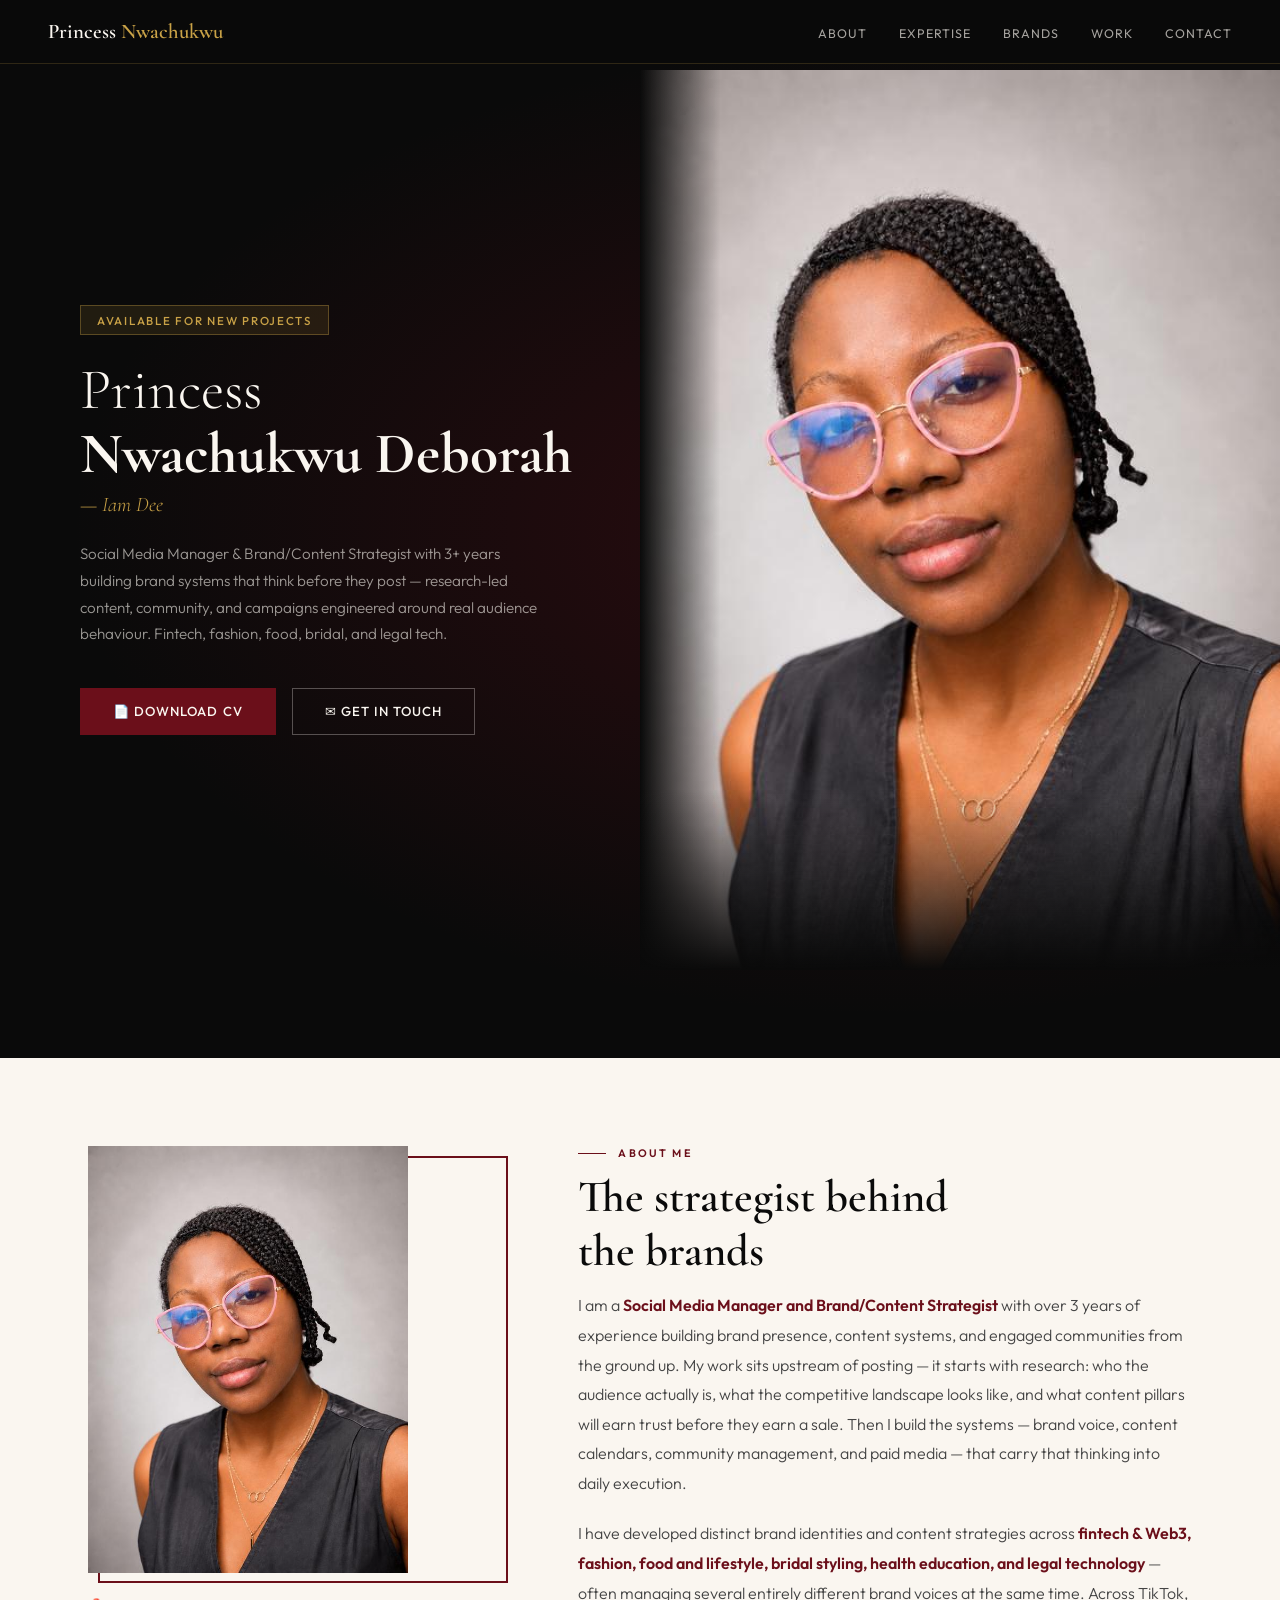
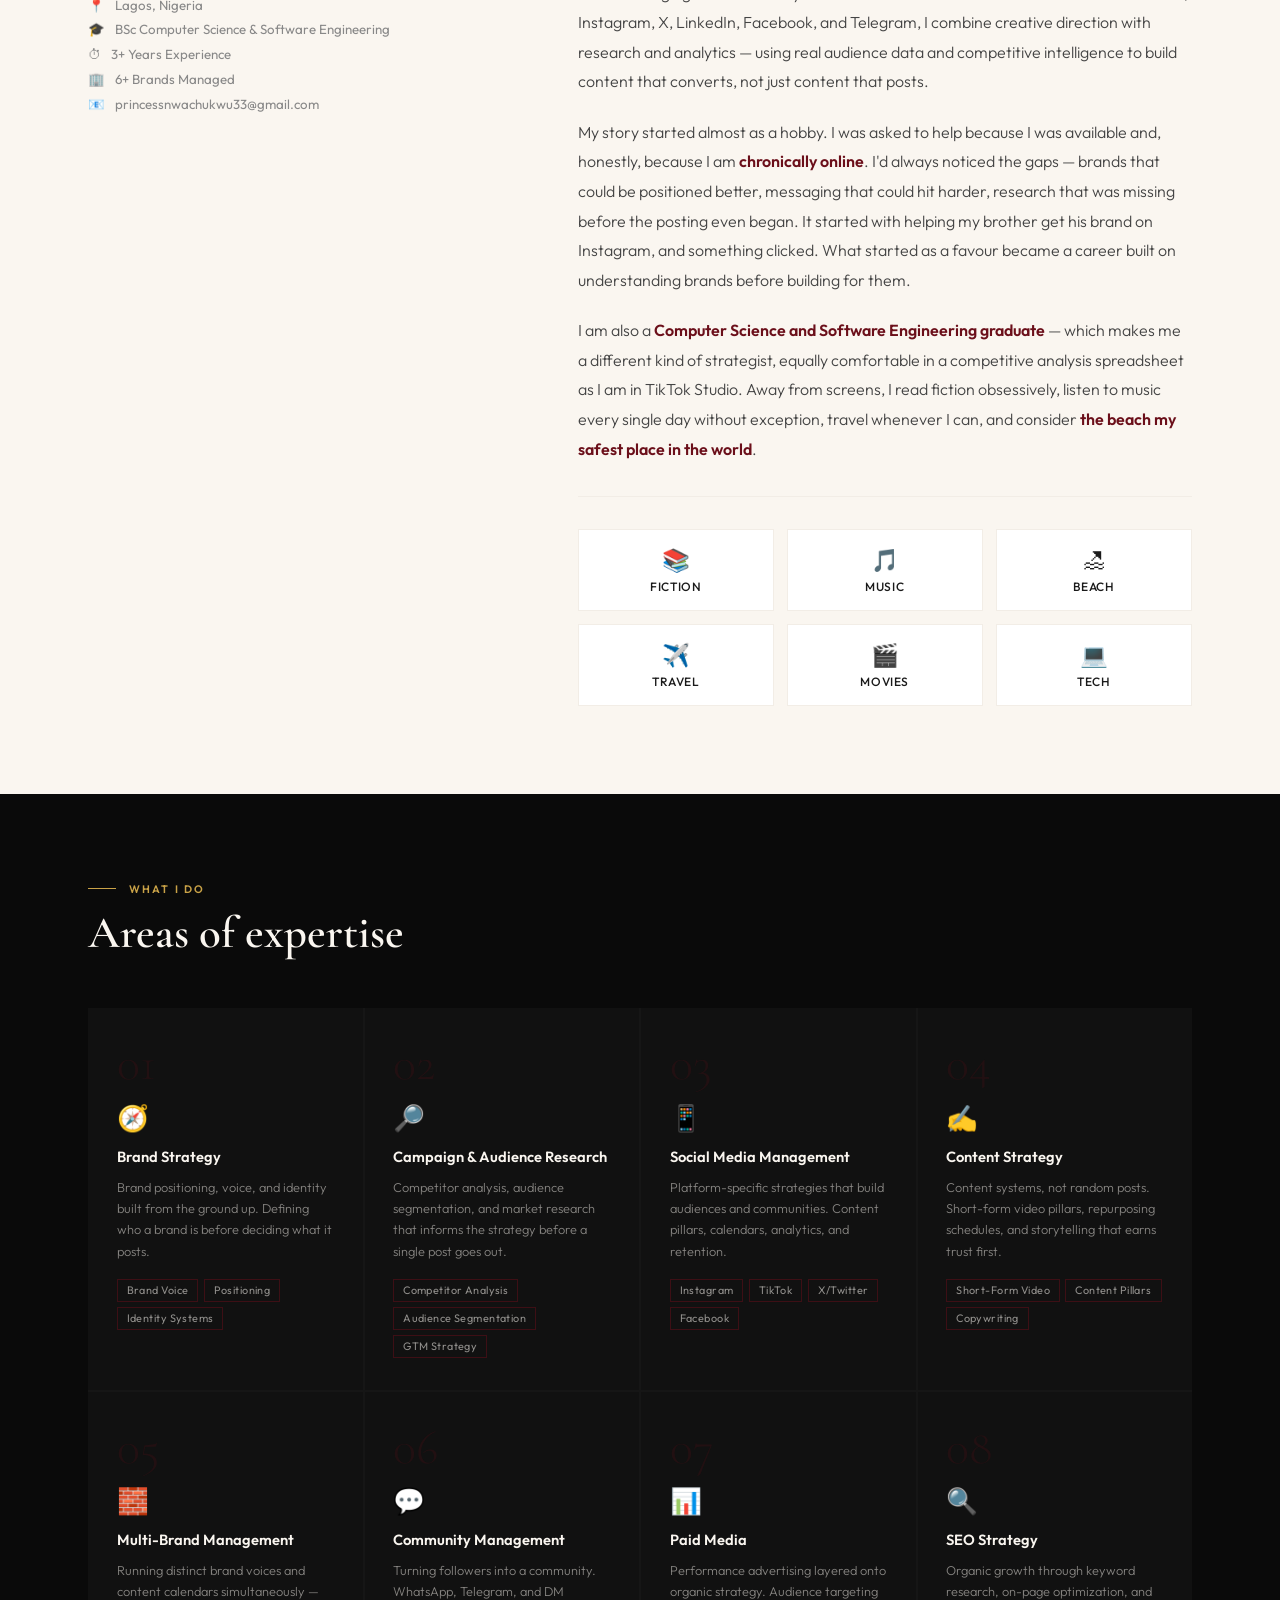
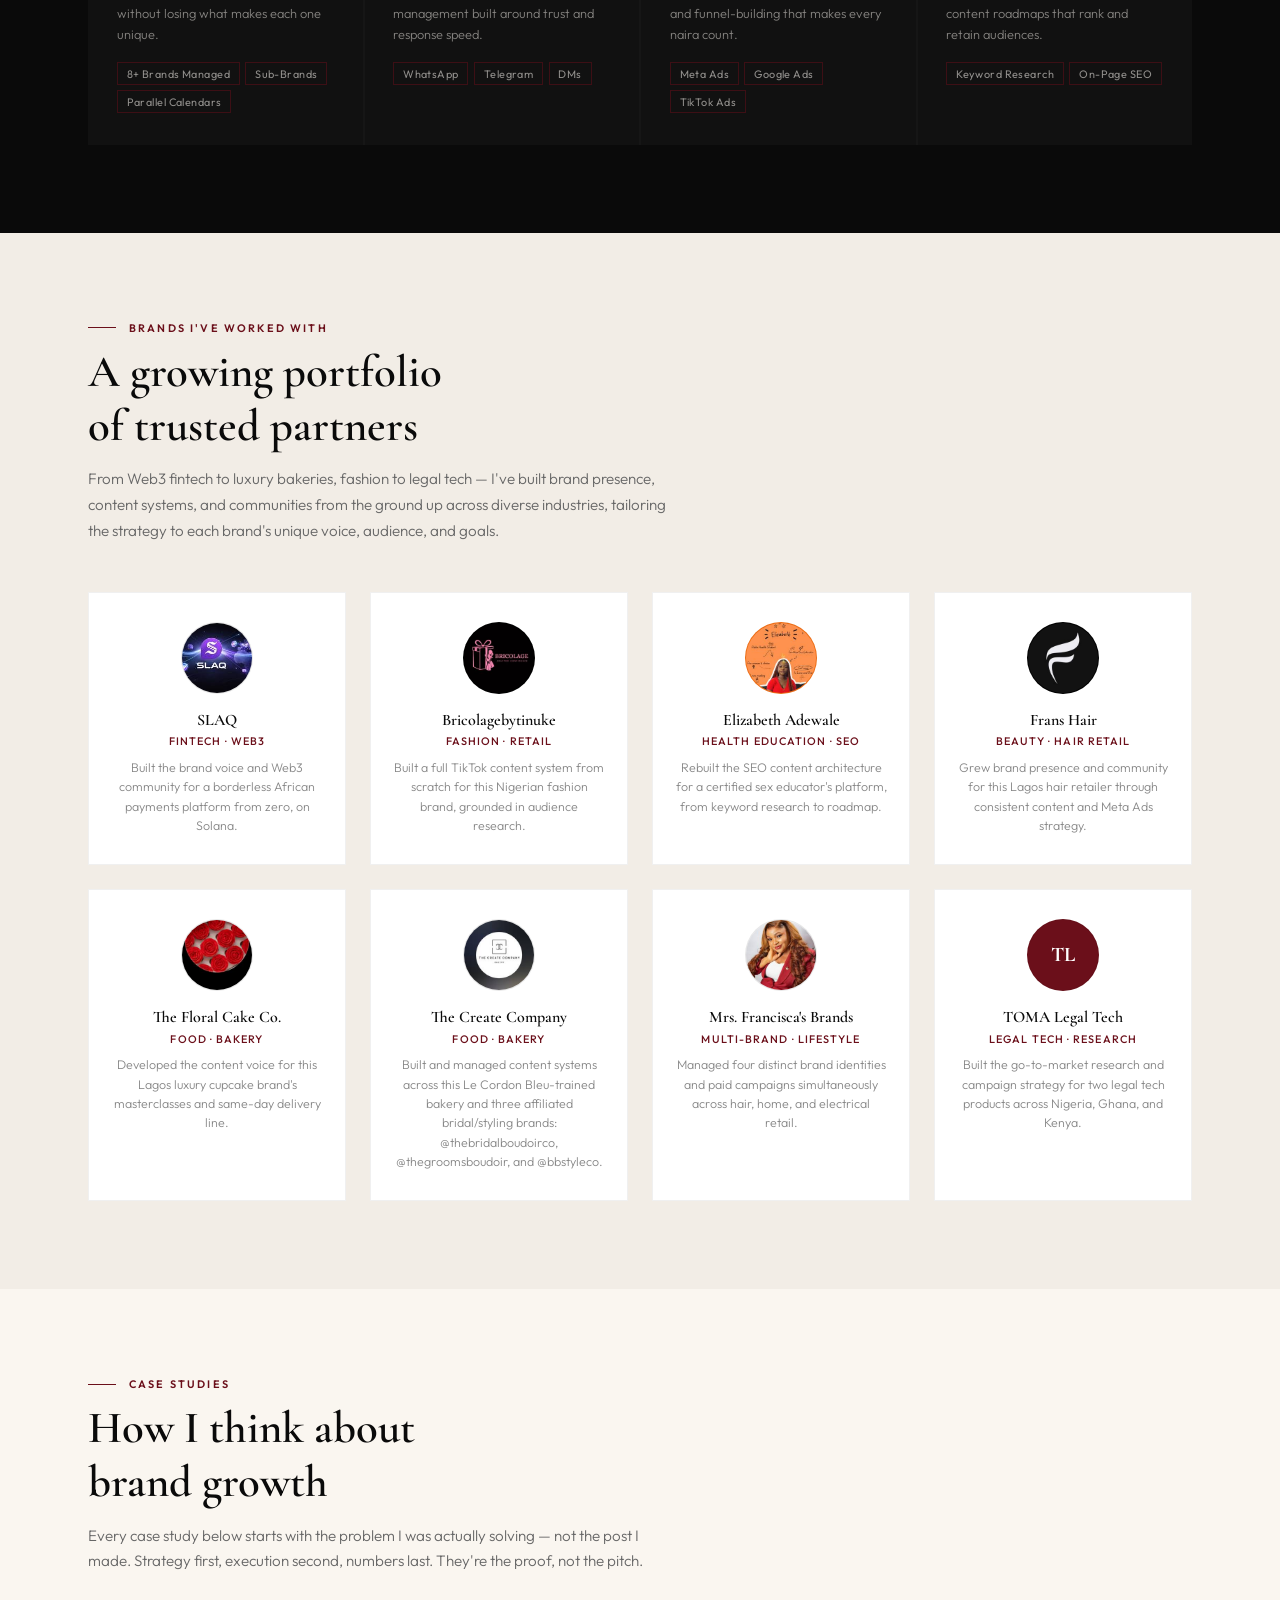
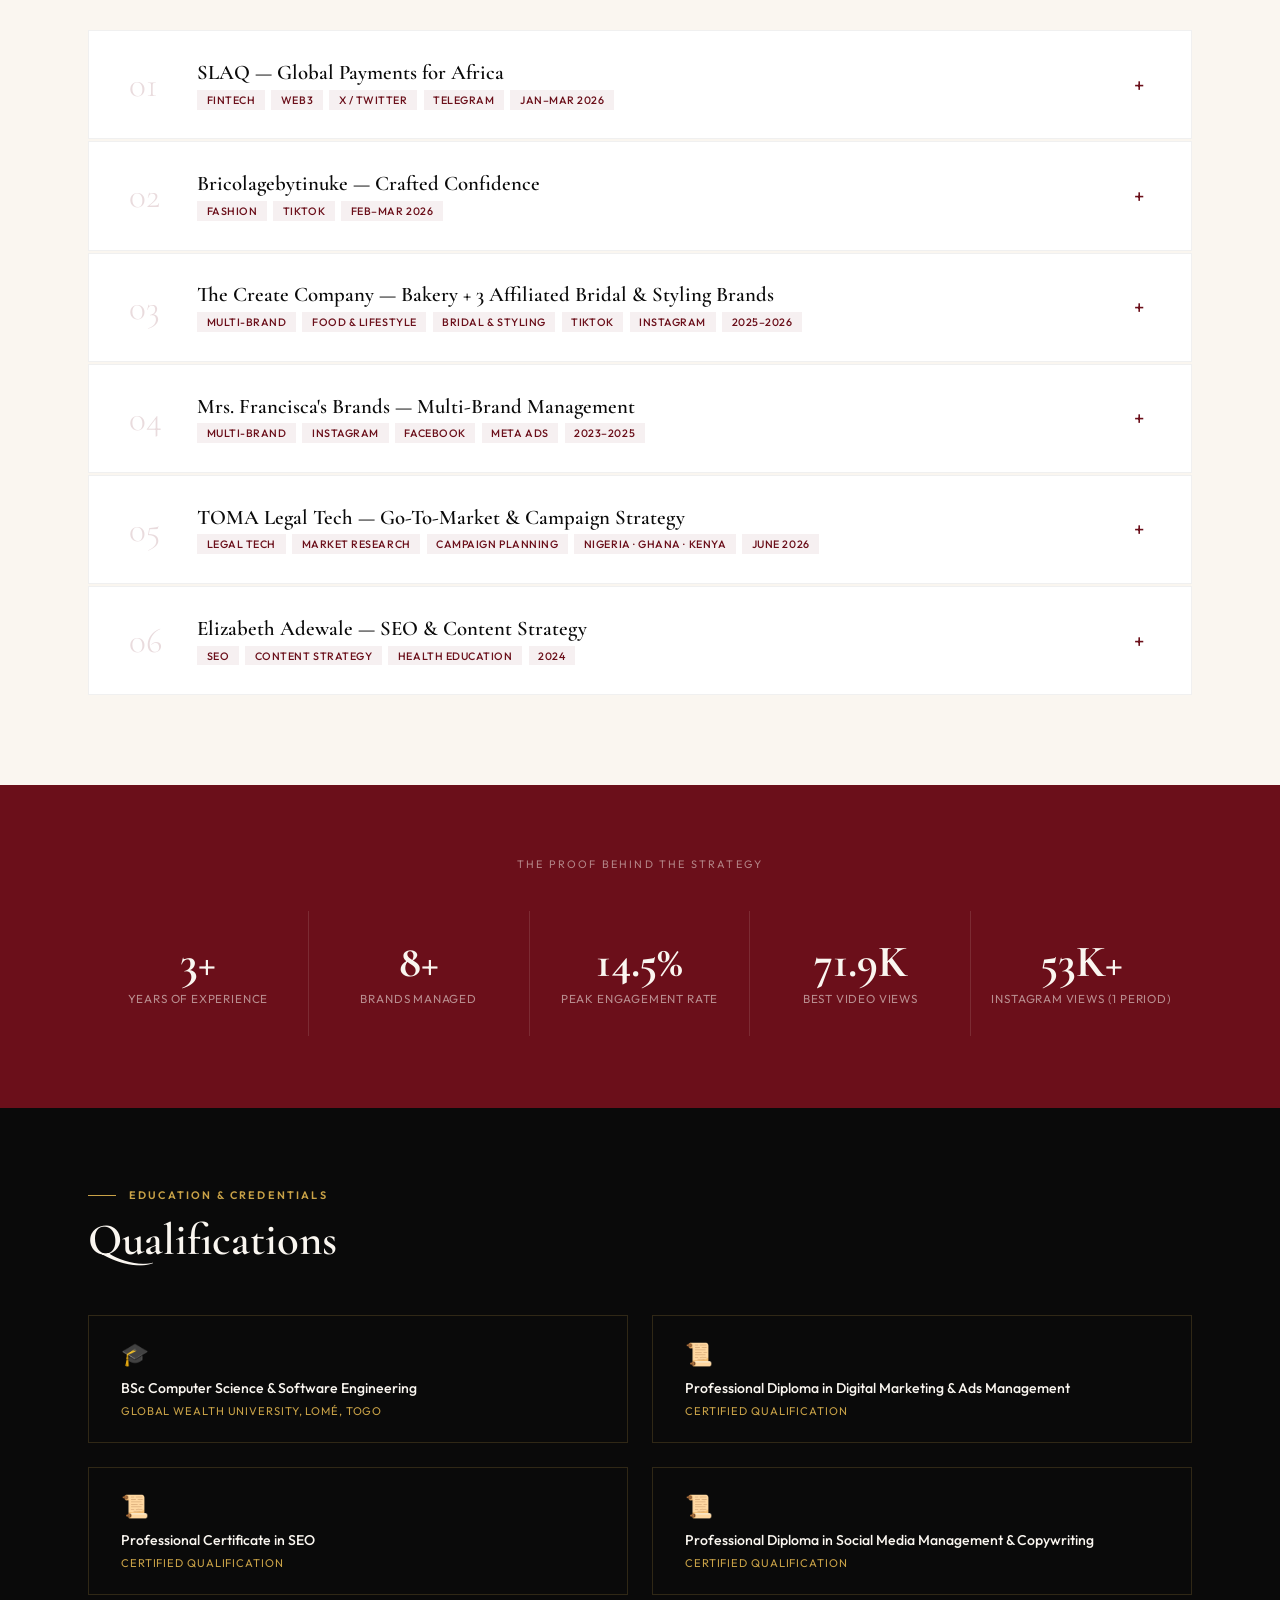
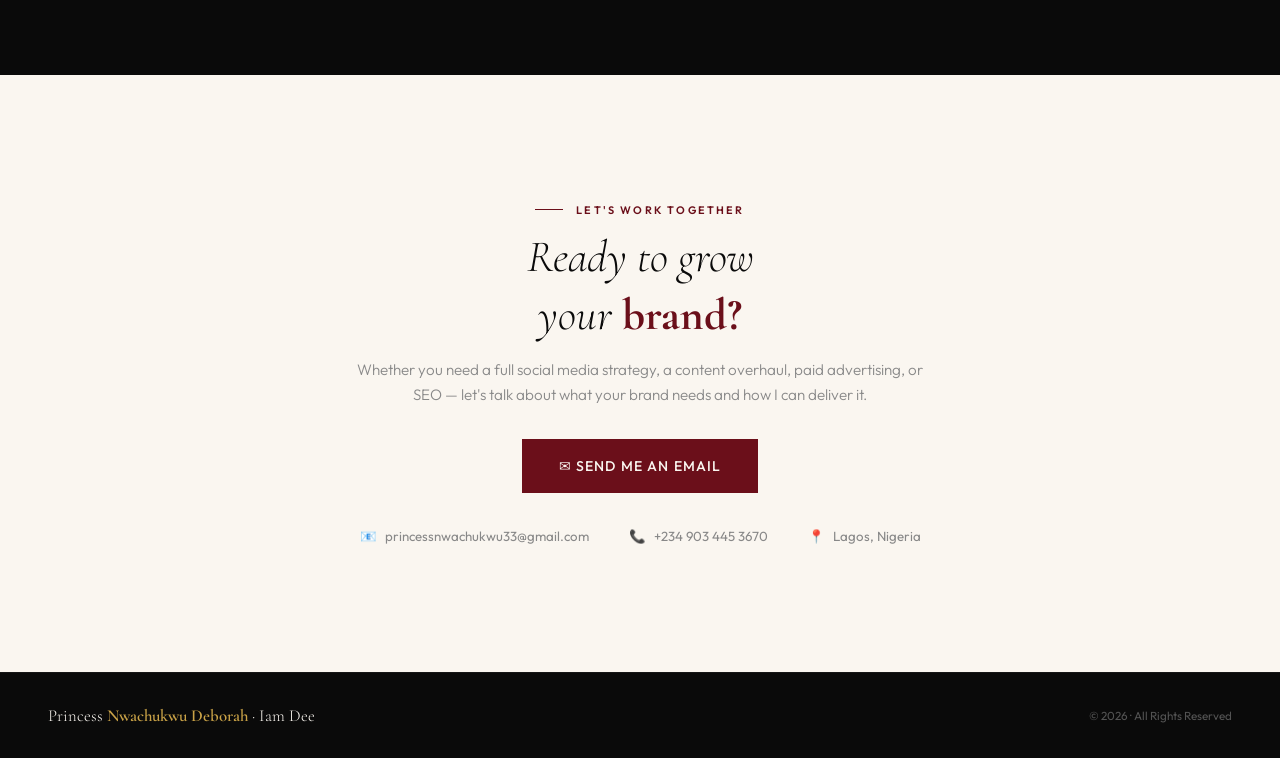
<file: index.html>
<!doctype html>
<html lang="en">
  <head>
    <meta charset="UTF-8" />
    <meta name="viewport" content="width=device-width, initial-scale=1.0" />
    <title>Princess Nwachukwu Deborah | Iam Dee</title>
    <link
      href="https://fonts.googleapis.com/css2?family=Cormorant+Garamond:ital,wght@0,300;0,400;0,600;0,700;1,300;1,400&family=Outfit:wght@300;400;500;600;700&display=swap"
      rel="stylesheet"
    />
    <style>
      :root {
        --m: #6b0f1a;
        --ow: #faf6f0;
        --ow2: #f2ede6;
        --blk: #0a0a0a;
        --gold: #c9a247;
        --gray: #888;
      }
      * {
        margin: 0;
        padding: 0;
        box-sizing: border-box;
        min-width: 0;
      }
      html {
        scroll-behavior: smooth;
      }
      body {
        font-family: "Outfit", sans-serif;
        background: var(--ow);
        color: #1a1a1a;
        overflow-x: hidden;
      }

      nav {
        position: fixed;
        top: 0;
        left: 0;
        right: 0;
        z-index: 1000;
        display: flex;
        justify-content: space-between;
        align-items: center;
        padding: 1.2rem 3rem;
        background: rgba(10, 10, 10, 0.97);
        backdrop-filter: blur(10px);
        border-bottom: 1px solid rgba(201, 162, 71, 0.2);
      }
      .nav-logo {
        font-family: "Cormorant Garamond", serif;
        font-size: 1.3rem;
        font-weight: 600;
        color: var(--ow);
      }
      .nav-logo span {
        color: var(--gold);
      }
      .nav-links {
        display: flex;
        gap: 2rem;
        list-style: none;
      }
      .nav-links a {
        color: rgba(250, 246, 240, 0.65);
        text-decoration: none;
        font-size: 0.78rem;
        font-weight: 400;
        letter-spacing: 0.08em;
        text-transform: uppercase;
        transition: color 0.3s;
      }
      .nav-links a:hover {
        color: var(--gold);
      }

      #hero {
        min-height: 100vh;
        background: var(--blk);
        display: grid;
        grid-template-columns: 1fr 1fr;
        align-items: center;
        padding-top: 70px;
        position: relative;
        overflow: hidden;
      }
      #hero::before {
        content: "";
        position: absolute;
        inset: 0;
        background: radial-gradient(
          ellipse at 70% 50%,
          rgba(107, 15, 26, 0.35) 0%,
          transparent 65%
        );
        pointer-events: none;
      }
      .hero-text {
        padding: 4rem 3rem 4rem 5rem;
        z-index: 2;
        animation: fadeInLeft 0.9s ease forwards;
      }
      .hero-tag {
        display: inline-block;
        background: rgba(201, 162, 71, 0.12);
        border: 1px solid rgba(201, 162, 71, 0.35);
        color: var(--gold);
        font-size: 0.72rem;
        font-weight: 500;
        letter-spacing: 0.15em;
        text-transform: uppercase;
        padding: 0.4rem 1rem;
        margin-bottom: 1.5rem;
      }
      .hero-name {
        font-family: "Cormorant Garamond", serif;
        font-size: clamp(2.5rem, 4.5vw, 4rem);
        font-weight: 300;
        color: var(--ow);
        line-height: 1.1;
        margin-bottom: 0.4rem;
      }
      .hero-name strong {
        font-weight: 700;
        display: block;
      }
      .hero-alias {
        font-family: "Cormorant Garamond", serif;
        font-size: 1.3rem;
        font-style: italic;
        color: var(--gold);
        margin-bottom: 1.5rem;
        font-weight: 300;
      }
      .hero-desc {
        font-size: 0.95rem;
        color: rgba(250, 246, 240, 0.6);
        line-height: 1.75;
        max-width: 460px;
        margin-bottom: 2.5rem;
        font-weight: 300;
      }
      .hero-btns {
        display: flex;
        gap: 1rem;
        flex-wrap: wrap;
      }
      .hero-cta {
        display: inline-flex;
        align-items: center;
        gap: 0.6rem;
        background: var(--m);
        color: var(--ow);
        text-decoration: none;
        padding: 0.9rem 2rem;
        font-size: 0.82rem;
        font-weight: 500;
        letter-spacing: 0.08em;
        text-transform: uppercase;
        border: 1px solid var(--m);
        transition: all 0.3s;
        cursor: pointer;
      }
      .hero-cta:hover {
        background: transparent;
        border-color: var(--gold);
        color: var(--gold);
      }
      .hero-cta.outline {
        background: transparent;
        border-color: rgba(250, 246, 240, 0.3);
        color: var(--ow);
      }
      .hero-cta.outline:hover {
        border-color: var(--gold);
        color: var(--gold);
      }
      .hero-image {
        position: relative;
        height: 100vh;
        overflow: hidden;
      }
      .hero-image img {
        width: 100%;
        height: 100%;
        object-fit: cover;
        object-position: center top;
      }
      .hero-image::before {
        content: "";
        position: absolute;
        left: 0;
        top: 0;
        bottom: 0;
        width: 80px;
        background: linear-gradient(to right, var(--blk), transparent);
        z-index: 2;
      }
      .hero-image::after {
        content: "";
        position: absolute;
        bottom: 0;
        left: 0;
        right: 0;
        height: 180px;
        background: linear-gradient(to top, var(--blk), transparent);
        z-index: 2;
      }

      section {
        padding: 5.5rem 0;
      }
      .container {
        max-width: 1200px;
        margin: 0 auto;
        padding: 0 3rem;
      }
      .section-label {
        font-size: 0.68rem;
        font-weight: 600;
        letter-spacing: 0.2em;
        text-transform: uppercase;
        color: var(--m);
        margin-bottom: 0.7rem;
        display: flex;
        align-items: center;
        gap: 0.8rem;
      }
      .section-label::before {
        content: "";
        display: inline-block;
        width: 28px;
        height: 1px;
        background: var(--m);
      }
      .section-title {
        font-family: "Cormorant Garamond", serif;
        font-size: clamp(1.9rem, 3.5vw, 2.8rem);
        font-weight: 600;
        line-height: 1.2;
        color: var(--blk);
        margin-bottom: 0.8rem;
      }

      #about {
        background: var(--ow);
      }
      .about-grid {
        display: grid;
        grid-template-columns: 1fr 1.5fr;
        gap: 5rem;
        align-items: start;
      }
      .about-left {
        position: sticky;
        top: 100px;
      }
      .about-photo-wrap {
        position: relative;
        margin-bottom: 1.5rem;
      }
      .about-photo-wrap img {
        width: 100%;
        max-width: 320px;
        aspect-ratio: 3/4;
        object-fit: cover;
        object-position: top;
        display: block;
      }
      .about-photo-wrap::after {
        content: "";
        position: absolute;
        bottom: -10px;
        right: -10px;
        left: 10px;
        top: 10px;
        border: 2px solid var(--m);
        z-index: -1;
      }
      .quick-facts {
        margin-top: 1.5rem;
        display: flex;
        flex-direction: column;
        gap: 0.55rem;
      }
      .fact {
        display: flex;
        align-items: center;
        gap: 0.6rem;
        font-size: 0.83rem;
        color: var(--gray);
      }
      .about-body {
        font-size: 1rem;
        line-height: 1.85;
        color: #444;
        font-weight: 300;
      }
      .about-body p {
        margin-bottom: 1.3rem;
      }
      .about-body strong {
        color: var(--m);
        font-weight: 600;
      }
      .interests-grid {
        display: grid;
        grid-template-columns: repeat(3, 1fr);
        gap: 0.8rem;
        margin-top: 2rem;
        padding-top: 2rem;
        border-top: 1px solid var(--ow2);
      }
      .int-item {
        text-align: center;
        padding: 1rem;
        background: white;
        border: 1px solid var(--ow2);
        transition:
          border-color 0.3s,
          transform 0.3s;
      }
      .int-item:hover {
        border-color: var(--m);
        transform: translateY(-3px);
      }
      .int-emoji {
        font-size: 1.4rem;
        margin-bottom: 0.3rem;
      }
      .int-label {
        font-size: 0.75rem;
        font-weight: 500;
        text-transform: uppercase;
        letter-spacing: 0.05em;
      }

      #expertise {
        background: var(--blk);
        color: var(--ow);
      }
      #expertise .section-title {
        color: var(--ow);
      }
      #expertise .section-label {
        color: var(--gold);
      }
      #expertise .section-label::before {
        background: var(--gold);
      }
      .exp-grid {
        display: grid;
        grid-template-columns: repeat(4, 1fr);
        gap: 2px;
        margin-top: 3rem;
        background: rgba(255, 255, 255, 0.05);
      }
      .exp-card {
        background: #111;
        padding: 2rem 1.8rem;
        position: relative;
        overflow: hidden;
        transition: background 0.3s;
      }
      .exp-card::before {
        content: "";
        position: absolute;
        bottom: 0;
        left: 0;
        right: 0;
        height: 2px;
        background: var(--m);
        transform: scaleX(0);
        transition: transform 0.3s;
        transform-origin: left;
      }
      .exp-card:hover::before {
        transform: scaleX(1);
      }
      .exp-card:hover {
        background: #161616;
      }
      .exp-num {
        font-family: "Cormorant Garamond", serif;
        font-size: 3rem;
        font-weight: 300;
        color: rgba(107, 15, 26, 0.2);
        line-height: 1;
        margin-bottom: 0.8rem;
      }
      .exp-icon {
        font-size: 1.6rem;
        margin-bottom: 0.8rem;
        display: block;
      }
      .exp-title {
        font-size: 0.92rem;
        font-weight: 600;
        color: var(--ow);
        margin-bottom: 0.7rem;
      }
      .exp-desc {
        font-size: 0.8rem;
        line-height: 1.65;
        color: rgba(250, 246, 240, 0.5);
        font-weight: 300;
      }
      .exp-tags {
        margin-top: 1.1rem;
        display: flex;
        flex-wrap: wrap;
        gap: 0.35rem;
      }
      .etag {
        font-size: 0.68rem;
        padding: 0.2rem 0.55rem;
        border: 1px solid rgba(107, 15, 26, 0.5);
        color: rgba(250, 246, 240, 0.55);
        letter-spacing: 0.04em;
      }

      #brands {
        background: var(--ow2);
      }
      .brands-intro {
        max-width: 580px;
        margin-bottom: 3rem;
      }
      .brands-intro p {
        font-size: 0.95rem;
        color: #666;
        line-height: 1.7;
        font-weight: 300;
      }
      .brands-grid {
        display: grid;
        grid-template-columns: repeat(4, 1fr);
        gap: 1.5rem;
      }
      .brand-card {
        background: white;
        border: 1px solid rgba(0, 0, 0, 0.06);
        padding: 1.8rem 1.4rem;
        text-align: center;
        transition: all 0.3s;
        position: relative;
        overflow: hidden;
      }
      .brand-card::before {
        content: "";
        position: absolute;
        top: 0;
        left: 0;
        right: 0;
        height: 3px;
        background: var(--m);
        transform: scaleX(0);
        transition: transform 0.3s;
        transform-origin: left;
      }
      .brand-card:hover::before {
        transform: scaleX(1);
      }
      .brand-card:hover {
        transform: translateY(-4px);
        box-shadow: 0 10px 35px rgba(107, 15, 26, 0.1);
      }
      .brand-logo-wrap {
        width: 72px;
        height: 72px;
        margin: 0 auto 1rem;
        border-radius: 50%;
        overflow: hidden;
        background: #f5f5f5;
        display: flex;
        align-items: center;
        justify-content: center;
        border: 1px solid rgba(0, 0, 0, 0.06);
      }
      .brand-logo-wrap img {
        width: 100%;
        height: 100%;
        object-fit: cover;
      }
      .brand-name {
        font-family: "Cormorant Garamond", serif;
        font-size: 1rem;
        font-weight: 600;
        color: var(--blk);
        margin-bottom: 0.3rem;
      }
      .brand-industry {
        font-size: 0.68rem;
        color: var(--m);
        font-weight: 500;
        letter-spacing: 0.1em;
        text-transform: uppercase;
        margin-bottom: 0.6rem;
      }
      .brand-desc {
        font-size: 0.78rem;
        color: #888;
        line-height: 1.55;
        font-weight: 300;
      }

      #work {
        background: var(--ow);
      }
      .work-intro {
        max-width: 580px;
        margin-bottom: 3.5rem;
      }
      .work-intro p {
        font-size: 0.95rem;
        color: #666;
        line-height: 1.7;
        font-weight: 300;
      }
      .case-study {
        margin-bottom: 2px;
        border: 1px solid rgba(0, 0, 0, 0.06);
        background: white;
      }
      .cs-header {
        padding: 1.8rem 2.5rem;
        display: grid;
        grid-template-columns: auto 1fr auto;
        align-items: center;
        gap: 1.5rem;
        cursor: pointer;
        transition: background 0.2s;
      }
      .cs-header:hover {
        background: rgba(107, 15, 26, 0.02);
      }
      .cs-num {
        font-family: "Cormorant Garamond", serif;
        font-size: 2.2rem;
        font-weight: 300;
        color: rgba(107, 15, 26, 0.15);
        line-height: 1;
        min-width: 44px;
      }
      .cs-brand {
        font-family: "Cormorant Garamond", serif;
        font-size: 1.3rem;
        font-weight: 600;
        color: var(--blk);
        margin-bottom: 0.3rem;
      }
      .cs-tags {
        display: flex;
        gap: 0.4rem;
        flex-wrap: wrap;
      }
      .cs-tag {
        font-size: 0.67rem;
        padding: 0.18rem 0.6rem;
        background: rgba(107, 15, 26, 0.06);
        color: var(--m);
        font-weight: 500;
        letter-spacing: 0.05em;
        text-transform: uppercase;
      }
      .cs-toggle {
        font-size: 1.2rem;
        color: var(--m);
        transition: transform 0.3s;
        min-width: 24px;
        text-align: center;
      }
      .cs-toggle.open {
        transform: rotate(45deg);
      }
      .cs-body {
        display: none;
        padding: 0 2.5rem 2.5rem;
        border-top: 1px solid rgba(0, 0, 0, 0.05);
      }
      .cs-body.open {
        display: block;
      }
      .cs-grid {
        display: grid;
        grid-template-columns: repeat(3, minmax(0, 1fr));
        gap: 2rem;
        padding-top: 2rem;
      }
      .cs-section-title {
        font-size: 0.68rem;
        font-weight: 600;
        letter-spacing: 0.15em;
        text-transform: uppercase;
        color: var(--m);
        margin-bottom: 0.7rem;
        padding-bottom: 0.4rem;
        border-bottom: 1px solid rgba(107, 15, 26, 0.1);
      }
      .cs-text {
        overflow-wrap: break-word;
        word-wrap: break-word;
        font-size: 0.86rem;
        line-height: 1.7;
        color: #555;
        font-weight: 300;
      }
      .cs-metrics {
        display: grid;
        grid-template-columns: repeat(3, minmax(0, 1fr));
        gap: 1rem;
        margin-top: 1.5rem;
        padding-top: 1.5rem;
        border-top: 1px solid rgba(0, 0, 0, 0.06);
        grid-column: 1/-1;
      }
      .metric-box {
        min-width: 0;
        background: var(--ow);
        border: 1px solid rgba(0, 0, 0, 0.05);
        padding: 1.1rem;
        text-align: center;
        position: relative;
      }
      .metric-box::before {
        content: "";
        position: absolute;
        top: 0;
        left: 0;
        right: 0;
        height: 2px;
        background: var(--m);
      }
      .metric-value {
        overflow-wrap: break-word;
        word-wrap: break-word;
        font-family: "Cormorant Garamond", serif;
        font-size: 1.8rem;
        font-weight: 700;
        color: var(--m);
        line-height: 1;
        margin-bottom: 0.3rem;
      }
      .metric-label {
        overflow-wrap: break-word;
        word-wrap: break-word;
        font-size: 0.7rem;
        color: #888;
        letter-spacing: 0.04em;
        text-transform: uppercase;
      }

      #stats {
        background: var(--m);
        padding: 4.5rem 0;
      }
      .stats-label {
        text-align: center;
        font-size: 0.68rem;
        letter-spacing: 0.2em;
        text-transform: uppercase;
        color: rgba(250, 246, 240, 0.5);
        margin-bottom: 2.5rem;
      }
      .stats-grid {
        display: grid;
        grid-template-columns: repeat(5, 1fr);
      }
      .stat-item {
        text-align: center;
        padding: 1.8rem 1rem;
        border-right: 1px solid rgba(250, 246, 240, 0.12);
      }
      .stat-item:last-child {
        border-right: none;
      }
      .stat-number {
        font-family: "Cormorant Garamond", serif;
        font-size: clamp(2.2rem, 3.5vw, 3.5rem);
        font-weight: 700;
        color: var(--ow);
        line-height: 1;
        margin-bottom: 0.4rem;
      }
      .stat-label {
        font-size: 0.73rem;
        color: rgba(250, 246, 240, 0.55);
        letter-spacing: 0.07em;
        text-transform: uppercase;
        line-height: 1.4;
      }

      #certs {
        background: var(--blk);
        padding: 5rem 0;
      }
      #certs .section-title {
        color: var(--ow);
      }
      #certs .section-label {
        color: var(--gold);
      }
      #certs .section-label::before {
        background: var(--gold);
      }
      .certs-grid {
        display: grid;
        grid-template-columns: repeat(2, 1fr);
        gap: 1.5rem;
        margin-top: 3rem;
      }
      .cert-card {
        border: 1px solid rgba(201, 162, 71, 0.2);
        padding: 1.5rem 2rem;
        transition: border-color 0.3s;
      }
      .cert-card:hover {
        border-color: var(--gold);
      }
      .cert-icon {
        font-size: 1.4rem;
        margin-bottom: 0.7rem;
      }
      .cert-title {
        font-size: 0.88rem;
        font-weight: 500;
        color: var(--ow);
        line-height: 1.4;
        margin-bottom: 0.3rem;
      }
      .cert-type {
        font-size: 0.7rem;
        color: var(--gold);
        letter-spacing: 0.08em;
        text-transform: uppercase;
      }

      #contact {
        background: var(--ow);
        padding: 8rem 0;
        text-align: center;
      }
      .contact-inner {
        max-width: 580px;
        margin: 0 auto;
      }
      .contact-tagline {
        font-family: "Cormorant Garamond", serif;
        font-size: clamp(1.9rem, 3.5vw, 2.8rem);
        font-weight: 300;
        color: var(--blk);
        line-height: 1.3;
        margin-bottom: 0.8rem;
        font-style: italic;
      }
      .contact-tagline strong {
        font-style: normal;
        font-weight: 700;
        color: var(--m);
      }
      .contact-sub {
        font-size: 0.95rem;
        color: #888;
        margin-bottom: 2rem;
        font-weight: 300;
        line-height: 1.65;
      }
      .contact-btn {
        display: inline-flex;
        align-items: center;
        gap: 0.7rem;
        background: var(--m);
        color: var(--ow);
        text-decoration: none;
        padding: 1rem 2.2rem;
        font-size: 0.88rem;
        font-weight: 500;
        letter-spacing: 0.08em;
        text-transform: uppercase;
        transition: all 0.3s;
        border: 2px solid var(--m);
      }
      .contact-btn:hover {
        background: transparent;
        color: var(--m);
      }
      .contact-details {
        margin-top: 2.2rem;
        display: flex;
        justify-content: center;
        gap: 2.5rem;
        flex-wrap: wrap;
      }
      .cdet {
        display: flex;
        align-items: center;
        gap: 0.5rem;
        font-size: 0.83rem;
        color: #888;
      }
      .cdet span:first-child {
        color: var(--m);
      }

      footer {
        background: var(--blk);
        padding: 2rem 3rem;
        display: flex;
        justify-content: space-between;
        align-items: center;
        border-top: 1px solid rgba(255, 255, 255, 0.05);
      }
      .footer-brand {
        font-family: "Cormorant Garamond", serif;
        font-size: 1.05rem;
        color: var(--ow);
        font-weight: 300;
      }
      .footer-brand span {
        color: var(--gold);
        font-weight: 600;
      }
      .footer-copy {
        font-size: 0.73rem;
        color: rgba(255, 255, 255, 0.3);
      }

      .fade-up {
        opacity: 0;
        transform: translateY(25px);
        transition:
          opacity 0.65s ease,
          transform 0.65s ease;
      }
      .fade-up.visible {
        opacity: 1;
        transform: translateY(0);
      }
      @keyframes fadeInLeft {
        from {
          opacity: 0;
          transform: translateX(-25px);
        }
        to {
          opacity: 1;
          transform: translateX(0);
        }
      }

      @media (max-width: 1024px) {
        #hero {
          grid-template-columns: 1fr;
        }
        .hero-text {
          padding: 7rem 2rem 3rem;
          text-align: center;
        }
        .hero-image {
          height: 60vh;
        }
        .about-grid {
          grid-template-columns: 1fr;
          gap: 2.5rem;
        }
        .about-left {
          position: static;
        }
        .exp-grid {
          grid-template-columns: 1fr 1fr;
        }
        .brands-grid {
          grid-template-columns: repeat(3, 1fr);
        }
        .stats-grid {
          grid-template-columns: repeat(3, 1fr);
        }
        .certs-grid {
          grid-template-columns: 1fr;
        }
      }
      @media (max-width: 768px) {
        nav {
          padding: 1rem 1.5rem;
        }
        .nav-links {
          display: none;
        }
        .container {
          padding: 0 1.5rem;
        }
        .exp-grid {
          grid-template-columns: 1fr;
        }
        .brands-grid {
          grid-template-columns: 1fr 1fr;
        }
        .cs-grid {
          grid-template-columns: minmax(0, 1fr);
        }
        .cs-metrics {
          grid-template-columns: repeat(2, minmax(0, 1fr));
        }
        .stats-grid {
          grid-template-columns: 1fr 1fr;
        }
        footer {
          flex-direction: column;
          gap: 0.8rem;
          text-align: center;
        }
      }
    </style>
  </head>
  <body>
    <nav>
      <div class="nav-logo">Princess <span>Nwachukwu</span></div>
      <ul class="nav-links">
        <li><a href="#about">About</a></li>
        <li><a href="#expertise">Expertise</a></li>
        <li><a href="#brands">Brands</a></li>
        <li><a href="#work">Work</a></li>
        <li><a href="#contact">Contact</a></li>
      </ul>
    </nav>

    <section id="hero">
      <div class="hero-text">
        <div class="hero-tag">Available for New Projects</div>
        <h1 class="hero-name">Princess<strong>Nwachukwu Deborah</strong></h1>
        <p class="hero-alias">— Iam Dee</p>
        <p class="hero-desc">
          Social Media Manager &amp; Brand/Content Strategist with 3+ years
          building brand systems that think before they post — research-led
          content, community, and campaigns engineered around real audience
          behaviour. Fintech, fashion, food, bridal, and legal tech.
        </p>
        <div class="hero-btns">
          <a href="#" id="cvDownloadBtn" class="hero-cta">📄 Download CV</a>
          <a
            href="mailto:princessnwachukwu33@gmail.com"
            id="heroEmailBtn"
            class="hero-cta outline"
            >✉ Get in Touch</a
          >
        </div>
      </div>
      <div class="hero-image">
        <img
          src="[data-uri]"
          alt="Princess Nwachukwu Deborah"
        />
      </div>
    </section>

    <section id="about">
      <div class="container">
        <div class="about-grid">
          <div class="about-left fade-up">
            <div class="about-photo-wrap">
              <img
                src="[data-uri]"
                alt="Princess Nwachukwu Deborah"
              />
            </div>
            <div class="quick-facts">
              <div class="fact"><span>📍</span><span>Lagos, Nigeria</span></div>
              <div class="fact">
                <span>🎓</span
                ><span>BSc Computer Science &amp; Software Engineering</span>
              </div>
              <div class="fact">
                <span>⏱</span><span>3+ Years Experience</span>
              </div>
              <div class="fact">
                <span>🏢</span><span>6+ Brands Managed</span>
              </div>
              <div class="fact">
                <span>📧</span><span>princessnwachukwu33@gmail.com</span>
              </div>
            </div>
          </div>
          <div class="fade-up">
            <div class="section-label">About Me</div>
            <h2 class="section-title">The strategist behind<br />the brands</h2>
            <div class="about-body">
              <p>
                I am a
                <strong
                  >Social Media Manager and Brand/Content Strategist</strong
                >
                with over 3 years of experience building brand presence, content
                systems, and engaged communities from the ground up. My work
                sits upstream of posting — it starts with research: who the
                audience actually is, what the competitive landscape looks like,
                and what content pillars will earn trust before they earn a
                sale. Then I build the systems — brand voice, content calendars,
                community management, and paid media — that carry that thinking
                into daily execution.
              </p>
              <p>
                I have developed distinct brand identities and content
                strategies across
                <strong
                  >fintech &amp; Web3, fashion, food and lifestyle, bridal
                  styling, health education, and legal technology</strong
                >
                — often managing several entirely different brand voices at the
                same time. Across TikTok, Instagram, X, LinkedIn, Facebook, and
                Telegram, I combine creative direction with research and
                analytics — using real audience data and competitive
                intelligence to build content that converts, not just content
                that posts.
              </p>
              <p>
                My story started almost as a hobby. I was asked to help because
                I was available and, honestly, because I am
                <strong>chronically online</strong>. I'd always noticed the gaps
                — brands that could be positioned better, messaging that could
                hit harder, research that was missing before the posting even
                began. It started with helping my brother get his brand on
                Instagram, and something clicked. What started as a favour
                became a career built on understanding brands before building
                for them.
              </p>
              <p>
                I am also a
                <strong
                  >Computer Science and Software Engineering graduate</strong
                >
                — which makes me a different kind of strategist, equally
                comfortable in a competitive analysis spreadsheet as I am in
                TikTok Studio. Away from screens, I read fiction obsessively,
                listen to music every single day without exception, travel
                whenever I can, and consider
                <strong>the beach my safest place in the world</strong>.
              </p>
            </div>
            <div class="interests-grid">
              <div class="int-item">
                <div class="int-emoji">📚</div>
                <div class="int-label">Fiction</div>
              </div>
              <div class="int-item">
                <div class="int-emoji">🎵</div>
                <div class="int-label">Music</div>
              </div>
              <div class="int-item">
                <div class="int-emoji">🏖</div>
                <div class="int-label">Beach</div>
              </div>
              <div class="int-item">
                <div class="int-emoji">✈️</div>
                <div class="int-label">Travel</div>
              </div>
              <div class="int-item">
                <div class="int-emoji">🎬</div>
                <div class="int-label">Movies</div>
              </div>
              <div class="int-item">
                <div class="int-emoji">💻</div>
                <div class="int-label">Tech</div>
              </div>
            </div>
          </div>
        </div>
      </div>
    </section>

    <section id="expertise">
      <div class="container">
        <div class="section-label">What I Do</div>
        <h2 class="section-title">Areas of expertise</h2>
        <div class="exp-grid">
          <div class="exp-card fade-up">
            <div class="exp-num">01</div>
            <span class="exp-icon">🧭</span>
            <div class="exp-title">Brand Strategy</div>
            <div class="exp-desc">
              Brand positioning, voice, and identity built from the ground up.
              Defining who a brand is before deciding what it posts.
            </div>
            <div class="exp-tags">
              <span class="etag">Brand Voice</span
              ><span class="etag">Positioning</span
              ><span class="etag">Identity Systems</span>
            </div>
          </div>
          <div class="exp-card fade-up">
            <div class="exp-num">02</div>
            <span class="exp-icon">🔎</span>
            <div class="exp-title">Campaign &amp; Audience Research</div>
            <div class="exp-desc">
              Competitor analysis, audience segmentation, and market research
              that informs the strategy before a single post goes out.
            </div>
            <div class="exp-tags">
              <span class="etag">Competitor Analysis</span
              ><span class="etag">Audience Segmentation</span
              ><span class="etag">GTM Strategy</span>
            </div>
          </div>
          <div class="exp-card fade-up">
            <div class="exp-num">03</div>
            <span class="exp-icon">📱</span>
            <div class="exp-title">Social Media Management</div>
            <div class="exp-desc">
              Platform-specific strategies that build audiences and communities.
              Content pillars, calendars, analytics, and retention.
            </div>
            <div class="exp-tags">
              <span class="etag">Instagram</span><span class="etag">TikTok</span
              ><span class="etag">X/Twitter</span
              ><span class="etag">Facebook</span>
            </div>
          </div>
          <div class="exp-card fade-up">
            <div class="exp-num">04</div>
            <span class="exp-icon">✍️</span>
            <div class="exp-title">Content Strategy</div>
            <div class="exp-desc">
              Content systems, not random posts. Short-form video pillars,
              repurposing schedules, and storytelling that earns trust first.
            </div>
            <div class="exp-tags">
              <span class="etag">Short-Form Video</span
              ><span class="etag">Content Pillars</span
              ><span class="etag">Copywriting</span>
            </div>
          </div>
          <div class="exp-card fade-up">
            <div class="exp-num">05</div>
            <span class="exp-icon">🧱</span>
            <div class="exp-title">Multi-Brand Management</div>
            <div class="exp-desc">
              Running distinct brand voices and content calendars simultaneously
              — without losing what makes each one unique.
            </div>
            <div class="exp-tags">
              <span class="etag">8+ Brands Managed</span
              ><span class="etag">Sub-Brands</span
              ><span class="etag">Parallel Calendars</span>
            </div>
          </div>
          <div class="exp-card fade-up">
            <div class="exp-num">06</div>
            <span class="exp-icon">💬</span>
            <div class="exp-title">Community Management</div>
            <div class="exp-desc">
              Turning followers into a community. WhatsApp, Telegram, and DM
              management built around trust and response speed.
            </div>
            <div class="exp-tags">
              <span class="etag">WhatsApp</span
              ><span class="etag">Telegram</span><span class="etag">DMs</span>
            </div>
          </div>
          <div class="exp-card fade-up">
            <div class="exp-num">07</div>
            <span class="exp-icon">📊</span>
            <div class="exp-title">Paid Media</div>
            <div class="exp-desc">
              Performance advertising layered onto organic strategy. Audience
              targeting and funnel-building that makes every naira count.
            </div>
            <div class="exp-tags">
              <span class="etag">Meta Ads</span
              ><span class="etag">Google Ads</span
              ><span class="etag">TikTok Ads</span>
            </div>
          </div>
          <div class="exp-card fade-up">
            <div class="exp-num">08</div>
            <span class="exp-icon">🔍</span>
            <div class="exp-title">SEO Strategy</div>
            <div class="exp-desc">
              Organic growth through keyword research, on-page optimization, and
              content roadmaps that rank and retain audiences.
            </div>
            <div class="exp-tags">
              <span class="etag">Keyword Research</span
              ><span class="etag">On-Page SEO</span>
            </div>
          </div>
        </div>
      </div>
    </section>

    <section id="brands">
      <div class="container">
        <div class="section-label">Brands I've Worked With</div>
        <h2 class="section-title">
          A growing portfolio<br />of trusted partners
        </h2>
        <div class="brands-intro">
          <p>
            From Web3 fintech to luxury bakeries, fashion to legal tech — I've
            built brand presence, content systems, and communities from the
            ground up across diverse industries, tailoring the strategy to each
            brand's unique voice, audience, and goals.
          </p>
        </div>
        <div class="brands-grid">
          <div class="brand-card fade-up">
            <div class="brand-logo-wrap">
              <img
                src="[data-uri]"
                alt="SLAQ"
              />
            </div>
            <div class="brand-name">SLAQ</div>
            <div class="brand-industry">Fintech · Web3</div>
            <div class="brand-desc">
              Built the brand voice and Web3 community for a borderless African
              payments platform from zero, on Solana.
            </div>
          </div>
          <div class="brand-card fade-up">
            <div class="brand-logo-wrap" style="background: #000">
              <img
                src="[data-uri]"
                alt="Bricolagebytinuke"
              />
            </div>
            <div class="brand-name">Bricolagebytinuke</div>
            <div class="brand-industry">Fashion · Retail</div>
            <div class="brand-desc">
              Built a full TikTok content system from scratch for this Nigerian
              fashion brand, grounded in audience research.
            </div>
          </div>
          <div class="brand-card fade-up">
            <div class="brand-logo-wrap" style="background: #f97316">
              <img
                src="[data-uri]"
                alt="Elizabeth Adewale"
              />
            </div>
            <div class="brand-name">Elizabeth Adewale</div>
            <div class="brand-industry">Health Education · SEO</div>
            <div class="brand-desc">
              Rebuilt the SEO content architecture for a certified sex
              educator's platform, from keyword research to roadmap.
            </div>
          </div>
          <div class="brand-card fade-up">
            <div class="brand-logo-wrap" style="background: #000">
              <img
                src="[data-uri]"
                alt="Frans Hair"
              />
            </div>
            <div class="brand-name">Frans Hair</div>
            <div class="brand-industry">Beauty · Hair Retail</div>
            <div class="brand-desc">
              Grew brand presence and community for this Lagos hair retailer
              through consistent content and Meta Ads strategy.
            </div>
          </div>
          <div class="brand-card fade-up">
            <div class="brand-logo-wrap">
              <img
                src="[data-uri]"
                alt="Floral Cake Co"
              />
            </div>
            <div class="brand-name">The Floral Cake Co.</div>
            <div class="brand-industry">Food · Bakery</div>
            <div class="brand-desc">
              Developed the content voice for this Lagos luxury cupcake brand's
              masterclasses and same-day delivery line.
            </div>
          </div>
          <div class="brand-card fade-up">
            <div class="brand-logo-wrap">
              <img
                src="[data-uri]"
                alt="The Create Company"
              />
            </div>
            <div class="brand-name">The Create Company</div>
            <div class="brand-industry">Food · Bakery</div>
            <div class="brand-desc">
              Built and managed content systems across this Le Cordon
              Bleu-trained bakery and three affiliated bridal/styling brands:
              @thebridalboudoirco, @thegroomsboudoir, and @bbstyleco.
            </div>
          </div>
          <div class="brand-card fade-up">
            <div class="brand-logo-wrap">
              <img
                src="[data-uri]"
                alt="Mrs Francisca"
              />
            </div>
            <div class="brand-name">Mrs. Francisca's Brands</div>
            <div class="brand-industry">Multi-Brand · Lifestyle</div>
            <div class="brand-desc">
              Managed four distinct brand identities and paid campaigns
              simultaneously across hair, home, and electrical retail.
            </div>
          </div>
          <div class="brand-card fade-up">
            <div class="brand-logo-wrap" style="background: #6b0f1a">
              <span
                style="
                  color: #fff;
                  font-family: &quot;Cormorant Garamond&quot;, serif;
                  font-weight: 700;
                  font-size: 1.3rem;
                "
                >TL</span
              >
            </div>
            <div class="brand-name">TOMA Legal Tech</div>
            <div class="brand-industry">Legal Tech · Research</div>
            <div class="brand-desc">
              Built the go-to-market research and campaign strategy for two
              legal tech products across Nigeria, Ghana, and Kenya.
            </div>
          </div>
        </div>
      </div>
    </section>

    <section id="work">
      <div class="container">
        <div class="section-label">Case Studies</div>
        <h2 class="section-title">How I think about<br />brand growth</h2>
        <div class="work-intro">
          <p>
            Every case study below starts with the problem I was actually
            solving — not the post I made. Strategy first, execution second,
            numbers last. They're the proof, not the pitch.
          </p>
        </div>

        <div class="case-study fade-up">
          <div class="cs-header" onclick="toggleCase(this)">
            <div class="cs-num">01</div>
            <div>
              <div class="cs-brand">SLAQ — Global Payments for Africa</div>
              <div class="cs-tags">
                <span class="cs-tag">Fintech</span
                ><span class="cs-tag">Web3</span
                ><span class="cs-tag">X / Twitter</span
                ><span class="cs-tag">Telegram</span
                ><span class="cs-tag">Jan–Mar 2026</span>
              </div>
            </div>
            <div class="cs-toggle">+</div>
          </div>
          <div class="cs-body">
            <div class="cs-grid">
              <div>
                <div class="cs-section-title">The Strategic Problem</div>
                <p class="cs-text">
                  SLAQ was launching a borderless African payments product into
                  a market that is structurally wary of Web3 and crypto. The
                  real question wasn't "how do we post" — it was "how do you
                  earn trust for a blockchain product with zero social proof?"
                  Starting point: 9 X followers, 3 Telegram members.
                </p>
              </div>
              <div>
                <div class="cs-section-title">The Approach</div>
                <p class="cs-text">
                  Built a brand voice that led with education, not product.
                  Complex blockchain payment features were translated into
                  sharp, accessible copy that built understanding before asking
                  for belief. Community tagging drove organic discovery, while
                  daily, responsive Telegram management converted curiosity into
                  trust.
                </p>
              </div>
              <div>
                <div class="cs-section-title">The Result</div>
                <p class="cs-text">
                  An engagement rate of 14.5% — nearly 10x the typical 1–3%
                  benchmark for the space — shows this wasn't passive reach, it
                  was an audience that actually cared. Trust was earned before
                  it was asked for, and the numbers followed.
                </p>
              </div>
              <div class="cs-metrics">
                <div class="metric-box">
                  <div class="metric-value">+1,144%</div>
                  <div class="metric-label">X Follower Growth (9 → 112)</div>
                </div>
                <div class="metric-box">
                  <div class="metric-value">+2,267%</div>
                  <div class="metric-label">Telegram Growth (3 → 71)</div>
                </div>
                <div class="metric-box">
                  <div class="metric-value">14.5%</div>
                  <div class="metric-label">Engagement Rate (avg 1–3%)</div>
                </div>
                <div class="metric-box">
                  <div class="metric-value">10.7K</div>
                  <div class="metric-label">Total Impressions</div>
                </div>
                <div class="metric-box">
                  <div class="metric-value">1.5K</div>
                  <div class="metric-label">Total Engagements</div>
                </div>
                <div class="metric-box">
                  <div class="metric-value">1.6K</div>
                  <div class="metric-label">Best Post Impressions</div>
                </div>
              </div>
            </div>
          </div>
        </div>

        <div class="case-study fade-up">
          <div class="cs-header" onclick="toggleCase(this)">
            <div class="cs-num">02</div>
            <div>
              <div class="cs-brand">Bricolagebytinuke — Crafted Confidence</div>
              <div class="cs-tags">
                <span class="cs-tag">Fashion</span
                ><span class="cs-tag">TikTok</span
                ><span class="cs-tag">Feb–Mar 2026</span>
              </div>
            </div>
            <div class="cs-toggle">+</div>
          </div>
          <div class="cs-body">
            <div class="cs-grid">
              <div>
                <div class="cs-section-title">The Strategic Problem</div>
                <p class="cs-text">
                  A Nigerian fashion brand needed a TikTok presence from zero —
                  175 followers, no content history, no proof of what this
                  audience even responds to. The job wasn't "post consistently,"
                  it was figure out, through testing, exactly what a style-savvy
                  Nigerian audience wants to see — before scaling spend or
                  effort behind it.
                </p>
              </div>
              <div>
                <div class="cs-section-title">The Approach</div>
                <p class="cs-text">
                  Built a multi-pillar content system — trending audio, styling
                  videos, GRWM, behind-the-scenes process content, and a
                  deliberate repurposing schedule — then used each month's
                  analytics to refine the next. By month three, the data pointed
                  clearly to process/craft content as the breakthrough format,
                  so the content calendar was rebuilt around it.
                </p>
              </div>
              <div>
                <div class="cs-section-title">The Result</div>
                <p class="cs-text">
                  Comments and shares — the higher-value signals over passive
                  views — grew 209% and 314% respectively across the engagement.
                  A repurposed video outperformed both its originals by +562
                  views, +54 likes, and +5 saves, proving the repurposing
                  strategy wasn't a guess — it was a system that worked.
                </p>
              </div>
              <div class="cs-metrics">
                <div class="metric-box">
                  <div class="metric-value">+132%</div>
                  <div class="metric-label">Follower Growth (175 → 406)</div>
                </div>
                <div class="metric-box">
                  <div class="metric-value">+206%</div>
                  <div class="metric-label">Views Growth (17K → 52K)</div>
                </div>
                <div class="metric-box">
                  <div class="metric-value">+314%</div>
                  <div class="metric-label">Shares Increase</div>
                </div>
                <div class="metric-box">
                  <div class="metric-value">+227%</div>
                  <div class="metric-label">Profile Visits (306 → 1,000)</div>
                </div>
                <div class="metric-box">
                  <div class="metric-value">+209%</div>
                  <div class="metric-label">Comments Growth</div>
                </div>
                <div class="metric-box">
                  <div class="metric-value">+103%</div>
                  <div class="metric-label">Saves Growth</div>
                </div>
              </div>
            </div>
          </div>
        </div>

        <div class="case-study fade-up">
          <div class="cs-header" onclick="toggleCase(this)">
            <div class="cs-num">03</div>
            <div>
              <div class="cs-brand">
                The Create Company — Bakery + 3 Affiliated Bridal &amp; Styling
                Brands
              </div>
              <div class="cs-tags">
                <span class="cs-tag">Multi-Brand</span
                ><span class="cs-tag">Food &amp; Lifestyle</span
                ><span class="cs-tag">Bridal &amp; Styling</span
                ><span class="cs-tag">TikTok</span
                ><span class="cs-tag">Instagram</span
                ><span class="cs-tag">2025–2026</span>
              </div>
            </div>
            <div class="cs-toggle">+</div>
          </div>
          <div class="cs-body">
            <div class="cs-grid">
              <div>
                <div class="cs-section-title">The Strategic Problem</div>
                <p class="cs-text">
                  A Le Cordon Bleu-trained luxury bakery needed a digital
                  presence that matched its product quality. The scope quickly
                  expanded beyond the bakery itself to three affiliated bridal
                  and styling brands under the same umbrella — each with a
                  distinct audience, voice, and visual identity that needed to
                  run independently and simultaneously without diluting one
                  another or the parent brand.
                </p>
              </div>
              <div>
                <div class="cs-section-title">The Multi-Brand Approach</div>
                <p class="cs-text">
                  Built and managed four parallel content strategies under one
                  roof: <strong>The Create Company</strong> (aesthetic bakery
                  content and behind-the-scenes process),
                  <strong>@thebridalboudoirco</strong> (destination bridal
                  styling across Lagos),
                  <strong>@thegroomsboudoir</strong> (groom styling and couple
                  styling for destination weddings), and
                  <strong>@bbstyleco</strong> (occasion and event styling). Each
                  brand had its own content pillars, posting cadence, and voice
                  — including culturally specific bridal moments (Igbo, Igala,
                  Ghanaian) and destination wedding storytelling — all developed
                  and executed at the same time.
                </p>
              </div>
              <div>
                <div class="cs-section-title">The Result</div>
                <p class="cs-text">
                  Running four brand identities simultaneously didn't dilute any
                  of them. The Create Company's cultural moment — the IShowSpeed
                  21st-birthday-cake series — became its defining content arc at
                  71.9K views on the lead video. In parallel,
                  @thebridalboudoirco grew to 182.8K TikTok likes. This is the
                  clearest proof point of the ability to hold multiple brand
                  voices distinctly and run them all at a high standard, at
                  once.
                </p>
              </div>
              <div class="cs-metrics">
                <div class="metric-box">
                  <div class="metric-value">4</div>
                  <div class="metric-label">Brands Managed Simultaneously</div>
                </div>
                <div class="metric-box">
                  <div class="metric-value">+219%</div>
                  <div class="metric-label">
                    TikTok Followers (1,301 → 4,144)
                  </div>
                </div>
                <div class="metric-box">
                  <div class="metric-value">182.8K</div>
                  <div class="metric-label">
                    @thebridalboudoirco TikTok Likes
                  </div>
                </div>
                <div class="metric-box">
                  <div class="metric-value">71.9K</div>
                  <div class="metric-label">Top Video Views</div>
                </div>
                <div class="metric-box">
                  <div class="metric-value">53,839</div>
                  <div class="metric-label">Instagram Views (1 Period)</div>
                </div>
                <div class="metric-box">
                  <div class="metric-value">+401%</div>
                  <div class="metric-label">Accounts Reached Growth</div>
                </div>
              </div>
            </div>
          </div>
        </div>

        <div class="case-study fade-up">
          <div class="cs-header" onclick="toggleCase(this)">
            <div class="cs-num">04</div>
            <div>
              <div class="cs-brand">
                Mrs. Francisca's Brands — Multi-Brand Management
              </div>
              <div class="cs-tags">
                <span class="cs-tag">Multi-Brand</span
                ><span class="cs-tag">Instagram</span
                ><span class="cs-tag">Facebook</span
                ><span class="cs-tag">Meta Ads</span
                ><span class="cs-tag">2023–2025</span>
              </div>
            </div>
            <div class="cs-toggle">+</div>
          </div>
          <div class="cs-body">
            <div class="cs-grid">
              <div>
                <div class="cs-section-title">The Strategic Problem</div>
                <p class="cs-text">
                  Four genuinely different businesses — hair, beddings,
                  electrical retail, and a personal brand — needed to grow
                  simultaneously, each with its own audience and product
                  category. The risk wasn't running out of content ideas. It was
                  letting four brand voices blur into one generic feed.
                </p>
              </div>
              <div>
                <div class="cs-section-title">The Approach</div>
                <p class="cs-text">
                  Built fully independent strategies per brand — separate
                  content calendars, separate Meta Ads targeting, and separate
                  WhatsApp/Instagram/Facebook community management — so each
                  audience experienced a brand that felt built specifically for
                  them, not a shared template.
                </p>
              </div>
              <div>
                <div class="cs-section-title">The Result</div>
                <p class="cs-text">
                  Frans Hair grew from under 2,000 to 8,259 verified Instagram
                  followers — over 300% growth — while the personal brand
                  reached 5.7K Facebook followers. All four brands stayed active
                  and converting for two consistent years, proving the
                  multi-brand system held up over time, not just a single
                  campaign cycle.
                </p>
              </div>
              <div class="cs-metrics">
                <div class="metric-box">
                  <div class="metric-value">8,259</div>
                  <div class="metric-label">
                    Frans Hair Instagram Followers ✓
                  </div>
                </div>
                <div class="metric-box">
                  <div class="metric-value">+300%</div>
                  <div class="metric-label">Frans Hair Follower Growth</div>
                </div>
                <div class="metric-box">
                  <div class="metric-value">5.7K</div>
                  <div class="metric-label">Personal Brand Facebook</div>
                </div>
                <div class="metric-box">
                  <div class="metric-value">4</div>
                  <div class="metric-label">Brands Managed Simultaneously</div>
                </div>
                <div class="metric-box">
                  <div class="metric-value">2 Yrs</div>
                  <div class="metric-label">Consistent Management</div>
                </div>
                <div class="metric-box">
                  <div class="metric-value">✓</div>
                  <div class="metric-label">
                    Meta Ads · WhatsApp CRM · Strategy
                  </div>
                </div>
              </div>
            </div>
          </div>
        </div>

        <div class="case-study fade-up">
          <div class="cs-header" onclick="toggleCase(this)">
            <div class="cs-num">05</div>
            <div>
              <div class="cs-brand">
                TOMA Legal Tech — Go-To-Market &amp; Campaign Strategy
              </div>
              <div class="cs-tags">
                <span class="cs-tag">Legal Tech</span
                ><span class="cs-tag">Market Research</span
                ><span class="cs-tag">Campaign Planning</span
                ><span class="cs-tag">Nigeria · Ghana · Kenya</span
                ><span class="cs-tag">June 2026</span>
              </div>
            </div>
            <div class="cs-toggle">+</div>
          </div>
          <div class="cs-body">
            <div class="cs-grid">
              <div>
                <div class="cs-section-title">The Strategic Problem</div>
                <p class="cs-text">
                  TOMA Legal Tech needed go-to-market strategies for two
                  products — Retrieve, a legal research platform, and Certify, a
                  compliance certification platform — on a shared, limited
                  budget. The real challenge wasn't picking channels. It was
                  identifying the single highest-urgency audience in each market
                  and proving conversion before spreading budget thin across
                  markets, products, and platforms.
                </p>
              </div>
              <div>
                <div class="cs-section-title">The Approach</div>
                <p class="cs-text">
                  Ran competitive analysis across 6 competitors (LawPavilion,
                  JUDY, Legalpedia, ACAMS, and others), segmented audiences by
                  urgency rather than size — final-year law students and sole
                  practitioners for Retrieve, compliance officers facing a 2026
                  regulatory deadline for Certify — and built phased rollouts
                  that proved conversion in Nigeria before expanding to Ghana
                  and Kenya. Every channel recommendation was tied to a specific
                  audience trigger, not a platform trend.
                </p>
              </div>
              <div>
                <div class="cs-section-title">The Result</div>
                <p class="cs-text">
                  Delivered two full campaign strategies with budget allocation
                  logic, country-specific messaging, competitor positioning
                  gaps, and measurement frameworks built around one north-star
                  metric per product: paid subscribers and paid enrolments per
                  spend — not views, not followers. Proof that the strategic
                  thinking behind a content calendar works the same whether the
                  product is a fashion brand or a legal research platform.
                </p>
              </div>
              <div class="cs-metrics">
                <div class="metric-box">
                  <div class="metric-value">2</div>
                  <div class="metric-label">Full GTM Strategies Delivered</div>
                </div>
                <div class="metric-box">
                  <div class="metric-value">6+</div>
                  <div class="metric-label">Competitors Analysed</div>
                </div>
                <div class="metric-box">
                  <div class="metric-value">3</div>
                  <div class="metric-label">
                    Markets — Nigeria, Ghana, Kenya
                  </div>
                </div>
                <div class="metric-box">
                  <div class="metric-value">4</div>
                  <div class="metric-label">Channels Mapped per Product</div>
                </div>
                <div class="metric-box">
                  <div class="metric-value">✓</div>
                  <div class="metric-label">
                    Audience Segmentation by Urgency
                  </div>
                </div>
                <div class="metric-box">
                  <div class="metric-value">✓</div>
                  <div class="metric-label">Measurement Frameworks Built</div>
                </div>
              </div>
            </div>
          </div>
        </div>

        <div class="case-study fade-up">
          <div class="cs-header" onclick="toggleCase(this)">
            <div class="cs-num">06</div>
            <div>
              <div class="cs-brand">
                Elizabeth Adewale — SEO &amp; Content Strategy
              </div>
              <div class="cs-tags">
                <span class="cs-tag">SEO</span
                ><span class="cs-tag">Content Strategy</span
                ><span class="cs-tag">Health Education</span
                ><span class="cs-tag">2024</span>
              </div>
            </div>
            <div class="cs-toggle">+</div>
          </div>
          <div class="cs-body">
            <div class="cs-grid">
              <div>
                <div class="cs-section-title">The Strategic Problem</div>
                <p class="cs-text">
                  A health education platform covering sexual and reproductive
                  health needed organic visibility — but ranking content in this
                  niche required more than keywords. It needed technical
                  precision and enough content sensitivity to build genuine
                  authority without losing nuance.
                </p>
              </div>
              <div>
                <div class="cs-section-title">The Approach</div>
                <p class="cs-text">
                  Ran a full keyword gap analysis, restructured the page
                  hierarchy around it, rewrote meta titles and descriptions, and
                  built an internal linking system feeding a 4-week content
                  roadmap — all tracked through Google Search Console and
                  Analytics from day one.
                </p>
              </div>
              <div>
                <div class="cs-section-title">The Result</div>
                <p class="cs-text">
                  PageSpeed Insights scores hit 98/100 mobile and 100/100
                  desktop — a near-perfect technical foundation. Google Search
                  Console flagged a milestone: 120 organic clicks in a single
                  28-day period, with average time on page up 35%, evidence the
                  content itself was earning attention, not just rankings.
                </p>
              </div>
              <div class="cs-metrics">
                <div class="metric-box">
                  <div class="metric-value">+20%</div>
                  <div class="metric-label">
                    Organic Traffic (Month-over-Month)
                  </div>
                </div>
                <div class="metric-box">
                  <div class="metric-value">+35%</div>
                  <div class="metric-label">Avg. Time on Page</div>
                </div>
                <div class="metric-box">
                  <div class="metric-value">98/100</div>
                  <div class="metric-label">PageSpeed Mobile Score</div>
                </div>
                <div class="metric-box">
                  <div class="metric-value">100/100</div>
                  <div class="metric-label">PageSpeed Desktop Score</div>
                </div>
                <div class="metric-box">
                  <div class="metric-value">120</div>
                  <div class="metric-label">
                    Google Search Clicks in 28 Days
                  </div>
                </div>
                <div class="metric-box">
                  <div class="metric-value">85</div>
                  <div class="metric-label">SEO Score · 100 Best Practices</div>
                </div>
              </div>
            </div>
          </div>
        </div>
      </div>
    </section>

    <section id="stats">
      <div class="container">
        <div class="stats-label">The Proof Behind the Strategy</div>
        <div class="stats-grid">
          <div class="stat-item">
            <div class="stat-number">3+</div>
            <div class="stat-label">Years of Experience</div>
          </div>
          <div class="stat-item">
            <div class="stat-number">8+</div>
            <div class="stat-label">Brands Managed</div>
          </div>
          <div class="stat-item">
            <div class="stat-number">14.5%</div>
            <div class="stat-label">Peak Engagement Rate</div>
          </div>
          <div class="stat-item">
            <div class="stat-number">71.9K</div>
            <div class="stat-label">Best Video Views</div>
          </div>
          <div class="stat-item">
            <div class="stat-number">53K+</div>
            <div class="stat-label">Instagram Views (1 Period)</div>
          </div>
        </div>
      </div>
    </section>

    <section id="certs">
      <div class="container">
        <div class="section-label">Education &amp; Credentials</div>
        <h2 class="section-title">Qualifications</h2>
        <div class="certs-grid">
          <div class="cert-card fade-up">
            <div class="cert-icon">🎓</div>
            <div class="cert-title">
              BSc Computer Science &amp; Software Engineering
            </div>
            <div class="cert-type">Global Wealth University, Lomé, Togo</div>
          </div>
          <div class="cert-card fade-up">
            <div class="cert-icon">📜</div>
            <div class="cert-title">
              Professional Diploma in Digital Marketing &amp; Ads Management
            </div>
            <div class="cert-type">Certified Qualification</div>
          </div>
          <div class="cert-card fade-up">
            <div class="cert-icon">📜</div>
            <div class="cert-title">Professional Certificate in SEO</div>
            <div class="cert-type">Certified Qualification</div>
          </div>
          <div class="cert-card fade-up">
            <div class="cert-icon">📜</div>
            <div class="cert-title">
              Professional Diploma in Social Media Management &amp; Copywriting
            </div>
            <div class="cert-type">Certified Qualification</div>
          </div>
        </div>
      </div>
    </section>

    <section id="contact">
      <div class="container">
        <div class="contact-inner">
          <div class="section-label" style="justify-content: center">
            Let's Work Together
          </div>
          <h2 class="contact-tagline">
            Ready to grow<br />your <strong>brand?</strong>
          </h2>
          <p class="contact-sub">
            Whether you need a full social media strategy, a content overhaul,
            paid advertising, or SEO — let's talk about what your brand needs
            and how I can deliver it.
          </p>
          <a
            href="mailto:princessnwachukwu33@gmail.com"
            id="footerEmailBtn"
            class="contact-btn"
            >✉ Send Me an Email</a
          >
          <div class="contact-details">
            <div class="cdet">
              <span>📧</span><span>princessnwachukwu33@gmail.com</span>
            </div>
            <div class="cdet">
              <span>📞</span><span>+234 903 445 3670</span>
            </div>
            <div class="cdet"><span>📍</span><span>Lagos, Nigeria</span></div>
          </div>
        </div>
      </div>
    </section>

    <footer>
      <div class="footer-brand">
        Princess <span>Nwachukwu Deborah</span> · Iam Dee
      </div>
      <div class="footer-copy">© 2026 · All Rights Reserved</div>
    </footer>

    <script>
      function toggleCase(header) {
        const body = header.nextElementSibling;
        const toggle = header.querySelector(".cs-toggle");
        body.classList.toggle("open");
        toggle.classList.toggle("open");
      }
      const observer = new IntersectionObserver(
        (entries) => {
          entries.forEach((e) => {
            if (e.isIntersecting) e.target.classList.add("visible");
          });
        },
        { threshold: 0.08 },
      );
      document
        .querySelectorAll(".fade-up")
        .forEach((el) => observer.observe(el));
      document
        .querySelectorAll(
          ".brands-grid .brand-card,.exp-grid .exp-card,.certs-grid .cert-card",
        )
        .forEach((el, i) => {
          el.style.transitionDelay = i * 0.08 + "s";
        });
    </script>

    <script>
      const CV_BASE64 =
        "[base64]/[base64]/[base64]/bCstR2RZYyU0OD5KR2tWT202QCRxOEFKPlVgPTFxT1hQPWQ3ZGFxJ2RgZ0smYWBfKlwxZk5yRlhDWDMiQTpBUz5yUT8zMGdhSiIjKFlsWzBePGQnQFkkMSctcTJjMS5cMUVSRmtQYT05bTRuSi5PSmcuTkRLNj5KLzUvRENqazwxZl8/[base64]/[base64]/QEVyWyIuOTQtVmltUysxVj8tKFVncUU6LlgsNlNbZEpiTzBkQ2trIXNNcCsyI3IsKTJmQlZFdTgxdT1YOWBBaTBRI2tmJC5nXV5zP0pgMWdlL3RkOyw/[base64]/[base64]/[base64]/[base64]/aChqVjo1P1VYIUNUJUdVay8/[base64]/[base64]/blRjXEw3XjpBNmdDPCo/cDtzcVVIKHI1XUNadXJEMjEvalZNQzhrdERgI0I2Ry1oPGlHNUhiVl9STVl0OzdSO0IlUUsoPktOOi1uKVdGN11jcFNRVFZaJjRCKDQnTlRbKSoraUckOFxjQS0pdU4rT1tXXGliSnBRRVc/[base64]/[base64]/W04nXnQ4O1QpZWlwUi4/[base64]/[base64]/[base64]/Wi9uTTJsPSFXbScrRGVUL2FqcmE0aW09PSVhZ05PXCE7dSFwUTo5bHRFKGItYFJJLClgTUZyQSRdJ1VJWGtlNklKYXQjQmFIOydrdU5wQCRdL2soOC5vRFk1bWxQR01Fb19cJTo/[base64]/OlZTWSM9LTxNRkwzNUgsLVBOaUd0L0E5UFc/PDAjRmMpTVlSTFkiYFkxbVg1ZWw2THA/[base64]/[base64]";
      function downloadCV() {
        try {
          const byteChars = atob(CV_BASE64);
          const byteNumbers = new Array(byteChars.length);
          for (let i = 0; i < byteChars.length; i++) {
            byteNumbers[i] = byteChars.charCodeAt(i);
          }
          const byteArray = new Uint8Array(byteNumbers);
          const blob = new Blob([byteArray], { type: "application/pdf" });
          const url = URL.createObjectURL(blob);
          const a = document.createElement("a");
          a.href = url;
          a.download = "Princess_Nwachukwu_Deborah_CV.pdf";
          document.body.appendChild(a);
          a.click();
          document.body.removeChild(a);
          setTimeout(() => {
            // Fallback: also open in a new tab so the user can use their browser's
            // own save/share option if the direct download didn't trigger.
            window.open(url, "_blank");
            setTimeout(() => URL.revokeObjectURL(url), 60000);
          }, 150);
        } catch (e) {
          // Final fallback: open the raw data URI in a new tab
          window.open("data:application/pdf;base64," + CV_BASE64, "_blank");
        }
      }
      document
        .getElementById("cvDownloadBtn")
        .addEventListener("click", function (ev) {
          ev.preventDefault();
          downloadCV();
        });
    </script>

    <script>
      function handleEmailClick(ev) {
        const email = "princessnwachukwu33@gmail.com";
        // Try the standard mailto first
        window.location.href = "mailto:" + email;
        // As a safety net for restricted in-app browsers that block mailto,
        // copy the address to clipboard after a short delay and notify the user.
        setTimeout(function () {
          if (navigator.clipboard && navigator.clipboard.writeText) {
            navigator.clipboard
              .writeText(email)
              .then(function () {
                showEmailToast(
                  "Email app didn't open? Address copied: " + email,
                );
              })
              .catch(function () {});
          }
        }, 400);
      }
      function showEmailToast(message) {
        let toast = document.getElementById("emailToast");
        if (!toast) {
          toast = document.createElement("div");
          toast.id = "emailToast";
          toast.style.cssText =
            "position:fixed;bottom:24px;left:50%;transform:translateX(-50%);background:#1a1a1a;color:#FAF6F0;padding:0.9rem 1.4rem;border-radius:4px;font-family:Outfit,sans-serif;font-size:0.85rem;z-index:9999;box-shadow:0 4px 20px rgba(0,0,0,0.3);max-width:90vw;text-align:center;";
          document.body.appendChild(toast);
        }
        toast.textContent = message;
        toast.style.display = "block";
        clearTimeout(toast._hideTimer);
        toast._hideTimer = setTimeout(function () {
          toast.style.display = "none";
        }, 4000);
      }
      document
        .getElementById("heroEmailBtn")
        .addEventListener("click", function (ev) {
          ev.preventDefault();
          handleEmailClick(ev);
        });
      document
        .getElementById("footerEmailBtn")
        .addEventListener("click", function (ev) {
          ev.preventDefault();
          handleEmailClick(ev);
        });
    </script>
  </body>
</html>
</file>
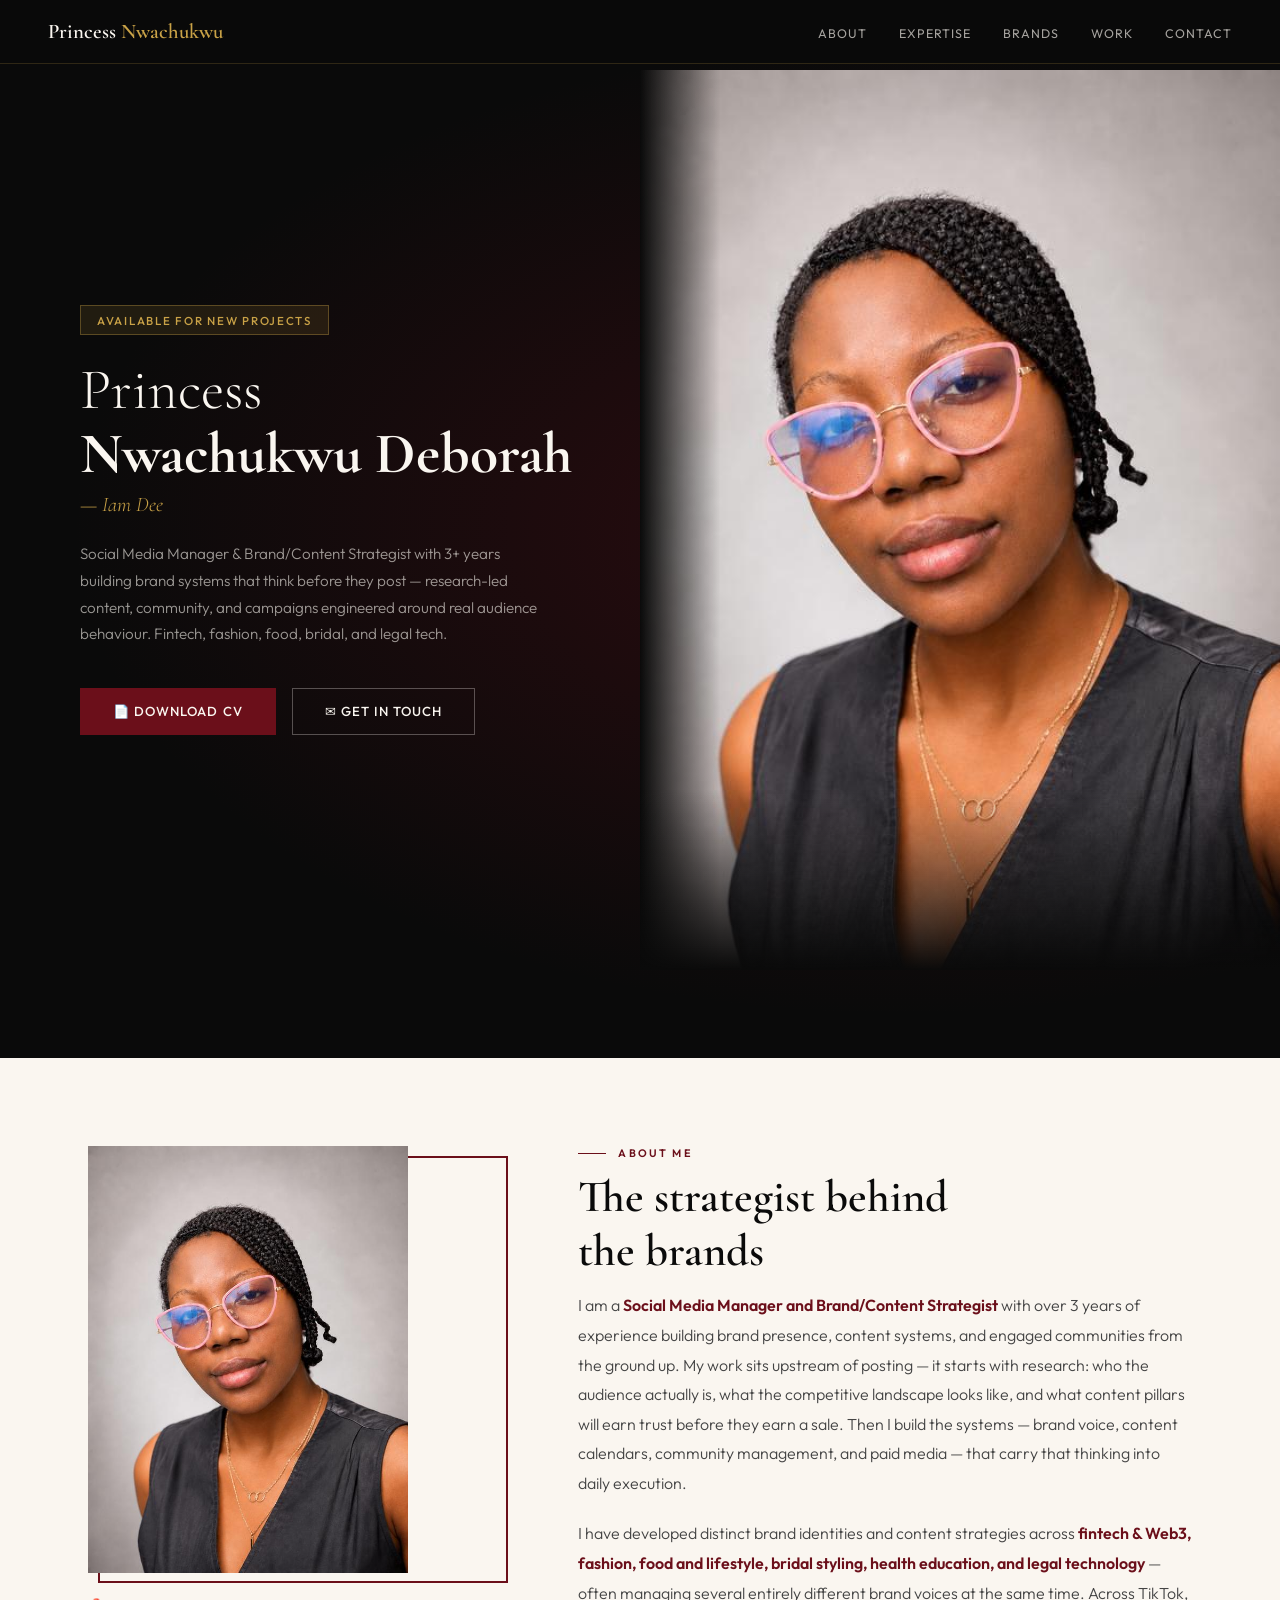
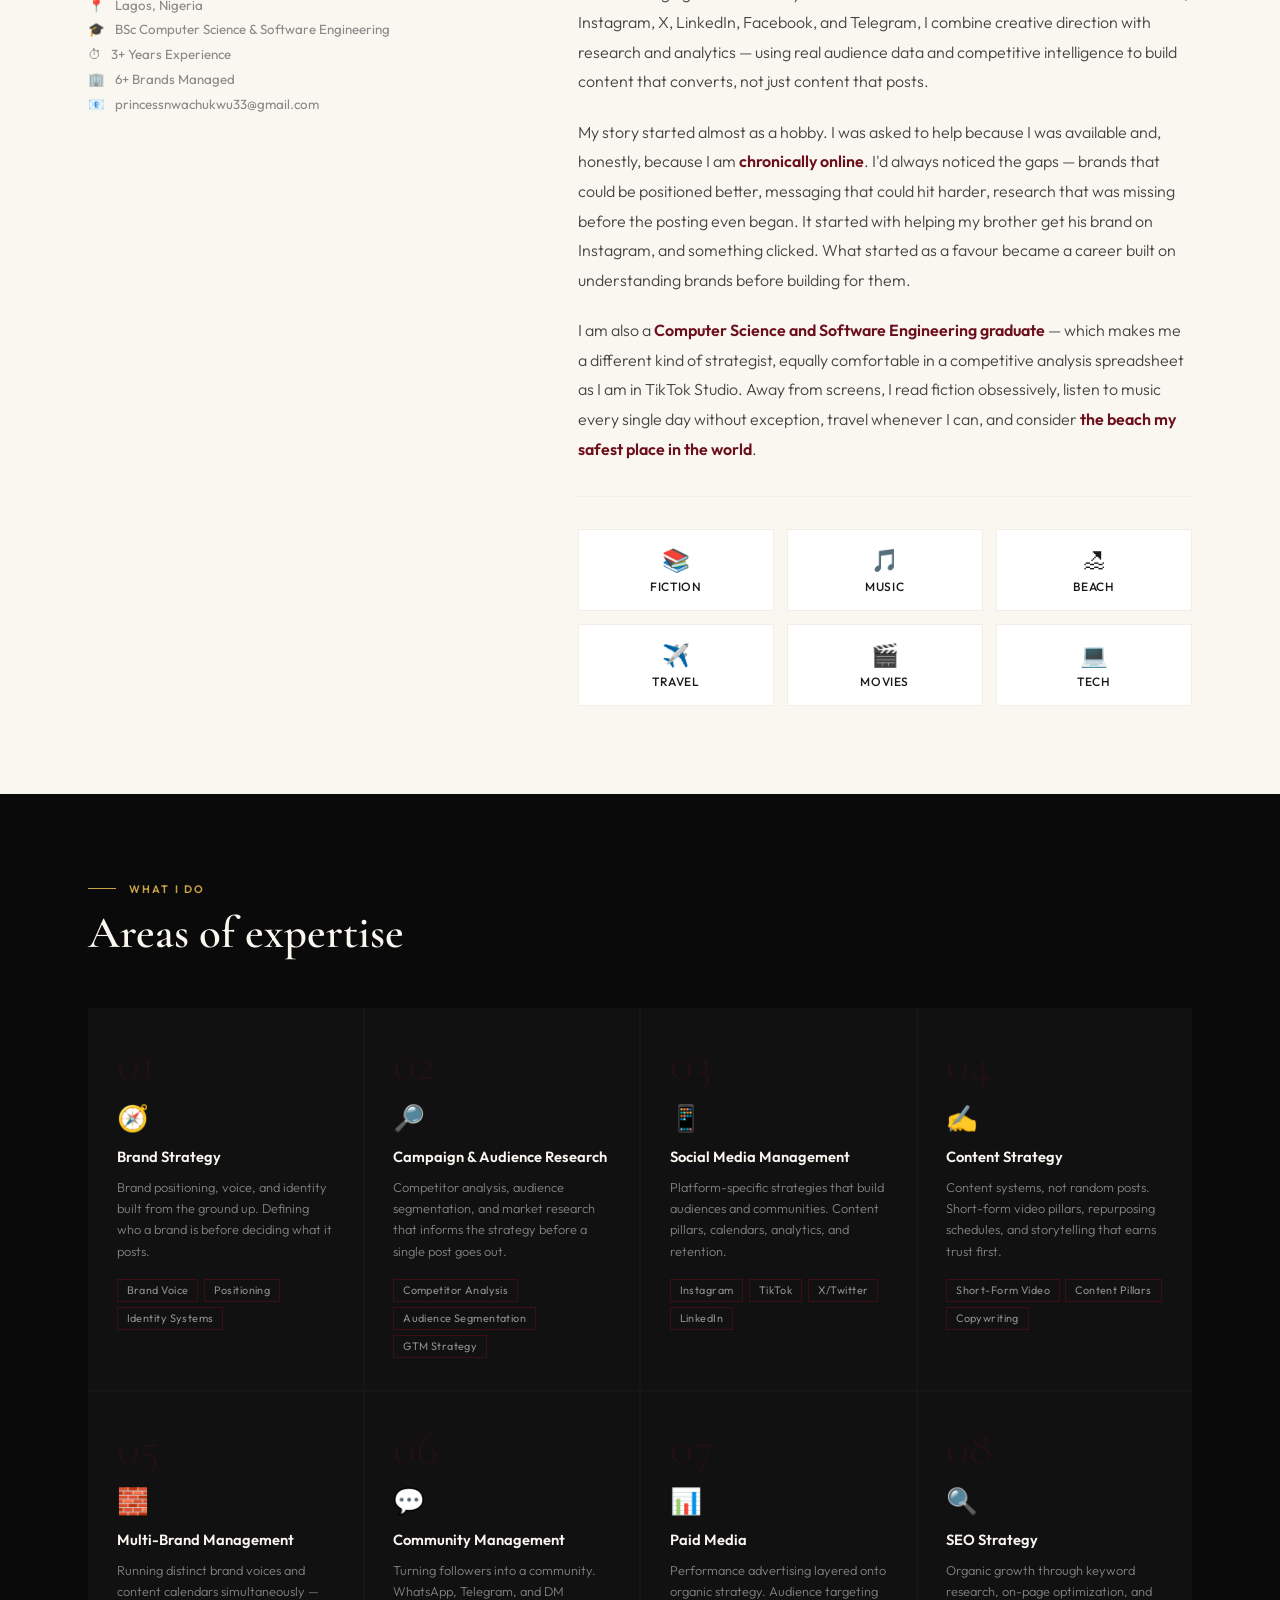
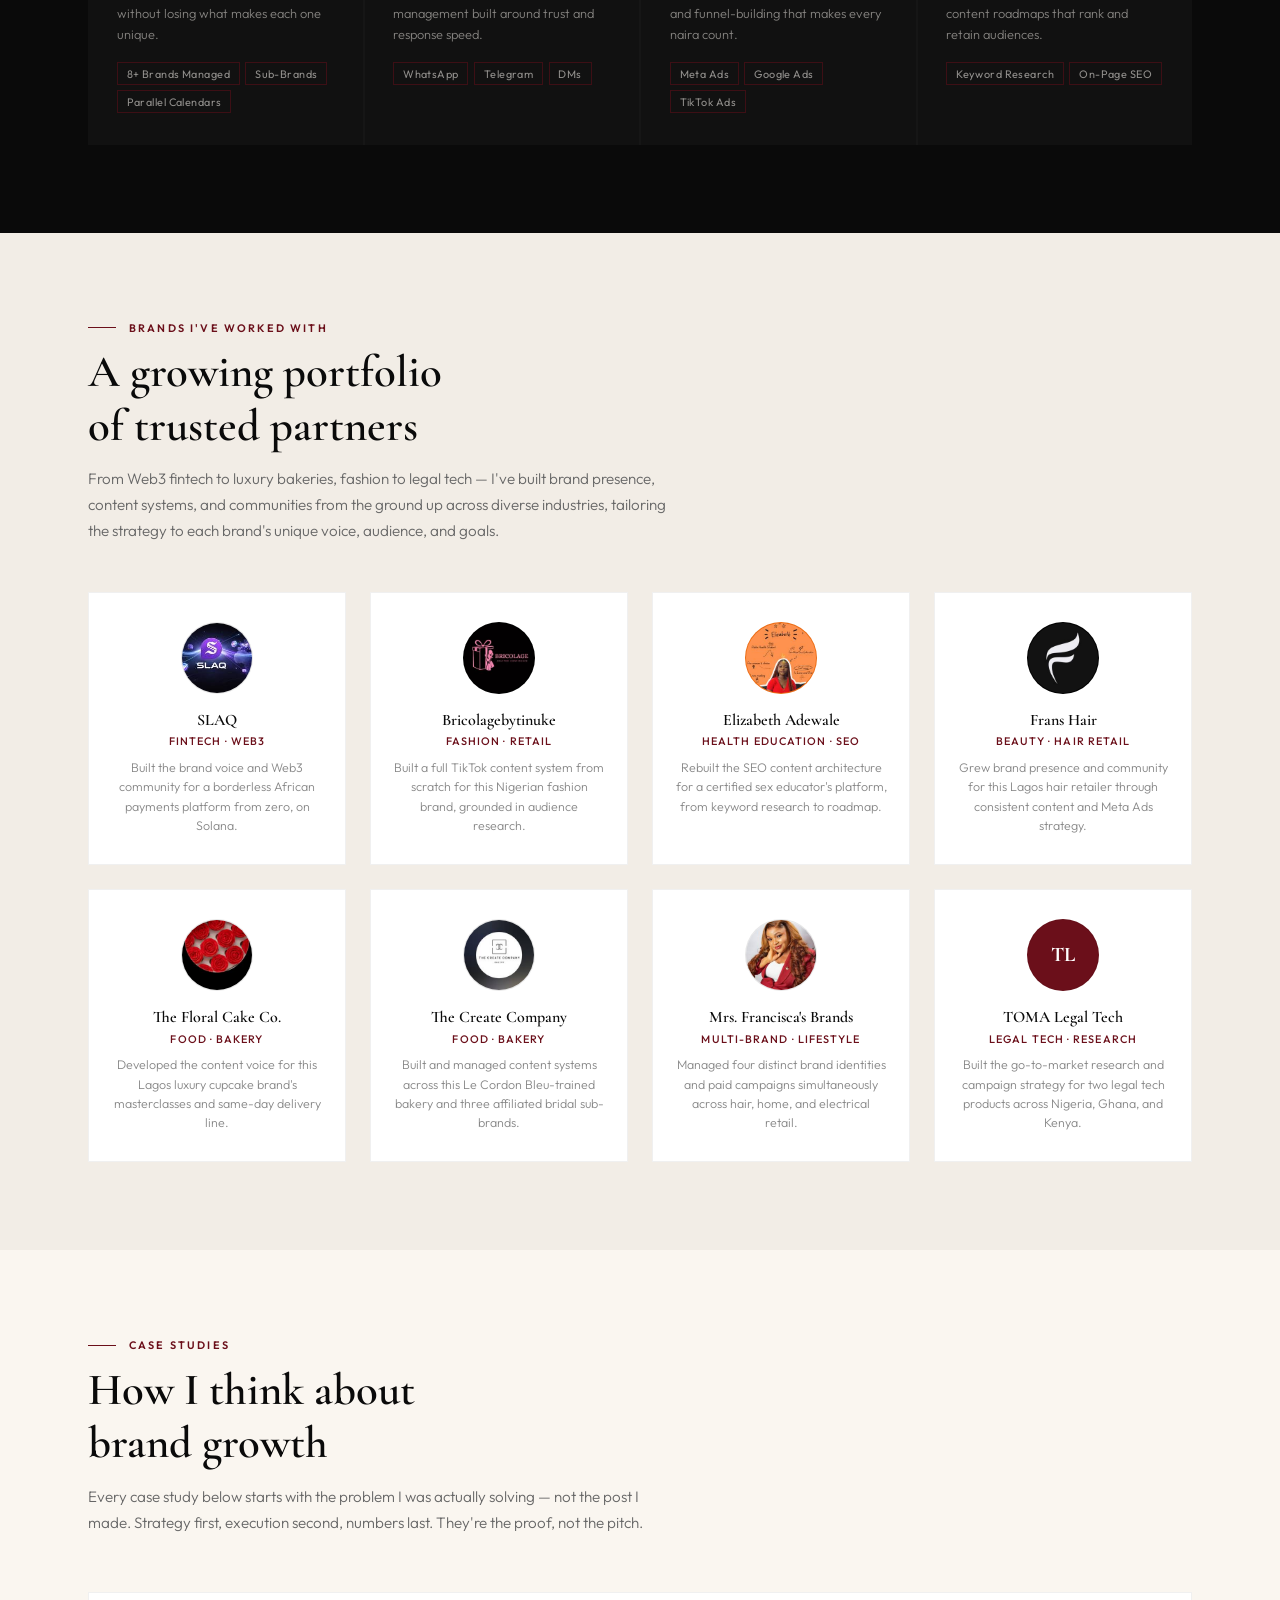
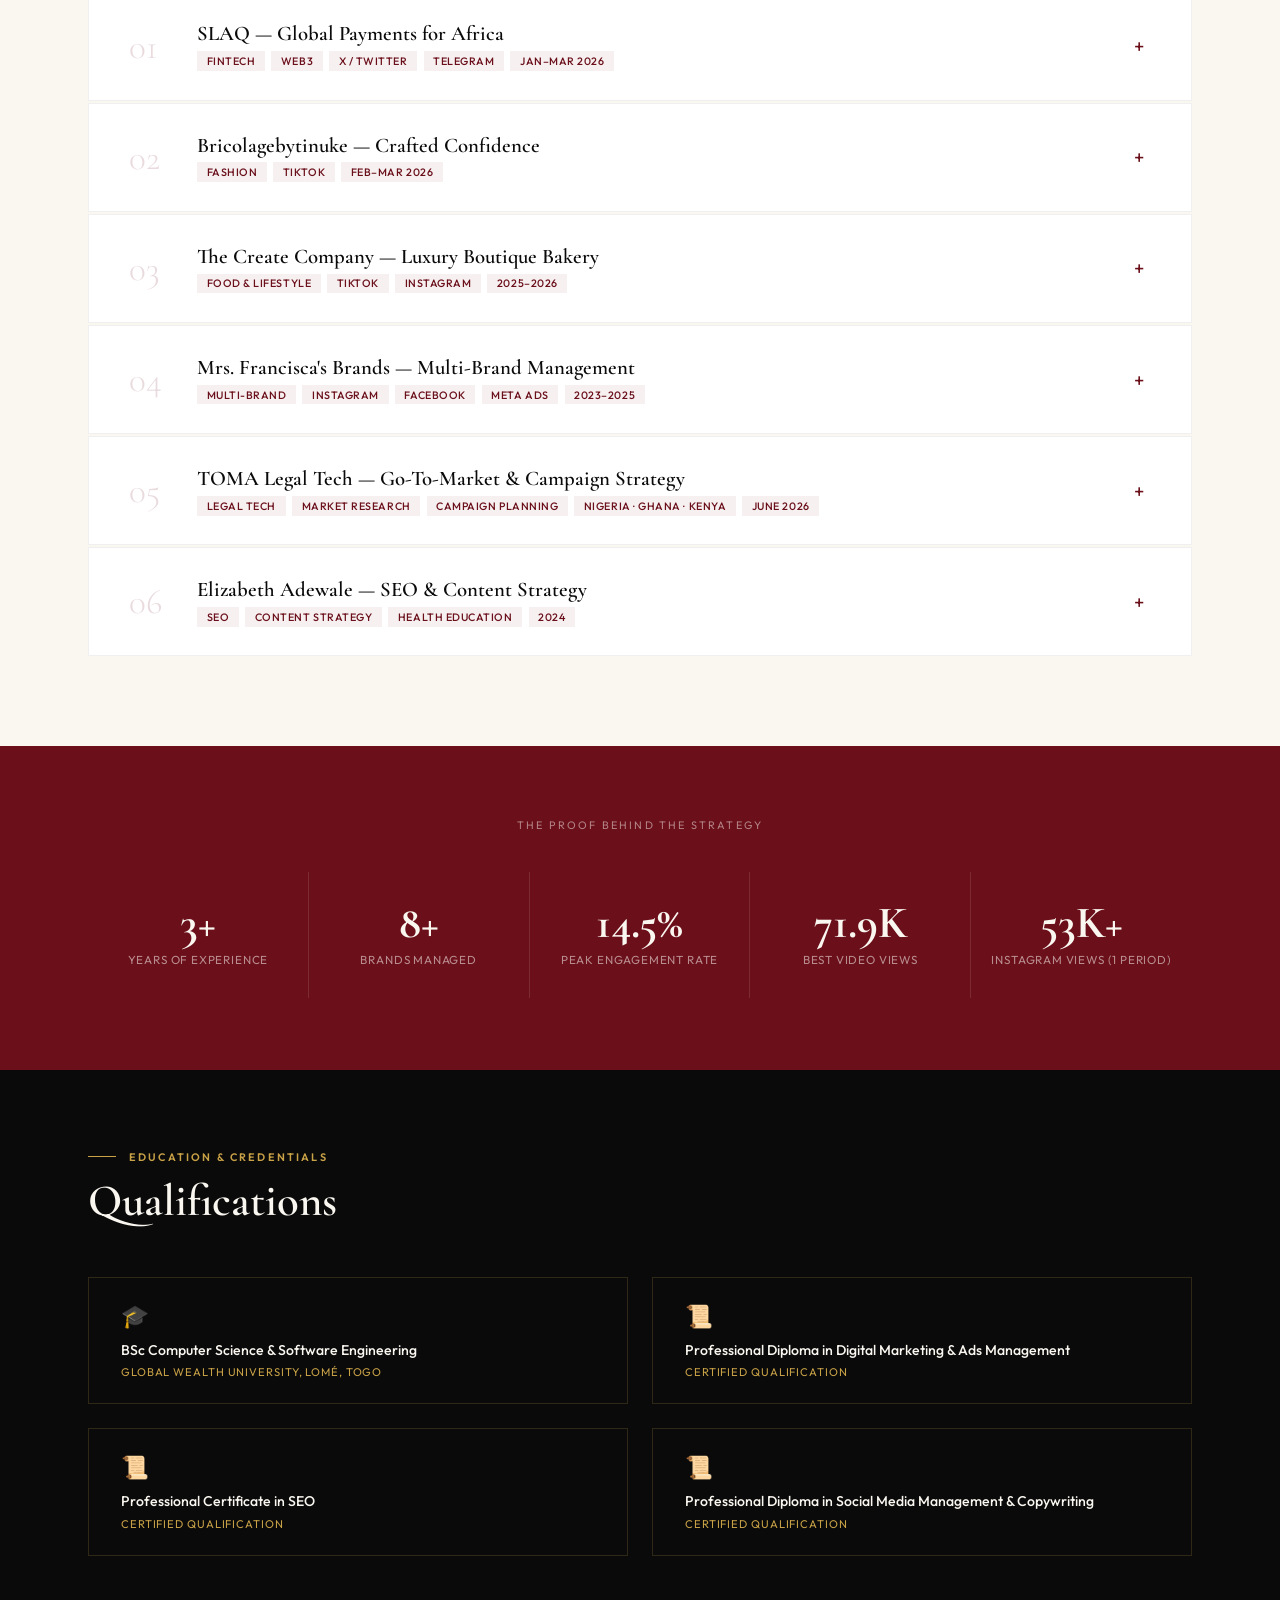
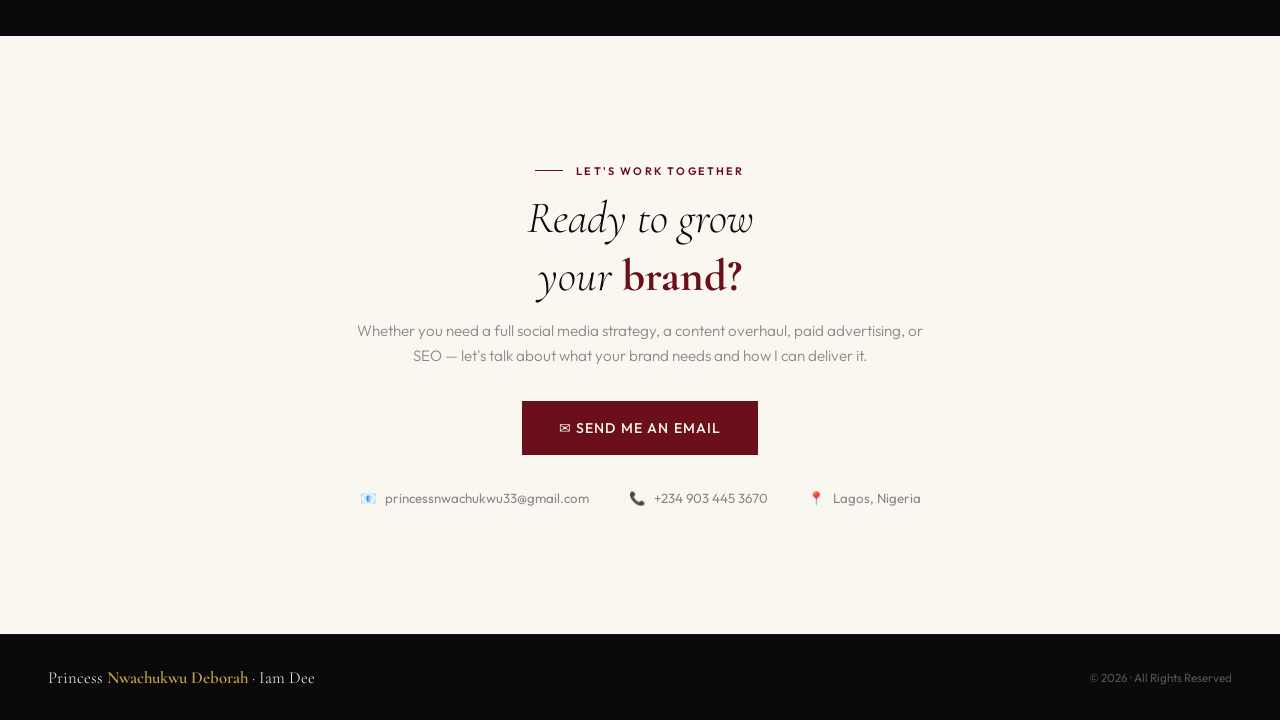
<file: portfolio.html>
<!DOCTYPE html>
<html lang="en">
<head>
<meta charset="UTF-8">
<meta name="viewport" content="width=device-width, initial-scale=1.0">
<title>Princess Nwachukwu Deborah | Iam Dee</title>
<link href="https://fonts.googleapis.com/css2?family=Cormorant+Garamond:ital,wght@0,300;0,400;0,600;0,700;1,300;1,400&family=Outfit:wght@300;400;500;600;700&display=swap" rel="stylesheet">
<style>
:root{--m:#6B0F1A;--ow:#FAF6F0;--ow2:#F2EDE6;--blk:#0A0A0A;--gold:#C9A247;--gray:#888;}
*{margin:0;padding:0;box-sizing:border-box;}
html{scroll-behavior:smooth;}
body{font-family:'Outfit',sans-serif;background:var(--ow);color:#1a1a1a;overflow-x:hidden;}

nav{position:fixed;top:0;left:0;right:0;z-index:1000;display:flex;justify-content:space-between;align-items:center;padding:1.2rem 3rem;background:rgba(10,10,10,0.97);backdrop-filter:blur(10px);border-bottom:1px solid rgba(201,162,71,0.2);}
.nav-logo{font-family:'Cormorant Garamond',serif;font-size:1.3rem;font-weight:600;color:var(--ow);}
.nav-logo span{color:var(--gold);}
.nav-links{display:flex;gap:2rem;list-style:none;}
.nav-links a{color:rgba(250,246,240,0.65);text-decoration:none;font-size:0.78rem;font-weight:400;letter-spacing:0.08em;text-transform:uppercase;transition:color 0.3s;}
.nav-links a:hover{color:var(--gold);}

#hero{min-height:100vh;background:var(--blk);display:grid;grid-template-columns:1fr 1fr;align-items:center;padding-top:70px;position:relative;overflow:hidden;}
#hero::before{content:'';position:absolute;inset:0;background:radial-gradient(ellipse at 70% 50%,rgba(107,15,26,0.35) 0%,transparent 65%);pointer-events:none;}
.hero-text{padding:4rem 3rem 4rem 5rem;z-index:2;animation:fadeInLeft 0.9s ease forwards;}
.hero-tag{display:inline-block;background:rgba(201,162,71,0.12);border:1px solid rgba(201,162,71,0.35);color:var(--gold);font-size:0.72rem;font-weight:500;letter-spacing:0.15em;text-transform:uppercase;padding:0.4rem 1rem;margin-bottom:1.5rem;}
.hero-name{font-family:'Cormorant Garamond',serif;font-size:clamp(2.5rem,4.5vw,4rem);font-weight:300;color:var(--ow);line-height:1.1;margin-bottom:0.4rem;}
.hero-name strong{font-weight:700;display:block;}
.hero-alias{font-family:'Cormorant Garamond',serif;font-size:1.3rem;font-style:italic;color:var(--gold);margin-bottom:1.5rem;font-weight:300;}
.hero-desc{font-size:0.95rem;color:rgba(250,246,240,0.6);line-height:1.75;max-width:460px;margin-bottom:2.5rem;font-weight:300;}
.hero-btns{display:flex;gap:1rem;flex-wrap:wrap;}
.hero-cta{display:inline-flex;align-items:center;gap:0.6rem;background:var(--m);color:var(--ow);text-decoration:none;padding:0.9rem 2rem;font-size:0.82rem;font-weight:500;letter-spacing:0.08em;text-transform:uppercase;border:1px solid var(--m);transition:all 0.3s;cursor:pointer;}
.hero-cta:hover{background:transparent;border-color:var(--gold);color:var(--gold);}
.hero-cta.outline{background:transparent;border-color:rgba(250,246,240,0.3);color:var(--ow);}
.hero-cta.outline:hover{border-color:var(--gold);color:var(--gold);}
.hero-image{position:relative;height:100vh;overflow:hidden;}
.hero-image img{width:100%;height:100%;object-fit:cover;object-position:center top;}
.hero-image::before{content:'';position:absolute;left:0;top:0;bottom:0;width:80px;background:linear-gradient(to right,var(--blk),transparent);z-index:2;}
.hero-image::after{content:'';position:absolute;bottom:0;left:0;right:0;height:180px;background:linear-gradient(to top,var(--blk),transparent);z-index:2;}

section{padding:5.5rem 0;}
.container{max-width:1200px;margin:0 auto;padding:0 3rem;}
.section-label{font-size:0.68rem;font-weight:600;letter-spacing:0.2em;text-transform:uppercase;color:var(--m);margin-bottom:0.7rem;display:flex;align-items:center;gap:0.8rem;}
.section-label::before{content:'';display:inline-block;width:28px;height:1px;background:var(--m);}
.section-title{font-family:'Cormorant Garamond',serif;font-size:clamp(1.9rem,3.5vw,2.8rem);font-weight:600;line-height:1.2;color:var(--blk);margin-bottom:0.8rem;}

#about{background:var(--ow);}
.about-grid{display:grid;grid-template-columns:1fr 1.5fr;gap:5rem;align-items:start;}
.about-left{position:sticky;top:100px;}
.about-photo-wrap{position:relative;margin-bottom:1.5rem;}
.about-photo-wrap img{width:100%;max-width:320px;aspect-ratio:3/4;object-fit:cover;object-position:top;display:block;}
.about-photo-wrap::after{content:'';position:absolute;bottom:-10px;right:-10px;left:10px;top:10px;border:2px solid var(--m);z-index:-1;}
.quick-facts{margin-top:1.5rem;display:flex;flex-direction:column;gap:0.55rem;}
.fact{display:flex;align-items:center;gap:0.6rem;font-size:0.83rem;color:var(--gray);}
.about-body{font-size:1rem;line-height:1.85;color:#444;font-weight:300;}
.about-body p{margin-bottom:1.3rem;}
.about-body strong{color:var(--m);font-weight:600;}
.interests-grid{display:grid;grid-template-columns:repeat(3,1fr);gap:0.8rem;margin-top:2rem;padding-top:2rem;border-top:1px solid var(--ow2);}
.int-item{text-align:center;padding:1rem;background:white;border:1px solid var(--ow2);transition:border-color 0.3s,transform 0.3s;}
.int-item:hover{border-color:var(--m);transform:translateY(-3px);}
.int-emoji{font-size:1.4rem;margin-bottom:0.3rem;}
.int-label{font-size:0.75rem;font-weight:500;text-transform:uppercase;letter-spacing:0.05em;}

#expertise{background:var(--blk);color:var(--ow);}
#expertise .section-title{color:var(--ow);}
#expertise .section-label{color:var(--gold);}
#expertise .section-label::before{background:var(--gold);}
.exp-grid{display:grid;grid-template-columns:repeat(4,1fr);gap:2px;margin-top:3rem;background:rgba(255,255,255,0.05);}
.exp-card{background:#111;padding:2rem 1.8rem;position:relative;overflow:hidden;transition:background 0.3s;}
.exp-card::before{content:'';position:absolute;bottom:0;left:0;right:0;height:2px;background:var(--m);transform:scaleX(0);transition:transform 0.3s;transform-origin:left;}
.exp-card:hover::before{transform:scaleX(1);}
.exp-card:hover{background:#161616;}
.exp-num{font-family:'Cormorant Garamond',serif;font-size:3rem;font-weight:300;color:rgba(107,15,26,0.2);line-height:1;margin-bottom:0.8rem;}
.exp-icon{font-size:1.6rem;margin-bottom:0.8rem;display:block;}
.exp-title{font-size:0.92rem;font-weight:600;color:var(--ow);margin-bottom:0.7rem;}
.exp-desc{font-size:0.8rem;line-height:1.65;color:rgba(250,246,240,0.5);font-weight:300;}
.exp-tags{margin-top:1.1rem;display:flex;flex-wrap:wrap;gap:0.35rem;}
.etag{font-size:0.68rem;padding:0.2rem 0.55rem;border:1px solid rgba(107,15,26,0.5);color:rgba(250,246,240,0.55);letter-spacing:0.04em;}

#brands{background:var(--ow2);}
.brands-intro{max-width:580px;margin-bottom:3rem;}
.brands-intro p{font-size:0.95rem;color:#666;line-height:1.7;font-weight:300;}
.brands-grid{display:grid;grid-template-columns:repeat(4,1fr);gap:1.5rem;}
.brand-card{background:white;border:1px solid rgba(0,0,0,0.06);padding:1.8rem 1.4rem;text-align:center;transition:all 0.3s;position:relative;overflow:hidden;}
.brand-card::before{content:'';position:absolute;top:0;left:0;right:0;height:3px;background:var(--m);transform:scaleX(0);transition:transform 0.3s;transform-origin:left;}
.brand-card:hover::before{transform:scaleX(1);}
.brand-card:hover{transform:translateY(-4px);box-shadow:0 10px 35px rgba(107,15,26,0.1);}
.brand-logo-wrap{width:72px;height:72px;margin:0 auto 1rem;border-radius:50%;overflow:hidden;background:#f5f5f5;display:flex;align-items:center;justify-content:center;border:1px solid rgba(0,0,0,0.06);}
.brand-logo-wrap img{width:100%;height:100%;object-fit:cover;}
.brand-name{font-family:'Cormorant Garamond',serif;font-size:1rem;font-weight:600;color:var(--blk);margin-bottom:0.3rem;}
.brand-industry{font-size:0.68rem;color:var(--m);font-weight:500;letter-spacing:0.1em;text-transform:uppercase;margin-bottom:0.6rem;}
.brand-desc{font-size:0.78rem;color:#888;line-height:1.55;font-weight:300;}

#work{background:var(--ow);}
.work-intro{max-width:580px;margin-bottom:3.5rem;}
.work-intro p{font-size:0.95rem;color:#666;line-height:1.7;font-weight:300;}
.case-study{margin-bottom:2px;border:1px solid rgba(0,0,0,0.06);background:white;}
.cs-header{padding:1.8rem 2.5rem;display:grid;grid-template-columns:auto 1fr auto;align-items:center;gap:1.5rem;cursor:pointer;transition:background 0.2s;}
.cs-header:hover{background:rgba(107,15,26,0.02);}
.cs-num{font-family:'Cormorant Garamond',serif;font-size:2.2rem;font-weight:300;color:rgba(107,15,26,0.15);line-height:1;min-width:44px;}
.cs-brand{font-family:'Cormorant Garamond',serif;font-size:1.3rem;font-weight:600;color:var(--blk);margin-bottom:0.3rem;}
.cs-tags{display:flex;gap:0.4rem;flex-wrap:wrap;}
.cs-tag{font-size:0.67rem;padding:0.18rem 0.6rem;background:rgba(107,15,26,0.06);color:var(--m);font-weight:500;letter-spacing:0.05em;text-transform:uppercase;}
.cs-toggle{font-size:1.2rem;color:var(--m);transition:transform 0.3s;min-width:24px;text-align:center;}
.cs-toggle.open{transform:rotate(45deg);}
.cs-body{display:none;padding:0 2.5rem 2.5rem;border-top:1px solid rgba(0,0,0,0.05);}
.cs-body.open{display:block;}
.cs-grid{display:grid;grid-template-columns:1fr 1fr 1fr;gap:2rem;padding-top:2rem;}
.cs-section-title{font-size:0.68rem;font-weight:600;letter-spacing:0.15em;text-transform:uppercase;color:var(--m);margin-bottom:0.7rem;padding-bottom:0.4rem;border-bottom:1px solid rgba(107,15,26,0.1);}
.cs-text{font-size:0.86rem;line-height:1.7;color:#555;font-weight:300;}
.cs-metrics{display:grid;grid-template-columns:repeat(3,1fr);gap:1rem;margin-top:1.5rem;padding-top:1.5rem;border-top:1px solid rgba(0,0,0,0.06);grid-column:1/-1;}
.metric-box{background:var(--ow);border:1px solid rgba(0,0,0,0.05);padding:1.1rem;text-align:center;position:relative;}
.metric-box::before{content:'';position:absolute;top:0;left:0;right:0;height:2px;background:var(--m);}
.metric-value{font-family:'Cormorant Garamond',serif;font-size:1.8rem;font-weight:700;color:var(--m);line-height:1;margin-bottom:0.3rem;}
.metric-label{font-size:0.7rem;color:#888;letter-spacing:0.04em;text-transform:uppercase;}

#stats{background:var(--m);padding:4.5rem 0;}
.stats-label{text-align:center;font-size:0.68rem;letter-spacing:0.2em;text-transform:uppercase;color:rgba(250,246,240,0.5);margin-bottom:2.5rem;}
.stats-grid{display:grid;grid-template-columns:repeat(5,1fr);}
.stat-item{text-align:center;padding:1.8rem 1rem;border-right:1px solid rgba(250,246,240,0.12);}
.stat-item:last-child{border-right:none;}
.stat-number{font-family:'Cormorant Garamond',serif;font-size:clamp(2.2rem,3.5vw,3.5rem);font-weight:700;color:var(--ow);line-height:1;margin-bottom:0.4rem;}
.stat-label{font-size:0.73rem;color:rgba(250,246,240,0.55);letter-spacing:0.07em;text-transform:uppercase;line-height:1.4;}

#certs{background:var(--blk);padding:5rem 0;}
#certs .section-title{color:var(--ow);}
#certs .section-label{color:var(--gold);}
#certs .section-label::before{background:var(--gold);}
.certs-grid{display:grid;grid-template-columns:repeat(2,1fr);gap:1.5rem;margin-top:3rem;}
.cert-card{border:1px solid rgba(201,162,71,0.2);padding:1.5rem 2rem;transition:border-color 0.3s;}
.cert-card:hover{border-color:var(--gold);}
.cert-icon{font-size:1.4rem;margin-bottom:0.7rem;}
.cert-title{font-size:0.88rem;font-weight:500;color:var(--ow);line-height:1.4;margin-bottom:0.3rem;}
.cert-type{font-size:0.7rem;color:var(--gold);letter-spacing:0.08em;text-transform:uppercase;}

#contact{background:var(--ow);padding:8rem 0;text-align:center;}
.contact-inner{max-width:580px;margin:0 auto;}
.contact-tagline{font-family:'Cormorant Garamond',serif;font-size:clamp(1.9rem,3.5vw,2.8rem);font-weight:300;color:var(--blk);line-height:1.3;margin-bottom:0.8rem;font-style:italic;}
.contact-tagline strong{font-style:normal;font-weight:700;color:var(--m);}
.contact-sub{font-size:0.95rem;color:#888;margin-bottom:2rem;font-weight:300;line-height:1.65;}
.contact-btn{display:inline-flex;align-items:center;gap:0.7rem;background:var(--m);color:var(--ow);text-decoration:none;padding:1rem 2.2rem;font-size:0.88rem;font-weight:500;letter-spacing:0.08em;text-transform:uppercase;transition:all 0.3s;border:2px solid var(--m);}
.contact-btn:hover{background:transparent;color:var(--m);}
.contact-details{margin-top:2.2rem;display:flex;justify-content:center;gap:2.5rem;flex-wrap:wrap;}
.cdet{display:flex;align-items:center;gap:0.5rem;font-size:0.83rem;color:#888;}
.cdet span:first-child{color:var(--m);}

footer{background:var(--blk);padding:2rem 3rem;display:flex;justify-content:space-between;align-items:center;border-top:1px solid rgba(255,255,255,0.05);}
.footer-brand{font-family:'Cormorant Garamond',serif;font-size:1.05rem;color:var(--ow);font-weight:300;}
.footer-brand span{color:var(--gold);font-weight:600;}
.footer-copy{font-size:0.73rem;color:rgba(255,255,255,0.3);}

.fade-up{opacity:0;transform:translateY(25px);transition:opacity 0.65s ease,transform 0.65s ease;}
.fade-up.visible{opacity:1;transform:translateY(0);}
@keyframes fadeInLeft{from{opacity:0;transform:translateX(-25px);}to{opacity:1;transform:translateX(0);}}

@media(max-width:1024px){
  #hero{grid-template-columns:1fr;}
  .hero-text{padding:7rem 2rem 3rem;text-align:center;}
  .hero-image{height:60vh;}
  .about-grid{grid-template-columns:1fr;gap:2.5rem;}
  .about-left{position:static;}
  .exp-grid{grid-template-columns:1fr 1fr;}
  .brands-grid{grid-template-columns:repeat(3,1fr);}
  .stats-grid{grid-template-columns:repeat(3,1fr);}
  .certs-grid{grid-template-columns:1fr;}
}
@media(max-width:768px){
  nav{padding:1rem 1.5rem;}
  .nav-links{display:none;}
  .container{padding:0 1.5rem;}
  .exp-grid{grid-template-columns:1fr;}
  .brands-grid{grid-template-columns:1fr 1fr;}
  .cs-grid{grid-template-columns:1fr;}
  .cs-metrics{grid-template-columns:1fr 1fr;}
  .stats-grid{grid-template-columns:1fr 1fr;}
  footer{flex-direction:column;gap:0.8rem;text-align:center;}
}
</style>
</head>
<body>

<nav>
  <div class="nav-logo">Princess <span>Nwachukwu</span></div>
  <ul class="nav-links">
    <li><a href="#about">About</a></li>
    <li><a href="#expertise">Expertise</a></li>
    <li><a href="#brands">Brands</a></li>
    <li><a href="#work">Work</a></li>
    <li><a href="#contact">Contact</a></li>
  </ul>
</nav>

<section id="hero">
  <div class="hero-text">
    <div class="hero-tag">Available for New Projects</div>
    <h1 class="hero-name">Princess<strong>Nwachukwu Deborah</strong></h1>
    <p class="hero-alias">— Iam Dee</p>
    <p class="hero-desc">Social Media Manager &amp; Brand/Content Strategist with 3+ years building brand systems that think before they post — research-led content, community, and campaigns engineered around real audience behaviour. Fintech, fashion, food, bridal, and legal tech.</p>
    <div class="hero-btns">
      <a href="[data-uri]" download="Princess_Nwachukwu_Deborah_CV.pdf" class="hero-cta">📄 Download CV</a>
      <a href="mailto:princessnwachukwu33@gmail.com" class="hero-cta outline">✉ Get in Touch</a>
    </div>
  </div>
  <div class="hero-image">
    <img src="[data-uri]" alt="Princess Nwachukwu Deborah">
  </div>
</section>

<section id="about">
  <div class="container">
    <div class="about-grid">
      <div class="about-left fade-up">
        <div class="about-photo-wrap">
          <img src="[data-uri]" alt="Princess Nwachukwu Deborah">
        </div>
        <div class="quick-facts">
          <div class="fact"><span>📍</span><span>Lagos, Nigeria</span></div>
          <div class="fact"><span>🎓</span><span>BSc Computer Science &amp; Software Engineering</span></div>
          <div class="fact"><span>⏱</span><span>3+ Years Experience</span></div>
          <div class="fact"><span>🏢</span><span>6+ Brands Managed</span></div>
          <div class="fact"><span>📧</span><span>princessnwachukwu33@gmail.com</span></div>
        </div>
      </div>
      <div class="fade-up">
        <div class="section-label">About Me</div>
        <h2 class="section-title">The strategist behind<br>the brands</h2>
        <div class="about-body">
          <p>I am a <strong>Social Media Manager and Brand/Content Strategist</strong> with over 3 years of experience building brand presence, content systems, and engaged communities from the ground up. My work sits upstream of posting — it starts with research: who the audience actually is, what the competitive landscape looks like, and what content pillars will earn trust before they earn a sale. Then I build the systems — brand voice, content calendars, community management, and paid media — that carry that thinking into daily execution.</p>
          <p>I have developed distinct brand identities and content strategies across <strong>fintech &amp; Web3, fashion, food and lifestyle, bridal styling, health education, and legal technology</strong> — often managing several entirely different brand voices at the same time. Across TikTok, Instagram, X, LinkedIn, Facebook, and Telegram, I combine creative direction with research and analytics — using real audience data and competitive intelligence to build content that converts, not just content that posts.</p>
          <p>My story started almost as a hobby. I was asked to help because I was available and, honestly, because I am <strong>chronically online</strong>. I'd always noticed the gaps — brands that could be positioned better, messaging that could hit harder, research that was missing before the posting even began. It started with helping my brother get his brand on Instagram, and something clicked. What started as a favour became a career built on understanding brands before building for them.</p>
          <p>I am also a <strong>Computer Science and Software Engineering graduate</strong> — which makes me a different kind of strategist, equally comfortable in a competitive analysis spreadsheet as I am in TikTok Studio. Away from screens, I read fiction obsessively, listen to music every single day without exception, travel whenever I can, and consider <strong>the beach my safest place in the world</strong>.</p>
        </div>
        <div class="interests-grid">
          <div class="int-item"><div class="int-emoji">📚</div><div class="int-label">Fiction</div></div>
          <div class="int-item"><div class="int-emoji">🎵</div><div class="int-label">Music</div></div>
          <div class="int-item"><div class="int-emoji">🏖</div><div class="int-label">Beach</div></div>
          <div class="int-item"><div class="int-emoji">✈️</div><div class="int-label">Travel</div></div>
          <div class="int-item"><div class="int-emoji">🎬</div><div class="int-label">Movies</div></div>
          <div class="int-item"><div class="int-emoji">💻</div><div class="int-label">Tech</div></div>
        </div>
      </div>
    </div>
  </div>
</section>

<section id="expertise">
  <div class="container">
    <div class="section-label">What I Do</div>
    <h2 class="section-title">Areas of expertise</h2>
    <div class="exp-grid">
      <div class="exp-card fade-up"><div class="exp-num">01</div><span class="exp-icon">🧭</span><div class="exp-title">Brand Strategy</div><div class="exp-desc">Brand positioning, voice, and identity built from the ground up. Defining who a brand is before deciding what it posts.</div><div class="exp-tags"><span class="etag">Brand Voice</span><span class="etag">Positioning</span><span class="etag">Identity Systems</span></div></div>
      <div class="exp-card fade-up"><div class="exp-num">02</div><span class="exp-icon">🔎</span><div class="exp-title">Campaign &amp; Audience Research</div><div class="exp-desc">Competitor analysis, audience segmentation, and market research that informs the strategy before a single post goes out.</div><div class="exp-tags"><span class="etag">Competitor Analysis</span><span class="etag">Audience Segmentation</span><span class="etag">GTM Strategy</span></div></div>
      <div class="exp-card fade-up"><div class="exp-num">03</div><span class="exp-icon">📱</span><div class="exp-title">Social Media Management</div><div class="exp-desc">Platform-specific strategies that build audiences and communities. Content pillars, calendars, analytics, and retention.</div><div class="exp-tags"><span class="etag">Instagram</span><span class="etag">TikTok</span><span class="etag">X/Twitter</span><span class="etag">LinkedIn</span></div></div>
      <div class="exp-card fade-up"><div class="exp-num">04</div><span class="exp-icon">✍️</span><div class="exp-title">Content Strategy</div><div class="exp-desc">Content systems, not random posts. Short-form video pillars, repurposing schedules, and storytelling that earns trust first.</div><div class="exp-tags"><span class="etag">Short-Form Video</span><span class="etag">Content Pillars</span><span class="etag">Copywriting</span></div></div>
      <div class="exp-card fade-up"><div class="exp-num">05</div><span class="exp-icon">🧱</span><div class="exp-title">Multi-Brand Management</div><div class="exp-desc">Running distinct brand voices and content calendars simultaneously — without losing what makes each one unique.</div><div class="exp-tags"><span class="etag">8+ Brands Managed</span><span class="etag">Sub-Brands</span><span class="etag">Parallel Calendars</span></div></div>
      <div class="exp-card fade-up"><div class="exp-num">06</div><span class="exp-icon">💬</span><div class="exp-title">Community Management</div><div class="exp-desc">Turning followers into a community. WhatsApp, Telegram, and DM management built around trust and response speed.</div><div class="exp-tags"><span class="etag">WhatsApp</span><span class="etag">Telegram</span><span class="etag">DMs</span></div></div>
      <div class="exp-card fade-up"><div class="exp-num">07</div><span class="exp-icon">📊</span><div class="exp-title">Paid Media</div><div class="exp-desc">Performance advertising layered onto organic strategy. Audience targeting and funnel-building that makes every naira count.</div><div class="exp-tags"><span class="etag">Meta Ads</span><span class="etag">Google Ads</span><span class="etag">TikTok Ads</span></div></div>
      <div class="exp-card fade-up"><div class="exp-num">08</div><span class="exp-icon">🔍</span><div class="exp-title">SEO Strategy</div><div class="exp-desc">Organic growth through keyword research, on-page optimization, and content roadmaps that rank and retain audiences.</div><div class="exp-tags"><span class="etag">Keyword Research</span><span class="etag">On-Page SEO</span></div></div>
    </div>
  </div>
</section>

<section id="brands">
  <div class="container">
    <div class="section-label">Brands I've Worked With</div>
    <h2 class="section-title">A growing portfolio<br>of trusted partners</h2>
    <div class="brands-intro"><p>From Web3 fintech to luxury bakeries, fashion to legal tech — I've built brand presence, content systems, and communities from the ground up across diverse industries, tailoring the strategy to each brand's unique voice, audience, and goals.</p></div>
    <div class="brands-grid">
      <div class="brand-card fade-up"><div class="brand-logo-wrap"><img src="[data-uri]" alt="SLAQ"></div><div class="brand-name">SLAQ</div><div class="brand-industry">Fintech · Web3</div><div class="brand-desc">Built the brand voice and Web3 community for a borderless African payments platform from zero, on Solana.</div></div>
      <div class="brand-card fade-up"><div class="brand-logo-wrap" style="background:#000;"><img src="[data-uri]" alt="Bricolagebytinuke"></div><div class="brand-name">Bricolagebytinuke</div><div class="brand-industry">Fashion · Retail</div><div class="brand-desc">Built a full TikTok content system from scratch for this Nigerian fashion brand, grounded in audience research.</div></div>
      <div class="brand-card fade-up"><div class="brand-logo-wrap" style="background:#f97316;"><img src="[data-uri]" alt="Elizabeth Adewale"></div><div class="brand-name">Elizabeth Adewale</div><div class="brand-industry">Health Education · SEO</div><div class="brand-desc">Rebuilt the SEO content architecture for a certified sex educator's platform, from keyword research to roadmap.</div></div>
      <div class="brand-card fade-up"><div class="brand-logo-wrap" style="background:#000;"><img src="[data-uri]" alt="Frans Hair"></div><div class="brand-name">Frans Hair</div><div class="brand-industry">Beauty · Hair Retail</div><div class="brand-desc">Grew brand presence and community for this Lagos hair retailer through consistent content and Meta Ads strategy.</div></div>
      <div class="brand-card fade-up"><div class="brand-logo-wrap"><img src="[data-uri]" alt="Floral Cake Co"></div><div class="brand-name">The Floral Cake Co.</div><div class="brand-industry">Food · Bakery</div><div class="brand-desc">Developed the content voice for this Lagos luxury cupcake brand's masterclasses and same-day delivery line.</div></div>
      <div class="brand-card fade-up"><div class="brand-logo-wrap"><img src="[data-uri]" alt="The Create Company"></div><div class="brand-name">The Create Company</div><div class="brand-industry">Food · Bakery</div><div class="brand-desc">Built and managed content systems across this Le Cordon Bleu-trained bakery and three affiliated bridal sub-brands.</div></div>
      <div class="brand-card fade-up"><div class="brand-logo-wrap"><img src="[data-uri]" alt="Mrs Francisca"></div><div class="brand-name">Mrs. Francisca's Brands</div><div class="brand-industry">Multi-Brand · Lifestyle</div><div class="brand-desc">Managed four distinct brand identities and paid campaigns simultaneously across hair, home, and electrical retail.</div></div>
      <div class="brand-card fade-up"><div class="brand-logo-wrap" style="background:#6B0F1A;"><span style="color:#fff;font-family:'Cormorant Garamond',serif;font-weight:700;font-size:1.3rem;">TL</span></div><div class="brand-name">TOMA Legal Tech</div><div class="brand-industry">Legal Tech · Research</div><div class="brand-desc">Built the go-to-market research and campaign strategy for two legal tech products across Nigeria, Ghana, and Kenya.</div></div>
    </div>
  </div>
</section>

<section id="work">
  <div class="container">
    <div class="section-label">Case Studies</div>
    <h2 class="section-title">How I think about<br>brand growth</h2>
    <div class="work-intro"><p>Every case study below starts with the problem I was actually solving — not the post I made. Strategy first, execution second, numbers last. They're the proof, not the pitch.</p></div>

    <div class="case-study fade-up">
      <div class="cs-header" onclick="toggleCase(this)">
        <div class="cs-num">01</div>
        <div><div class="cs-brand">SLAQ — Global Payments for Africa</div><div class="cs-tags"><span class="cs-tag">Fintech</span><span class="cs-tag">Web3</span><span class="cs-tag">X / Twitter</span><span class="cs-tag">Telegram</span><span class="cs-tag">Jan–Mar 2026</span></div></div>
        <div class="cs-toggle">+</div>
      </div>
      <div class="cs-body">
        <div class="cs-grid">
          <div><div class="cs-section-title">The Strategic Problem</div><p class="cs-text">SLAQ was launching a borderless African payments product into a market that is structurally wary of Web3 and crypto. The real question wasn't "how do we post" — it was "how do you earn trust for a blockchain product with zero social proof?" Starting point: 9 X followers, 3 Telegram members.</p></div>
          <div><div class="cs-section-title">The Approach</div><p class="cs-text">Built a brand voice that led with education, not product. Complex blockchain payment features were translated into sharp, accessible copy that built understanding before asking for belief. Community tagging drove organic discovery, while daily, responsive Telegram management converted curiosity into trust.</p></div>
          <div><div class="cs-section-title">The Result</div><p class="cs-text">An engagement rate of 14.5% — nearly 10x the typical 1–3% benchmark for the space — shows this wasn't passive reach, it was an audience that actually cared. Trust was earned before it was asked for, and the numbers followed.</p></div>
          <div class="cs-metrics">
            <div class="metric-box"><div class="metric-value">+1,144%</div><div class="metric-label">X Follower Growth (9 → 112)</div></div>
            <div class="metric-box"><div class="metric-value">+2,267%</div><div class="metric-label">Telegram Growth (3 → 71)</div></div>
            <div class="metric-box"><div class="metric-value">14.5%</div><div class="metric-label">Engagement Rate (avg 1–3%)</div></div>
            <div class="metric-box"><div class="metric-value">10.7K</div><div class="metric-label">Total Impressions</div></div>
            <div class="metric-box"><div class="metric-value">1.5K</div><div class="metric-label">Total Engagements</div></div>
            <div class="metric-box"><div class="metric-value">1.6K</div><div class="metric-label">Best Post Impressions</div></div>
          </div>
        </div>
      </div>
    </div>

    <div class="case-study fade-up">
      <div class="cs-header" onclick="toggleCase(this)">
        <div class="cs-num">02</div>
        <div><div class="cs-brand">Bricolagebytinuke — Crafted Confidence</div><div class="cs-tags"><span class="cs-tag">Fashion</span><span class="cs-tag">TikTok</span><span class="cs-tag">Feb–Mar 2026</span></div></div>
        <div class="cs-toggle">+</div>
      </div>
      <div class="cs-body">
        <div class="cs-grid">
          <div><div class="cs-section-title">The Strategic Problem</div><p class="cs-text">A Nigerian fashion brand needed a TikTok presence from zero — 175 followers, no content history, no proof of what this audience even responds to. The job wasn't "post consistently," it was figure out, through testing, exactly what a style-savvy Nigerian audience wants to see — before scaling spend or effort behind it.</p></div>
          <div><div class="cs-section-title">The Approach</div><p class="cs-text">Built a multi-pillar content system — trending audio, styling videos, GRWM, behind-the-scenes process content, and a deliberate repurposing schedule — then used each month's analytics to refine the next. By month three, the data pointed clearly to process/craft content as the breakthrough format, so the content calendar was rebuilt around it.</p></div>
          <div><div class="cs-section-title">The Result</div><p class="cs-text">Comments and shares — the higher-value signals over passive views — grew 209% and 314% respectively across the engagement. A repurposed video outperformed both its originals by +562 views, +54 likes, and +5 saves, proving the repurposing strategy wasn't a guess — it was a system that worked.</p></div>
          <div class="cs-metrics">
            <div class="metric-box"><div class="metric-value">+132%</div><div class="metric-label">Follower Growth (175 → 406)</div></div>
            <div class="metric-box"><div class="metric-value">+206%</div><div class="metric-label">Views Growth (17K → 52K)</div></div>
            <div class="metric-box"><div class="metric-value">+314%</div><div class="metric-label">Shares Increase</div></div>
            <div class="metric-box"><div class="metric-value">+227%</div><div class="metric-label">Profile Visits (306 → 1,000)</div></div>
            <div class="metric-box"><div class="metric-value">+209%</div><div class="metric-label">Comments Growth</div></div>
            <div class="metric-box"><div class="metric-value">+103%</div><div class="metric-label">Saves Growth</div></div>
          </div>
        </div>
      </div>
    </div>

    <div class="case-study fade-up">
      <div class="cs-header" onclick="toggleCase(this)">
        <div class="cs-num">03</div>
        <div><div class="cs-brand">The Create Company — Luxury Boutique Bakery</div><div class="cs-tags"><span class="cs-tag">Food &amp; Lifestyle</span><span class="cs-tag">TikTok</span><span class="cs-tag">Instagram</span><span class="cs-tag">2025–2026</span></div></div>
        <div class="cs-toggle">+</div>
      </div>
      <div class="cs-body">
        <div class="cs-grid">
          <div><div class="cs-section-title">The Strategic Problem</div><p class="cs-text">A Le Cordon Bleu-trained luxury bakery needed a digital presence that matched its product quality — and that presence had to extend across two affiliated sub-brands at once, each with its own positioning, without diluting any of them or the parent brand's identity.</p></div>
          <div><div class="cs-section-title">The Approach</div><p class="cs-text">Built separate content pillars for the bakery and its sub-brands — aesthetic product content, behind-the-scenes baking process, and real-world cultural moments — run in parallel. When the IShowSpeed 21st-birthday-cake opportunity surfaced, it was identified and executed as a strategic moment, not a lucky post.</p></div>
          <div><div class="cs-section-title">The Result</div><p class="cs-text">That single cultural moment became the brand's defining content arc — 71.9K views on the lead video, with four related videos each clearing 35K+. It placed a Lagos boutique bakery in front of a genuinely international audience, and proved the value of spotting and acting on cultural relevance fast.</p></div>
          <div class="cs-metrics">
            <div class="metric-box"><div class="metric-value">+219%</div><div class="metric-label">TikTok Followers (1,301 → 4,144)</div></div>
            <div class="metric-box"><div class="metric-value">71.9K</div><div class="metric-label">Top Video Views</div></div>
            <div class="metric-box"><div class="metric-value">53,839</div><div class="metric-label">Instagram Views (1 Period)</div></div>
            <div class="metric-box"><div class="metric-value">+401%</div><div class="metric-label">Accounts Reached Growth</div></div>
            <div class="metric-box"><div class="metric-value">99.3%</div><div class="metric-label">Organic Interactions</div></div>
            <div class="metric-box"><div class="metric-value">267</div><div class="metric-label">Link Clicks from Ads</div></div>
          </div>
        </div>
      </div>
    </div>

    <div class="case-study fade-up">
      <div class="cs-header" onclick="toggleCase(this)">
        <div class="cs-num">04</div>
        <div><div class="cs-brand">Mrs. Francisca's Brands — Multi-Brand Management</div><div class="cs-tags"><span class="cs-tag">Multi-Brand</span><span class="cs-tag">Instagram</span><span class="cs-tag">Facebook</span><span class="cs-tag">Meta Ads</span><span class="cs-tag">2023–2025</span></div></div>
        <div class="cs-toggle">+</div>
      </div>
      <div class="cs-body">
        <div class="cs-grid">
          <div><div class="cs-section-title">The Strategic Problem</div><p class="cs-text">Four genuinely different businesses — hair, beddings, electrical retail, and a personal brand — needed to grow simultaneously, each with its own audience and product category. The risk wasn't running out of content ideas. It was letting four brand voices blur into one generic feed.</p></div>
          <div><div class="cs-section-title">The Approach</div><p class="cs-text">Built fully independent strategies per brand — separate content calendars, separate Meta Ads targeting, and separate WhatsApp/Instagram/Facebook community management — so each audience experienced a brand that felt built specifically for them, not a shared template.</p></div>
          <div><div class="cs-section-title">The Result</div><p class="cs-text">Frans Hair grew from under 2,000 to 8,259 verified Instagram followers — over 300% growth — while the personal brand reached 5.7K Facebook followers. All four brands stayed active and converting for two consistent years, proving the multi-brand system held up over time, not just a single campaign cycle.</p></div>
          <div class="cs-metrics">
            <div class="metric-box"><div class="metric-value">8,259</div><div class="metric-label">Frans Hair Instagram Followers ✓</div></div>
            <div class="metric-box"><div class="metric-value">+300%</div><div class="metric-label">Frans Hair Follower Growth</div></div>
            <div class="metric-box"><div class="metric-value">5.7K</div><div class="metric-label">Personal Brand Facebook</div></div>
            <div class="metric-box"><div class="metric-value">4</div><div class="metric-label">Brands Managed Simultaneously</div></div>
            <div class="metric-box"><div class="metric-value">2 Yrs</div><div class="metric-label">Consistent Management</div></div>
            <div class="metric-box"><div class="metric-value">✓</div><div class="metric-label">Meta Ads · WhatsApp CRM · Strategy</div></div>
          </div>
        </div>
      </div>
    </div>

    <div class="case-study fade-up">
      <div class="cs-header" onclick="toggleCase(this)">
        <div class="cs-num">05</div>
        <div><div class="cs-brand">TOMA Legal Tech — Go-To-Market &amp; Campaign Strategy</div><div class="cs-tags"><span class="cs-tag">Legal Tech</span><span class="cs-tag">Market Research</span><span class="cs-tag">Campaign Planning</span><span class="cs-tag">Nigeria · Ghana · Kenya</span><span class="cs-tag">June 2026</span></div></div>
        <div class="cs-toggle">+</div>
      </div>
      <div class="cs-body">
        <div class="cs-grid">
          <div><div class="cs-section-title">The Strategic Problem</div><p class="cs-text">TOMA Legal Tech needed go-to-market strategies for two products — Retrieve, a legal research platform, and Certify, a compliance certification platform — on a shared, limited budget. The real challenge wasn't picking channels. It was identifying the single highest-urgency audience in each market and proving conversion before spreading budget thin across markets, products, and platforms.</p></div>
          <div><div class="cs-section-title">The Approach</div><p class="cs-text">Ran competitive analysis across 6 competitors (LawPavilion, JUDY, Legalpedia, ACAMS, and others), segmented audiences by urgency rather than size — final-year law students and sole practitioners for Retrieve, compliance officers facing a 2026 regulatory deadline for Certify — and built phased rollouts that proved conversion in Nigeria before expanding to Ghana and Kenya. Every channel recommendation was tied to a specific audience trigger, not a platform trend.</p></div>
          <div><div class="cs-section-title">The Result</div><p class="cs-text">Delivered two full campaign strategies with budget allocation logic, country-specific messaging, competitor positioning gaps, and measurement frameworks built around one north-star metric per product: paid subscribers and paid enrolments per spend — not views, not followers. Proof that the strategic thinking behind a content calendar works the same whether the product is a fashion brand or a legal research platform.</p></div>
          <div class="cs-metrics">
            <div class="metric-box"><div class="metric-value">2</div><div class="metric-label">Full GTM Strategies Delivered</div></div>
            <div class="metric-box"><div class="metric-value">6+</div><div class="metric-label">Competitors Analysed</div></div>
            <div class="metric-box"><div class="metric-value">3</div><div class="metric-label">Markets — Nigeria, Ghana, Kenya</div></div>
            <div class="metric-box"><div class="metric-value">4</div><div class="metric-label">Channels Mapped per Product</div></div>
            <div class="metric-box"><div class="metric-value">✓</div><div class="metric-label">Audience Segmentation by Urgency</div></div>
            <div class="metric-box"><div class="metric-value">✓</div><div class="metric-label">Measurement Frameworks Built</div></div>
          </div>
        </div>
      </div>
    </div>

    <div class="case-study fade-up">
      <div class="cs-header" onclick="toggleCase(this)">
        <div class="cs-num">06</div>
        <div><div class="cs-brand">Elizabeth Adewale — SEO &amp; Content Strategy</div><div class="cs-tags"><span class="cs-tag">SEO</span><span class="cs-tag">Content Strategy</span><span class="cs-tag">Health Education</span><span class="cs-tag">2024</span></div></div>
        <div class="cs-toggle">+</div>
      </div>
      <div class="cs-body">
        <div class="cs-grid">
          <div><div class="cs-section-title">The Strategic Problem</div><p class="cs-text">A health education platform covering sexual and reproductive health needed organic visibility — but ranking content in this niche required more than keywords. It needed technical precision and enough content sensitivity to build genuine authority without losing nuance.</p></div>
          <div><div class="cs-section-title">The Approach</div><p class="cs-text">Ran a full keyword gap analysis, restructured the page hierarchy around it, rewrote meta titles and descriptions, and built an internal linking system feeding a 4-week content roadmap — all tracked through Google Search Console and Analytics from day one.</p></div>
          <div><div class="cs-section-title">The Result</div><p class="cs-text">PageSpeed Insights scores hit 98/100 mobile and 100/100 desktop — a near-perfect technical foundation. Google Search Console flagged a milestone: 120 organic clicks in a single 28-day period, with average time on page up 35%, evidence the content itself was earning attention, not just rankings.</p></div>
          <div class="cs-metrics">
            <div class="metric-box"><div class="metric-value">+20%</div><div class="metric-label">Organic Traffic (Month-over-Month)</div></div>
            <div class="metric-box"><div class="metric-value">+35%</div><div class="metric-label">Avg. Time on Page</div></div>
            <div class="metric-box"><div class="metric-value">98/100</div><div class="metric-label">PageSpeed Mobile Score</div></div>
            <div class="metric-box"><div class="metric-value">100/100</div><div class="metric-label">PageSpeed Desktop Score</div></div>
            <div class="metric-box"><div class="metric-value">120</div><div class="metric-label">Google Search Clicks in 28 Days</div></div>
            <div class="metric-box"><div class="metric-value">85</div><div class="metric-label">SEO Score · 100 Best Practices</div></div>
          </div>
        </div>
      </div>
    </div>

  </div>
</section>

<section id="stats">
  <div class="container">
    <div class="stats-label">The Proof Behind the Strategy</div>
    <div class="stats-grid">
      <div class="stat-item"><div class="stat-number">3+</div><div class="stat-label">Years of Experience</div></div>
      <div class="stat-item"><div class="stat-number">8+</div><div class="stat-label">Brands Managed</div></div>
      <div class="stat-item"><div class="stat-number">14.5%</div><div class="stat-label">Peak Engagement Rate</div></div>
      <div class="stat-item"><div class="stat-number">71.9K</div><div class="stat-label">Best Video Views</div></div>
      <div class="stat-item"><div class="stat-number">53K+</div><div class="stat-label">Instagram Views (1 Period)</div></div>
    </div>
  </div>
</section>

<section id="certs">
  <div class="container">
    <div class="section-label">Education &amp; Credentials</div>
    <h2 class="section-title">Qualifications</h2>
    <div class="certs-grid">
      <div class="cert-card fade-up"><div class="cert-icon">🎓</div><div class="cert-title">BSc Computer Science &amp; Software Engineering</div><div class="cert-type">Global Wealth University, Lomé, Togo</div></div>
      <div class="cert-card fade-up"><div class="cert-icon">📜</div><div class="cert-title">Professional Diploma in Digital Marketing &amp; Ads Management</div><div class="cert-type">Certified Qualification</div></div>
      <div class="cert-card fade-up"><div class="cert-icon">📜</div><div class="cert-title">Professional Certificate in SEO</div><div class="cert-type">Certified Qualification</div></div>
      <div class="cert-card fade-up"><div class="cert-icon">📜</div><div class="cert-title">Professional Diploma in Social Media Management &amp; Copywriting</div><div class="cert-type">Certified Qualification</div></div>
    </div>
  </div>
</section>

<section id="contact">
  <div class="container">
    <div class="contact-inner">
      <div class="section-label" style="justify-content:center;">Let's Work Together</div>
      <h2 class="contact-tagline">Ready to grow<br>your <strong>brand?</strong></h2>
      <p class="contact-sub">Whether you need a full social media strategy, a content overhaul, paid advertising, or SEO — let's talk about what your brand needs and how I can deliver it.</p>
      <a href="mailto:princessnwachukwu33@gmail.com" class="contact-btn">✉ Send Me an Email</a>
      <div class="contact-details">
        <div class="cdet"><span>📧</span><span>princessnwachukwu33@gmail.com</span></div>
        <div class="cdet"><span>📞</span><span>+234 903 445 3670</span></div>
        <div class="cdet"><span>📍</span><span>Lagos, Nigeria</span></div>
      </div>
    </div>
  </div>
</section>

<footer>
  <div class="footer-brand">Princess <span>Nwachukwu Deborah</span> · Iam Dee</div>
  <div class="footer-copy">© 2026 · All Rights Reserved</div>
</footer>

<script>
function toggleCase(header){
  const body=header.nextElementSibling;
  const toggle=header.querySelector('.cs-toggle');
  body.classList.toggle('open');
  toggle.classList.toggle('open');
}
const observer=new IntersectionObserver((entries)=>{
  entries.forEach(e=>{if(e.isIntersecting)e.target.classList.add('visible');});
},{threshold:0.08});
document.querySelectorAll('.fade-up').forEach(el=>observer.observe(el));
document.querySelectorAll('.brands-grid .brand-card,.exp-grid .exp-card,.certs-grid .cert-card').forEach((el,i)=>{
  el.style.transitionDelay=(i*0.08)+'s';
});
</script>
</body>
</html>
</file>
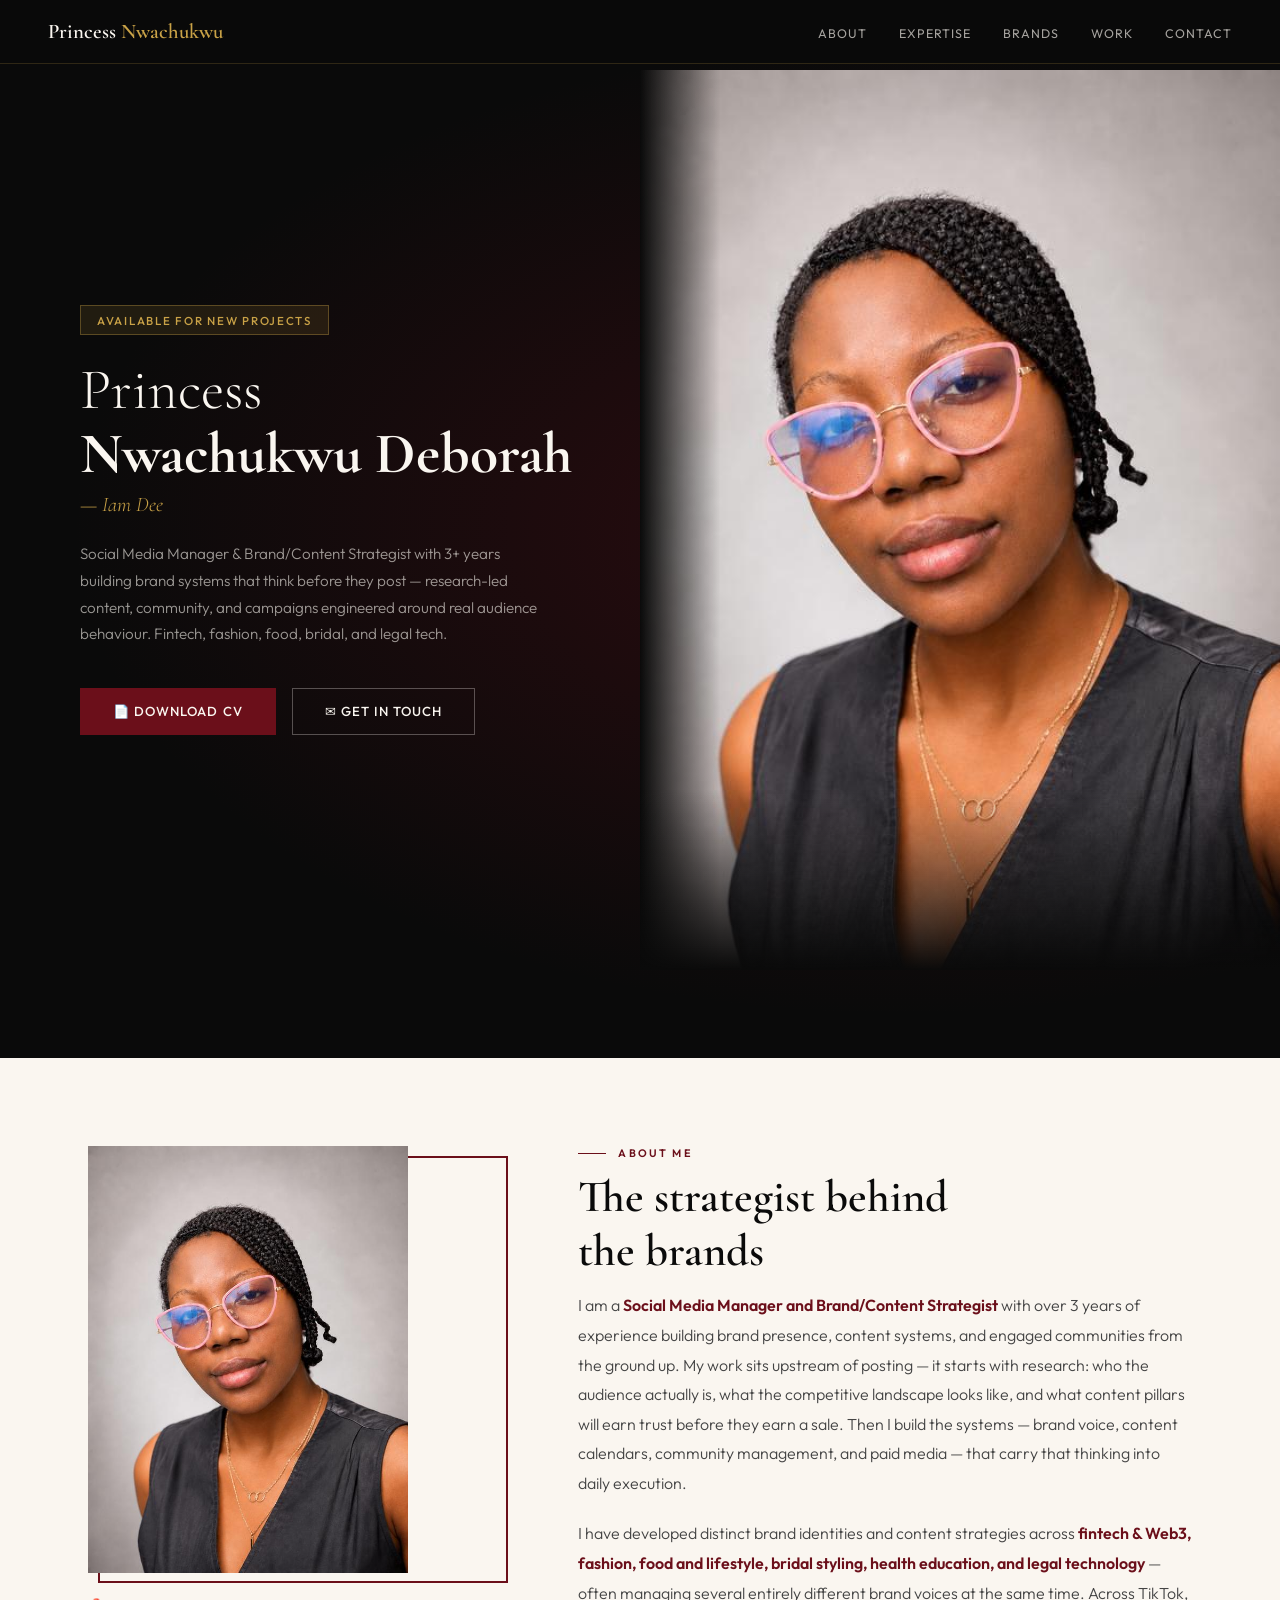
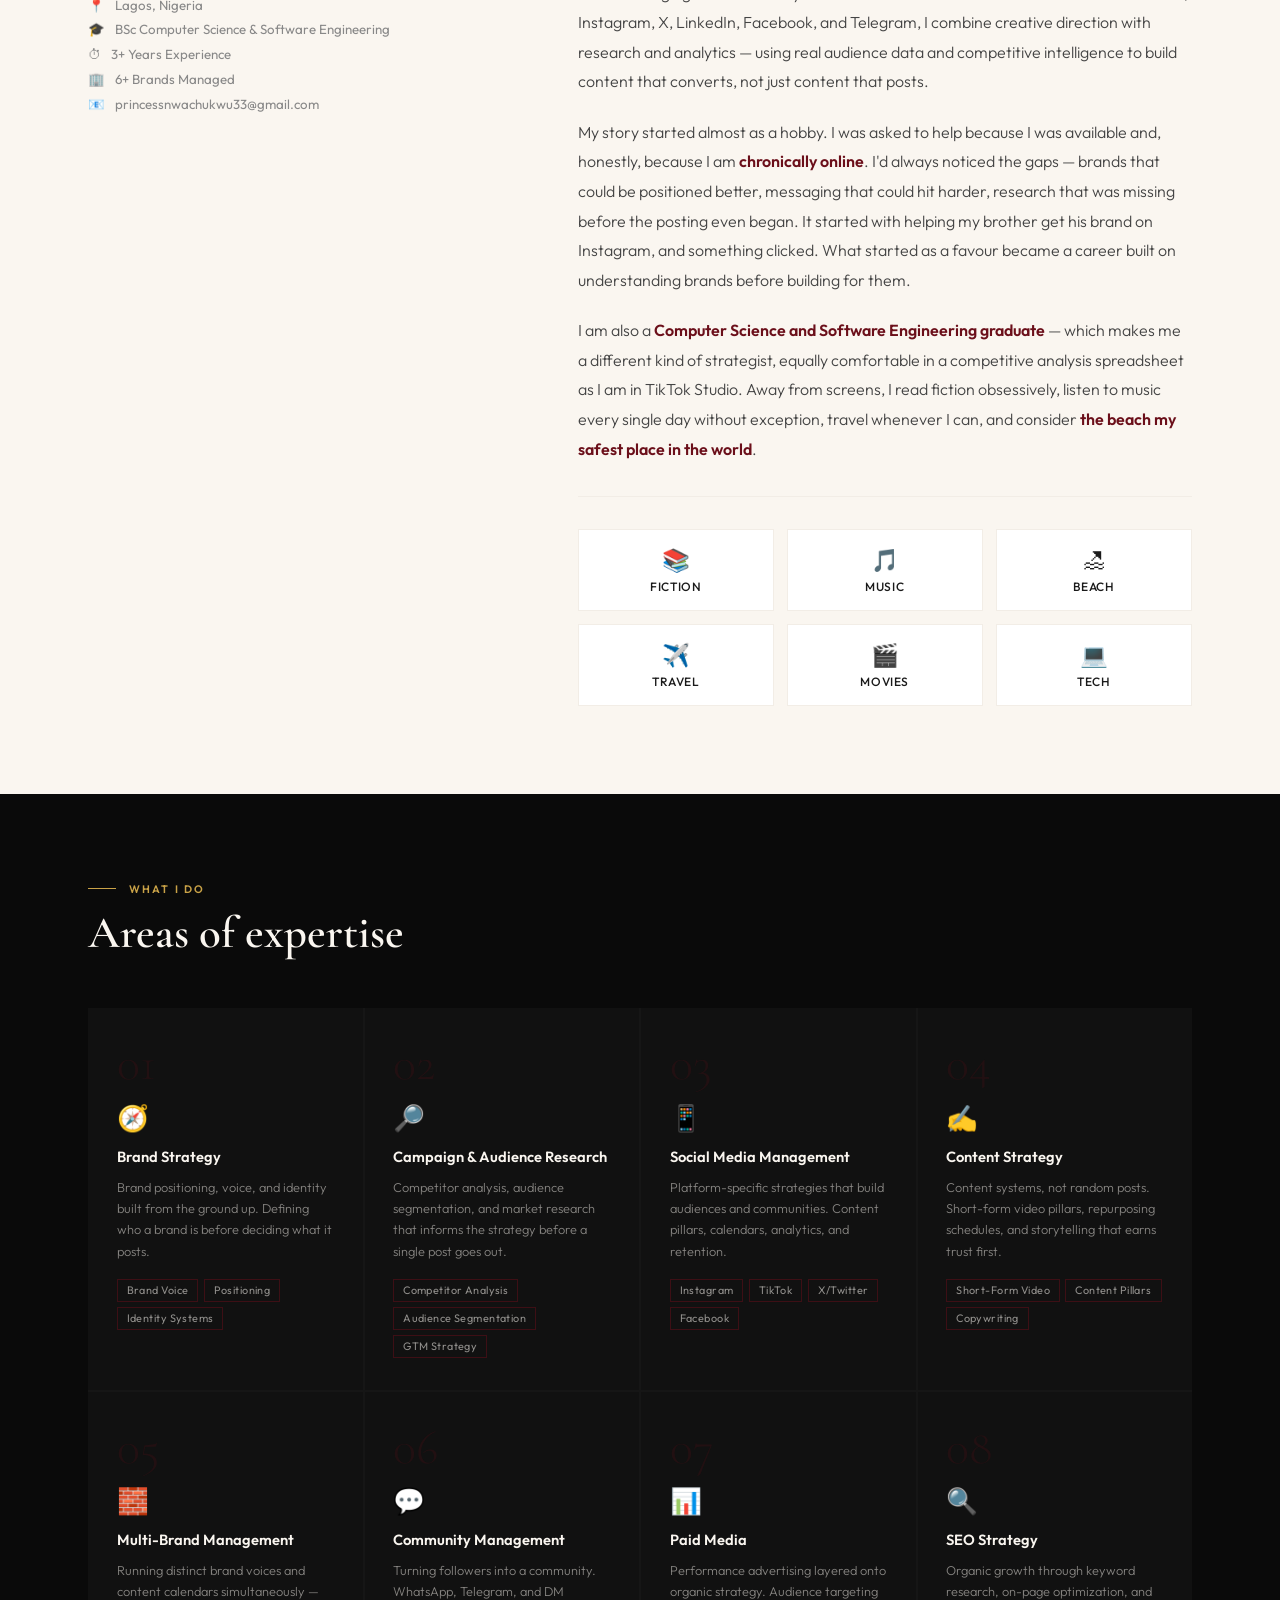
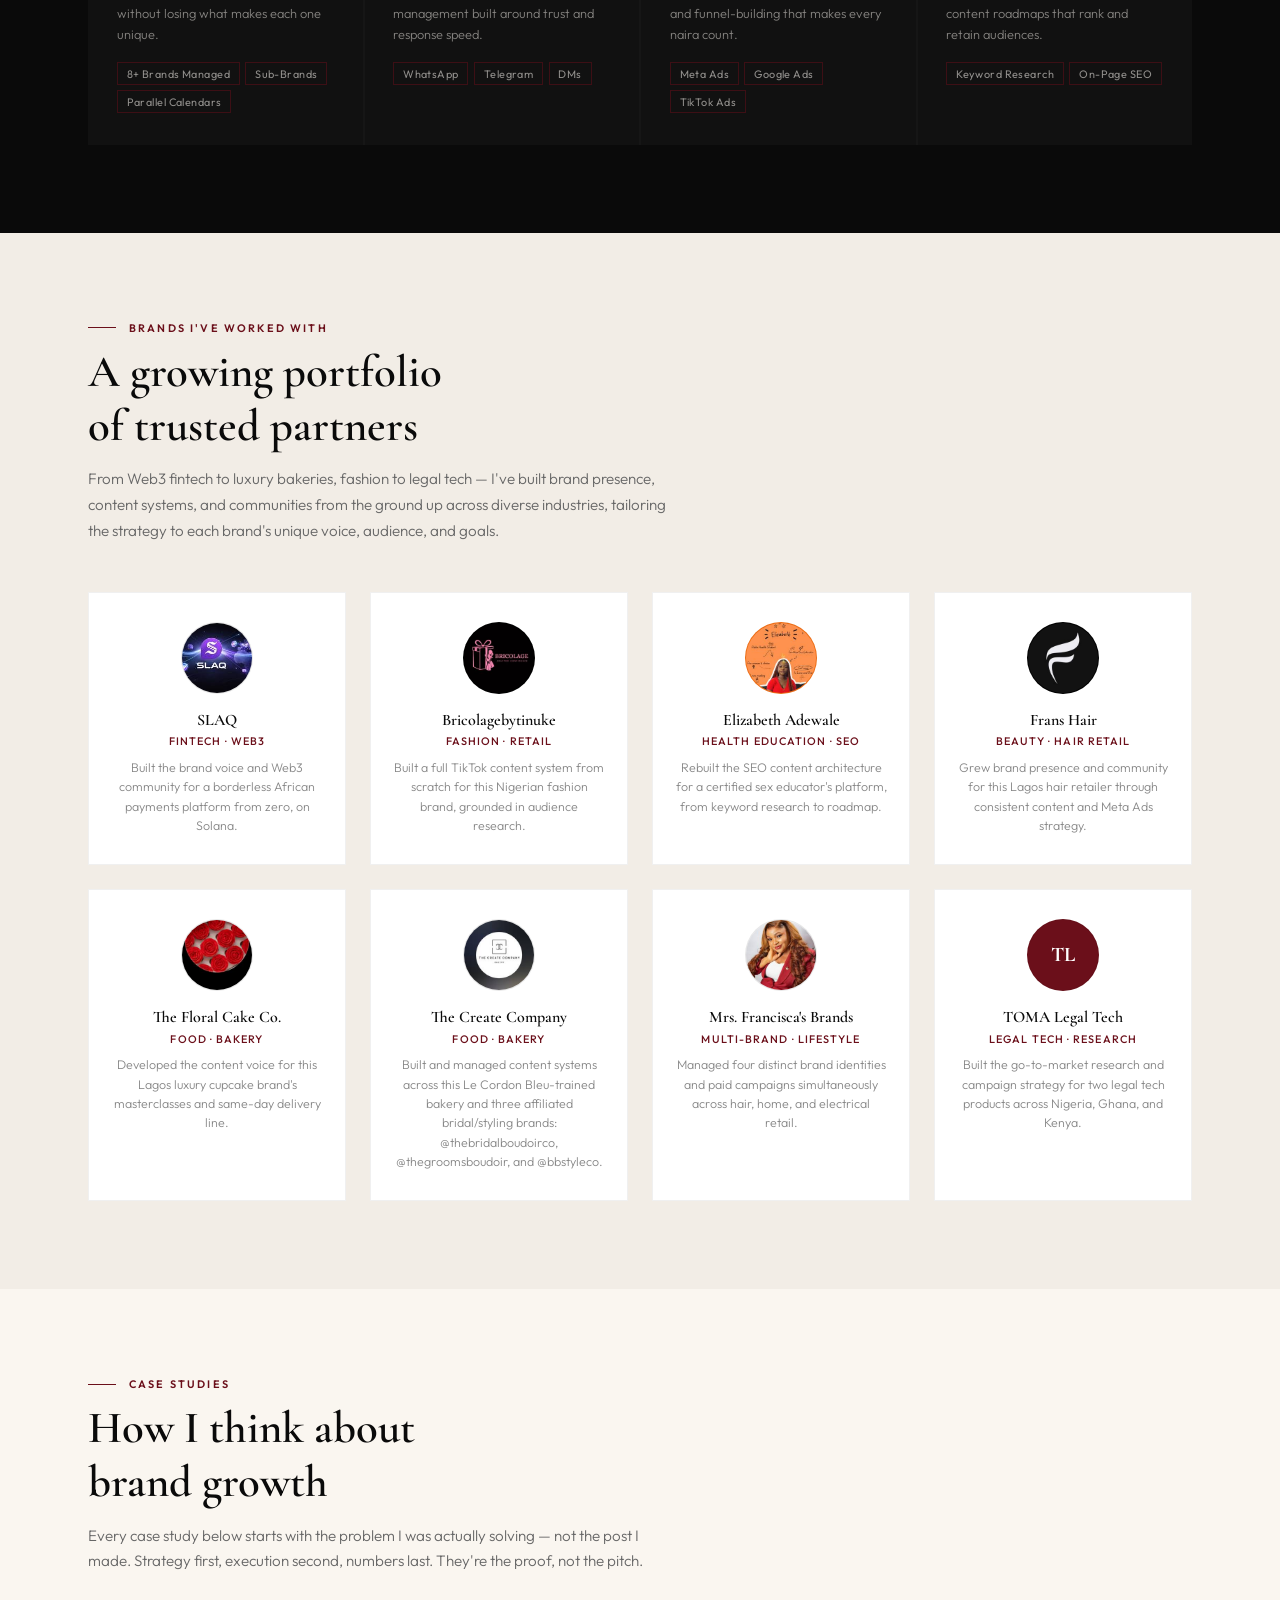
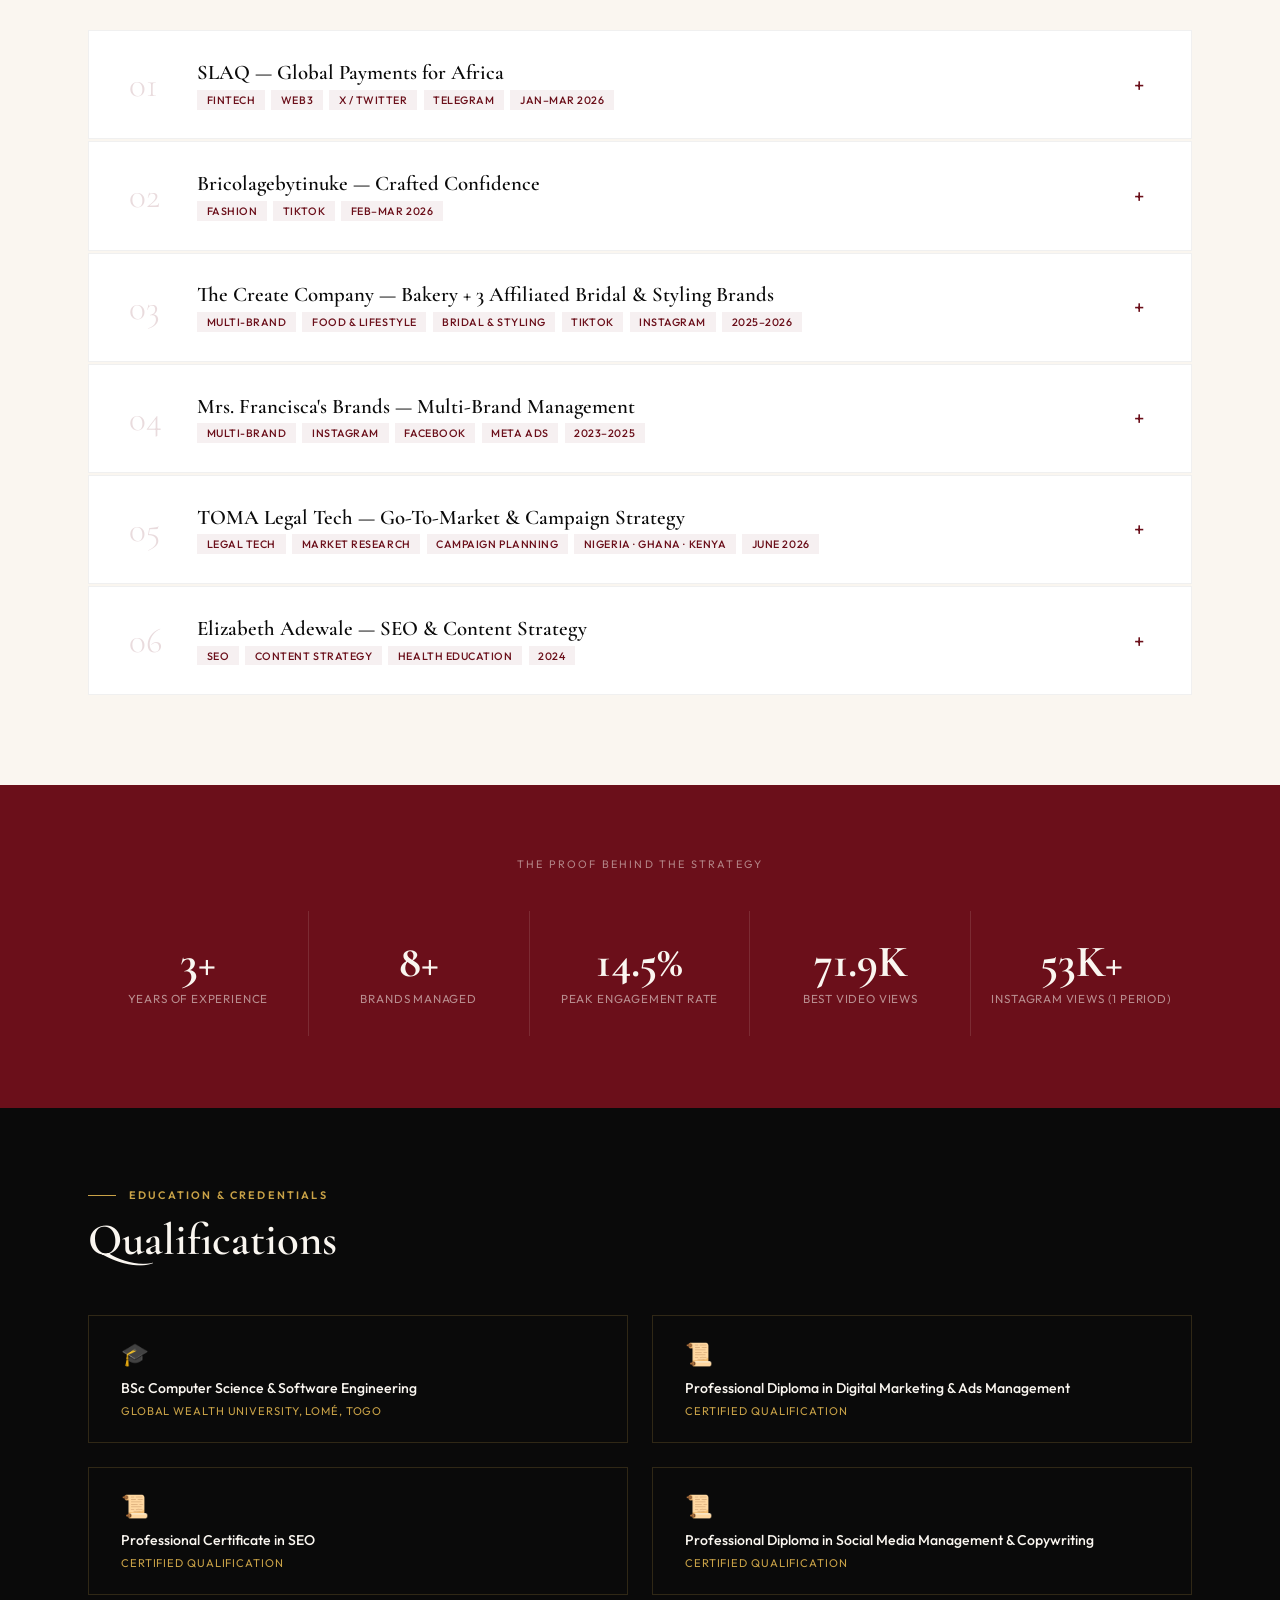
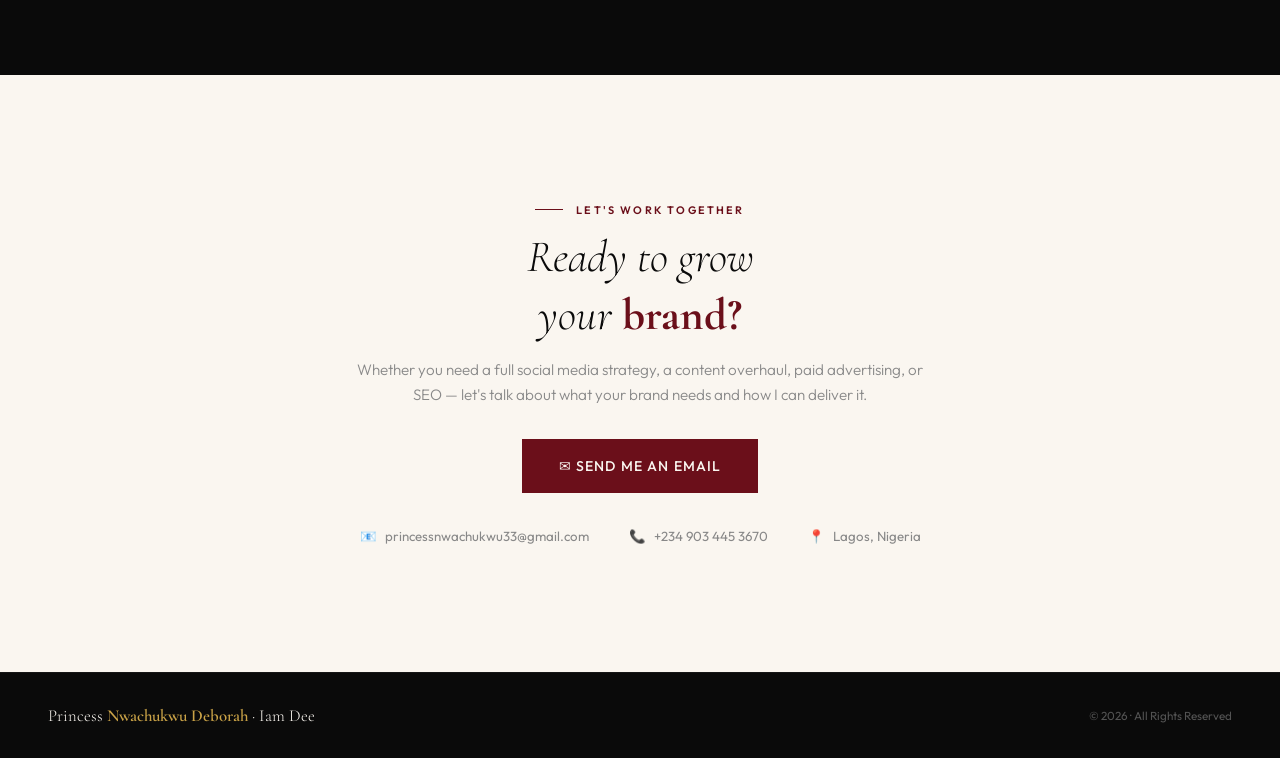
<file: princess_nwachukwu_portfolio-4.html>
<!DOCTYPE html>
<html lang="en">
<head>
<meta charset="UTF-8">
<meta name="viewport" content="width=device-width, initial-scale=1.0">
<title>Princess Nwachukwu Deborah | Iam Dee</title>
<link href="https://fonts.googleapis.com/css2?family=Cormorant+Garamond:ital,wght@0,300;0,400;0,600;0,700;1,300;1,400&family=Outfit:wght@300;400;500;600;700&display=swap" rel="stylesheet">
<style>
:root{--m:#6B0F1A;--ow:#FAF6F0;--ow2:#F2EDE6;--blk:#0A0A0A;--gold:#C9A247;--gray:#888;}
*{margin:0;padding:0;box-sizing:border-box;min-width:0;}
html{scroll-behavior:smooth;}
body{font-family:'Outfit',sans-serif;background:var(--ow);color:#1a1a1a;overflow-x:hidden;}

nav{position:fixed;top:0;left:0;right:0;z-index:1000;display:flex;justify-content:space-between;align-items:center;padding:1.2rem 3rem;background:rgba(10,10,10,0.97);backdrop-filter:blur(10px);border-bottom:1px solid rgba(201,162,71,0.2);}
.nav-logo{font-family:'Cormorant Garamond',serif;font-size:1.3rem;font-weight:600;color:var(--ow);}
.nav-logo span{color:var(--gold);}
.nav-links{display:flex;gap:2rem;list-style:none;}
.nav-links a{color:rgba(250,246,240,0.65);text-decoration:none;font-size:0.78rem;font-weight:400;letter-spacing:0.08em;text-transform:uppercase;transition:color 0.3s;}
.nav-links a:hover{color:var(--gold);}

#hero{min-height:100vh;background:var(--blk);display:grid;grid-template-columns:1fr 1fr;align-items:center;padding-top:70px;position:relative;overflow:hidden;}
#hero::before{content:'';position:absolute;inset:0;background:radial-gradient(ellipse at 70% 50%,rgba(107,15,26,0.35) 0%,transparent 65%);pointer-events:none;}
.hero-text{padding:4rem 3rem 4rem 5rem;z-index:2;animation:fadeInLeft 0.9s ease forwards;}
.hero-tag{display:inline-block;background:rgba(201,162,71,0.12);border:1px solid rgba(201,162,71,0.35);color:var(--gold);font-size:0.72rem;font-weight:500;letter-spacing:0.15em;text-transform:uppercase;padding:0.4rem 1rem;margin-bottom:1.5rem;}
.hero-name{font-family:'Cormorant Garamond',serif;font-size:clamp(2.5rem,4.5vw,4rem);font-weight:300;color:var(--ow);line-height:1.1;margin-bottom:0.4rem;}
.hero-name strong{font-weight:700;display:block;}
.hero-alias{font-family:'Cormorant Garamond',serif;font-size:1.3rem;font-style:italic;color:var(--gold);margin-bottom:1.5rem;font-weight:300;}
.hero-desc{font-size:0.95rem;color:rgba(250,246,240,0.6);line-height:1.75;max-width:460px;margin-bottom:2.5rem;font-weight:300;}
.hero-btns{display:flex;gap:1rem;flex-wrap:wrap;}
.hero-cta{display:inline-flex;align-items:center;gap:0.6rem;background:var(--m);color:var(--ow);text-decoration:none;padding:0.9rem 2rem;font-size:0.82rem;font-weight:500;letter-spacing:0.08em;text-transform:uppercase;border:1px solid var(--m);transition:all 0.3s;cursor:pointer;}
.hero-cta:hover{background:transparent;border-color:var(--gold);color:var(--gold);}
.hero-cta.outline{background:transparent;border-color:rgba(250,246,240,0.3);color:var(--ow);}
.hero-cta.outline:hover{border-color:var(--gold);color:var(--gold);}
.hero-image{position:relative;height:100vh;overflow:hidden;}
.hero-image img{width:100%;height:100%;object-fit:cover;object-position:center top;}
.hero-image::before{content:'';position:absolute;left:0;top:0;bottom:0;width:80px;background:linear-gradient(to right,var(--blk),transparent);z-index:2;}
.hero-image::after{content:'';position:absolute;bottom:0;left:0;right:0;height:180px;background:linear-gradient(to top,var(--blk),transparent);z-index:2;}

section{padding:5.5rem 0;}
.container{max-width:1200px;margin:0 auto;padding:0 3rem;}
.section-label{font-size:0.68rem;font-weight:600;letter-spacing:0.2em;text-transform:uppercase;color:var(--m);margin-bottom:0.7rem;display:flex;align-items:center;gap:0.8rem;}
.section-label::before{content:'';display:inline-block;width:28px;height:1px;background:var(--m);}
.section-title{font-family:'Cormorant Garamond',serif;font-size:clamp(1.9rem,3.5vw,2.8rem);font-weight:600;line-height:1.2;color:var(--blk);margin-bottom:0.8rem;}

#about{background:var(--ow);}
.about-grid{display:grid;grid-template-columns:1fr 1.5fr;gap:5rem;align-items:start;}
.about-left{position:sticky;top:100px;}
.about-photo-wrap{position:relative;margin-bottom:1.5rem;}
.about-photo-wrap img{width:100%;max-width:320px;aspect-ratio:3/4;object-fit:cover;object-position:top;display:block;}
.about-photo-wrap::after{content:'';position:absolute;bottom:-10px;right:-10px;left:10px;top:10px;border:2px solid var(--m);z-index:-1;}
.quick-facts{margin-top:1.5rem;display:flex;flex-direction:column;gap:0.55rem;}
.fact{display:flex;align-items:center;gap:0.6rem;font-size:0.83rem;color:var(--gray);}
.about-body{font-size:1rem;line-height:1.85;color:#444;font-weight:300;}
.about-body p{margin-bottom:1.3rem;}
.about-body strong{color:var(--m);font-weight:600;}
.interests-grid{display:grid;grid-template-columns:repeat(3,1fr);gap:0.8rem;margin-top:2rem;padding-top:2rem;border-top:1px solid var(--ow2);}
.int-item{text-align:center;padding:1rem;background:white;border:1px solid var(--ow2);transition:border-color 0.3s,transform 0.3s;}
.int-item:hover{border-color:var(--m);transform:translateY(-3px);}
.int-emoji{font-size:1.4rem;margin-bottom:0.3rem;}
.int-label{font-size:0.75rem;font-weight:500;text-transform:uppercase;letter-spacing:0.05em;}

#expertise{background:var(--blk);color:var(--ow);}
#expertise .section-title{color:var(--ow);}
#expertise .section-label{color:var(--gold);}
#expertise .section-label::before{background:var(--gold);}
.exp-grid{display:grid;grid-template-columns:repeat(4,1fr);gap:2px;margin-top:3rem;background:rgba(255,255,255,0.05);}
.exp-card{background:#111;padding:2rem 1.8rem;position:relative;overflow:hidden;transition:background 0.3s;}
.exp-card::before{content:'';position:absolute;bottom:0;left:0;right:0;height:2px;background:var(--m);transform:scaleX(0);transition:transform 0.3s;transform-origin:left;}
.exp-card:hover::before{transform:scaleX(1);}
.exp-card:hover{background:#161616;}
.exp-num{font-family:'Cormorant Garamond',serif;font-size:3rem;font-weight:300;color:rgba(107,15,26,0.2);line-height:1;margin-bottom:0.8rem;}
.exp-icon{font-size:1.6rem;margin-bottom:0.8rem;display:block;}
.exp-title{font-size:0.92rem;font-weight:600;color:var(--ow);margin-bottom:0.7rem;}
.exp-desc{font-size:0.8rem;line-height:1.65;color:rgba(250,246,240,0.5);font-weight:300;}
.exp-tags{margin-top:1.1rem;display:flex;flex-wrap:wrap;gap:0.35rem;}
.etag{font-size:0.68rem;padding:0.2rem 0.55rem;border:1px solid rgba(107,15,26,0.5);color:rgba(250,246,240,0.55);letter-spacing:0.04em;}

#brands{background:var(--ow2);}
.brands-intro{max-width:580px;margin-bottom:3rem;}
.brands-intro p{font-size:0.95rem;color:#666;line-height:1.7;font-weight:300;}
.brands-grid{display:grid;grid-template-columns:repeat(4,1fr);gap:1.5rem;}
.brand-card{background:white;border:1px solid rgba(0,0,0,0.06);padding:1.8rem 1.4rem;text-align:center;transition:all 0.3s;position:relative;overflow:hidden;}
.brand-card::before{content:'';position:absolute;top:0;left:0;right:0;height:3px;background:var(--m);transform:scaleX(0);transition:transform 0.3s;transform-origin:left;}
.brand-card:hover::before{transform:scaleX(1);}
.brand-card:hover{transform:translateY(-4px);box-shadow:0 10px 35px rgba(107,15,26,0.1);}
.brand-logo-wrap{width:72px;height:72px;margin:0 auto 1rem;border-radius:50%;overflow:hidden;background:#f5f5f5;display:flex;align-items:center;justify-content:center;border:1px solid rgba(0,0,0,0.06);}
.brand-logo-wrap img{width:100%;height:100%;object-fit:cover;}
.brand-name{font-family:'Cormorant Garamond',serif;font-size:1rem;font-weight:600;color:var(--blk);margin-bottom:0.3rem;}
.brand-industry{font-size:0.68rem;color:var(--m);font-weight:500;letter-spacing:0.1em;text-transform:uppercase;margin-bottom:0.6rem;}
.brand-desc{font-size:0.78rem;color:#888;line-height:1.55;font-weight:300;}

#work{background:var(--ow);}
.work-intro{max-width:580px;margin-bottom:3.5rem;}
.work-intro p{font-size:0.95rem;color:#666;line-height:1.7;font-weight:300;}
.case-study{margin-bottom:2px;border:1px solid rgba(0,0,0,0.06);background:white;}
.cs-header{padding:1.8rem 2.5rem;display:grid;grid-template-columns:auto 1fr auto;align-items:center;gap:1.5rem;cursor:pointer;transition:background 0.2s;}
.cs-header:hover{background:rgba(107,15,26,0.02);}
.cs-num{font-family:'Cormorant Garamond',serif;font-size:2.2rem;font-weight:300;color:rgba(107,15,26,0.15);line-height:1;min-width:44px;}
.cs-brand{font-family:'Cormorant Garamond',serif;font-size:1.3rem;font-weight:600;color:var(--blk);margin-bottom:0.3rem;}
.cs-tags{display:flex;gap:0.4rem;flex-wrap:wrap;}
.cs-tag{font-size:0.67rem;padding:0.18rem 0.6rem;background:rgba(107,15,26,0.06);color:var(--m);font-weight:500;letter-spacing:0.05em;text-transform:uppercase;}
.cs-toggle{font-size:1.2rem;color:var(--m);transition:transform 0.3s;min-width:24px;text-align:center;}
.cs-toggle.open{transform:rotate(45deg);}
.cs-body{display:none;padding:0 2.5rem 2.5rem;border-top:1px solid rgba(0,0,0,0.05);}
.cs-body.open{display:block;}
.cs-grid{display:grid;grid-template-columns:repeat(3,minmax(0,1fr));gap:2rem;padding-top:2rem;}
.cs-section-title{font-size:0.68rem;font-weight:600;letter-spacing:0.15em;text-transform:uppercase;color:var(--m);margin-bottom:0.7rem;padding-bottom:0.4rem;border-bottom:1px solid rgba(107,15,26,0.1);}
.cs-text{overflow-wrap:break-word;word-wrap:break-word;font-size:0.86rem;line-height:1.7;color:#555;font-weight:300;}
.cs-metrics{display:grid;grid-template-columns:repeat(3,minmax(0,1fr));gap:1rem;margin-top:1.5rem;padding-top:1.5rem;border-top:1px solid rgba(0,0,0,0.06);grid-column:1/-1;}
.metric-box{min-width:0;background:var(--ow);border:1px solid rgba(0,0,0,0.05);padding:1.1rem;text-align:center;position:relative;}
.metric-box::before{content:'';position:absolute;top:0;left:0;right:0;height:2px;background:var(--m);}
.metric-value{overflow-wrap:break-word;word-wrap:break-word;font-family:'Cormorant Garamond',serif;font-size:1.8rem;font-weight:700;color:var(--m);line-height:1;margin-bottom:0.3rem;}
.metric-label{overflow-wrap:break-word;word-wrap:break-word;font-size:0.7rem;color:#888;letter-spacing:0.04em;text-transform:uppercase;}

#stats{background:var(--m);padding:4.5rem 0;}
.stats-label{text-align:center;font-size:0.68rem;letter-spacing:0.2em;text-transform:uppercase;color:rgba(250,246,240,0.5);margin-bottom:2.5rem;}
.stats-grid{display:grid;grid-template-columns:repeat(5,1fr);}
.stat-item{text-align:center;padding:1.8rem 1rem;border-right:1px solid rgba(250,246,240,0.12);}
.stat-item:last-child{border-right:none;}
.stat-number{font-family:'Cormorant Garamond',serif;font-size:clamp(2.2rem,3.5vw,3.5rem);font-weight:700;color:var(--ow);line-height:1;margin-bottom:0.4rem;}
.stat-label{font-size:0.73rem;color:rgba(250,246,240,0.55);letter-spacing:0.07em;text-transform:uppercase;line-height:1.4;}

#certs{background:var(--blk);padding:5rem 0;}
#certs .section-title{color:var(--ow);}
#certs .section-label{color:var(--gold);}
#certs .section-label::before{background:var(--gold);}
.certs-grid{display:grid;grid-template-columns:repeat(2,1fr);gap:1.5rem;margin-top:3rem;}
.cert-card{border:1px solid rgba(201,162,71,0.2);padding:1.5rem 2rem;transition:border-color 0.3s;}
.cert-card:hover{border-color:var(--gold);}
.cert-icon{font-size:1.4rem;margin-bottom:0.7rem;}
.cert-title{font-size:0.88rem;font-weight:500;color:var(--ow);line-height:1.4;margin-bottom:0.3rem;}
.cert-type{font-size:0.7rem;color:var(--gold);letter-spacing:0.08em;text-transform:uppercase;}

#contact{background:var(--ow);padding:8rem 0;text-align:center;}
.contact-inner{max-width:580px;margin:0 auto;}
.contact-tagline{font-family:'Cormorant Garamond',serif;font-size:clamp(1.9rem,3.5vw,2.8rem);font-weight:300;color:var(--blk);line-height:1.3;margin-bottom:0.8rem;font-style:italic;}
.contact-tagline strong{font-style:normal;font-weight:700;color:var(--m);}
.contact-sub{font-size:0.95rem;color:#888;margin-bottom:2rem;font-weight:300;line-height:1.65;}
.contact-btn{display:inline-flex;align-items:center;gap:0.7rem;background:var(--m);color:var(--ow);text-decoration:none;padding:1rem 2.2rem;font-size:0.88rem;font-weight:500;letter-spacing:0.08em;text-transform:uppercase;transition:all 0.3s;border:2px solid var(--m);}
.contact-btn:hover{background:transparent;color:var(--m);}
.contact-details{margin-top:2.2rem;display:flex;justify-content:center;gap:2.5rem;flex-wrap:wrap;}
.cdet{display:flex;align-items:center;gap:0.5rem;font-size:0.83rem;color:#888;}
.cdet span:first-child{color:var(--m);}

footer{background:var(--blk);padding:2rem 3rem;display:flex;justify-content:space-between;align-items:center;border-top:1px solid rgba(255,255,255,0.05);}
.footer-brand{font-family:'Cormorant Garamond',serif;font-size:1.05rem;color:var(--ow);font-weight:300;}
.footer-brand span{color:var(--gold);font-weight:600;}
.footer-copy{font-size:0.73rem;color:rgba(255,255,255,0.3);}

.fade-up{opacity:0;transform:translateY(25px);transition:opacity 0.65s ease,transform 0.65s ease;}
.fade-up.visible{opacity:1;transform:translateY(0);}
@keyframes fadeInLeft{from{opacity:0;transform:translateX(-25px);}to{opacity:1;transform:translateX(0);}}

@media(max-width:1024px){
  #hero{grid-template-columns:1fr;}
  .hero-text{padding:7rem 2rem 3rem;text-align:center;}
  .hero-image{height:60vh;}
  .about-grid{grid-template-columns:1fr;gap:2.5rem;}
  .about-left{position:static;}
  .exp-grid{grid-template-columns:1fr 1fr;}
  .brands-grid{grid-template-columns:repeat(3,1fr);}
  .stats-grid{grid-template-columns:repeat(3,1fr);}
  .certs-grid{grid-template-columns:1fr;}
}
@media(max-width:768px){
  nav{padding:1rem 1.5rem;}
  .nav-links{display:none;}
  .container{padding:0 1.5rem;}
  .exp-grid{grid-template-columns:1fr;}
  .brands-grid{grid-template-columns:1fr 1fr;}
  .cs-grid{grid-template-columns:minmax(0,1fr);}
  .cs-metrics{grid-template-columns:repeat(2,minmax(0,1fr));}
  .stats-grid{grid-template-columns:1fr 1fr;}
  footer{flex-direction:column;gap:0.8rem;text-align:center;}
}
</style>
</head>
<body>

<nav>
  <div class="nav-logo">Princess <span>Nwachukwu</span></div>
  <ul class="nav-links">
    <li><a href="#about">About</a></li>
    <li><a href="#expertise">Expertise</a></li>
    <li><a href="#brands">Brands</a></li>
    <li><a href="#work">Work</a></li>
    <li><a href="#contact">Contact</a></li>
  </ul>
</nav>

<section id="hero">
  <div class="hero-text">
    <div class="hero-tag">Available for New Projects</div>
    <h1 class="hero-name">Princess<strong>Nwachukwu Deborah</strong></h1>
    <p class="hero-alias">— Iam Dee</p>
    <p class="hero-desc">Social Media Manager &amp; Brand/Content Strategist with 3+ years building brand systems that think before they post — research-led content, community, and campaigns engineered around real audience behaviour. Fintech, fashion, food, bridal, and legal tech.</p>
    <div class="hero-btns">
      <a href="#" id="cvDownloadBtn" class="hero-cta">📄 Download CV</a>
      <a href="mailto:princessnwachukwu33@gmail.com" id="heroEmailBtn" class="hero-cta outline">✉ Get in Touch</a>
    </div>
  </div>
  <div class="hero-image">
    <img src="[data-uri]" alt="Princess Nwachukwu Deborah">
  </div>
</section>

<section id="about">
  <div class="container">
    <div class="about-grid">
      <div class="about-left fade-up">
        <div class="about-photo-wrap">
          <img src="[data-uri]" alt="Princess Nwachukwu Deborah">
        </div>
        <div class="quick-facts">
          <div class="fact"><span>📍</span><span>Lagos, Nigeria</span></div>
          <div class="fact"><span>🎓</span><span>BSc Computer Science &amp; Software Engineering</span></div>
          <div class="fact"><span>⏱</span><span>3+ Years Experience</span></div>
          <div class="fact"><span>🏢</span><span>6+ Brands Managed</span></div>
          <div class="fact"><span>📧</span><span>princessnwachukwu33@gmail.com</span></div>
        </div>
      </div>
      <div class="fade-up">
        <div class="section-label">About Me</div>
        <h2 class="section-title">The strategist behind<br>the brands</h2>
        <div class="about-body">
          <p>I am a <strong>Social Media Manager and Brand/Content Strategist</strong> with over 3 years of experience building brand presence, content systems, and engaged communities from the ground up. My work sits upstream of posting — it starts with research: who the audience actually is, what the competitive landscape looks like, and what content pillars will earn trust before they earn a sale. Then I build the systems — brand voice, content calendars, community management, and paid media — that carry that thinking into daily execution.</p>
          <p>I have developed distinct brand identities and content strategies across <strong>fintech &amp; Web3, fashion, food and lifestyle, bridal styling, health education, and legal technology</strong> — often managing several entirely different brand voices at the same time. Across TikTok, Instagram, X, LinkedIn, Facebook, and Telegram, I combine creative direction with research and analytics — using real audience data and competitive intelligence to build content that converts, not just content that posts.</p>
          <p>My story started almost as a hobby. I was asked to help because I was available and, honestly, because I am <strong>chronically online</strong>. I'd always noticed the gaps — brands that could be positioned better, messaging that could hit harder, research that was missing before the posting even began. It started with helping my brother get his brand on Instagram, and something clicked. What started as a favour became a career built on understanding brands before building for them.</p>
          <p>I am also a <strong>Computer Science and Software Engineering graduate</strong> — which makes me a different kind of strategist, equally comfortable in a competitive analysis spreadsheet as I am in TikTok Studio. Away from screens, I read fiction obsessively, listen to music every single day without exception, travel whenever I can, and consider <strong>the beach my safest place in the world</strong>.</p>
        </div>
        <div class="interests-grid">
          <div class="int-item"><div class="int-emoji">📚</div><div class="int-label">Fiction</div></div>
          <div class="int-item"><div class="int-emoji">🎵</div><div class="int-label">Music</div></div>
          <div class="int-item"><div class="int-emoji">🏖</div><div class="int-label">Beach</div></div>
          <div class="int-item"><div class="int-emoji">✈️</div><div class="int-label">Travel</div></div>
          <div class="int-item"><div class="int-emoji">🎬</div><div class="int-label">Movies</div></div>
          <div class="int-item"><div class="int-emoji">💻</div><div class="int-label">Tech</div></div>
        </div>
      </div>
    </div>
  </div>
</section>

<section id="expertise">
  <div class="container">
    <div class="section-label">What I Do</div>
    <h2 class="section-title">Areas of expertise</h2>
    <div class="exp-grid">
      <div class="exp-card fade-up"><div class="exp-num">01</div><span class="exp-icon">🧭</span><div class="exp-title">Brand Strategy</div><div class="exp-desc">Brand positioning, voice, and identity built from the ground up. Defining who a brand is before deciding what it posts.</div><div class="exp-tags"><span class="etag">Brand Voice</span><span class="etag">Positioning</span><span class="etag">Identity Systems</span></div></div>
      <div class="exp-card fade-up"><div class="exp-num">02</div><span class="exp-icon">🔎</span><div class="exp-title">Campaign &amp; Audience Research</div><div class="exp-desc">Competitor analysis, audience segmentation, and market research that informs the strategy before a single post goes out.</div><div class="exp-tags"><span class="etag">Competitor Analysis</span><span class="etag">Audience Segmentation</span><span class="etag">GTM Strategy</span></div></div>
      <div class="exp-card fade-up"><div class="exp-num">03</div><span class="exp-icon">📱</span><div class="exp-title">Social Media Management</div><div class="exp-desc">Platform-specific strategies that build audiences and communities. Content pillars, calendars, analytics, and retention.</div><div class="exp-tags"><span class="etag">Instagram</span><span class="etag">TikTok</span><span class="etag">X/Twitter</span><span class="etag">Facebook</span></div></div>
      <div class="exp-card fade-up"><div class="exp-num">04</div><span class="exp-icon">✍️</span><div class="exp-title">Content Strategy</div><div class="exp-desc">Content systems, not random posts. Short-form video pillars, repurposing schedules, and storytelling that earns trust first.</div><div class="exp-tags"><span class="etag">Short-Form Video</span><span class="etag">Content Pillars</span><span class="etag">Copywriting</span></div></div>
      <div class="exp-card fade-up"><div class="exp-num">05</div><span class="exp-icon">🧱</span><div class="exp-title">Multi-Brand Management</div><div class="exp-desc">Running distinct brand voices and content calendars simultaneously — without losing what makes each one unique.</div><div class="exp-tags"><span class="etag">8+ Brands Managed</span><span class="etag">Sub-Brands</span><span class="etag">Parallel Calendars</span></div></div>
      <div class="exp-card fade-up"><div class="exp-num">06</div><span class="exp-icon">💬</span><div class="exp-title">Community Management</div><div class="exp-desc">Turning followers into a community. WhatsApp, Telegram, and DM management built around trust and response speed.</div><div class="exp-tags"><span class="etag">WhatsApp</span><span class="etag">Telegram</span><span class="etag">DMs</span></div></div>
      <div class="exp-card fade-up"><div class="exp-num">07</div><span class="exp-icon">📊</span><div class="exp-title">Paid Media</div><div class="exp-desc">Performance advertising layered onto organic strategy. Audience targeting and funnel-building that makes every naira count.</div><div class="exp-tags"><span class="etag">Meta Ads</span><span class="etag">Google Ads</span><span class="etag">TikTok Ads</span></div></div>
      <div class="exp-card fade-up"><div class="exp-num">08</div><span class="exp-icon">🔍</span><div class="exp-title">SEO Strategy</div><div class="exp-desc">Organic growth through keyword research, on-page optimization, and content roadmaps that rank and retain audiences.</div><div class="exp-tags"><span class="etag">Keyword Research</span><span class="etag">On-Page SEO</span></div></div>
    </div>
  </div>
</section>

<section id="brands">
  <div class="container">
    <div class="section-label">Brands I've Worked With</div>
    <h2 class="section-title">A growing portfolio<br>of trusted partners</h2>
    <div class="brands-intro"><p>From Web3 fintech to luxury bakeries, fashion to legal tech — I've built brand presence, content systems, and communities from the ground up across diverse industries, tailoring the strategy to each brand's unique voice, audience, and goals.</p></div>
    <div class="brands-grid">
      <div class="brand-card fade-up"><div class="brand-logo-wrap"><img src="[data-uri]" alt="SLAQ"></div><div class="brand-name">SLAQ</div><div class="brand-industry">Fintech · Web3</div><div class="brand-desc">Built the brand voice and Web3 community for a borderless African payments platform from zero, on Solana.</div></div>
      <div class="brand-card fade-up"><div class="brand-logo-wrap" style="background:#000;"><img src="[data-uri]" alt="Bricolagebytinuke"></div><div class="brand-name">Bricolagebytinuke</div><div class="brand-industry">Fashion · Retail</div><div class="brand-desc">Built a full TikTok content system from scratch for this Nigerian fashion brand, grounded in audience research.</div></div>
      <div class="brand-card fade-up"><div class="brand-logo-wrap" style="background:#f97316;"><img src="[data-uri]" alt="Elizabeth Adewale"></div><div class="brand-name">Elizabeth Adewale</div><div class="brand-industry">Health Education · SEO</div><div class="brand-desc">Rebuilt the SEO content architecture for a certified sex educator's platform, from keyword research to roadmap.</div></div>
      <div class="brand-card fade-up"><div class="brand-logo-wrap" style="background:#000;"><img src="[data-uri]" alt="Frans Hair"></div><div class="brand-name">Frans Hair</div><div class="brand-industry">Beauty · Hair Retail</div><div class="brand-desc">Grew brand presence and community for this Lagos hair retailer through consistent content and Meta Ads strategy.</div></div>
      <div class="brand-card fade-up"><div class="brand-logo-wrap"><img src="[data-uri]" alt="Floral Cake Co"></div><div class="brand-name">The Floral Cake Co.</div><div class="brand-industry">Food · Bakery</div><div class="brand-desc">Developed the content voice for this Lagos luxury cupcake brand's masterclasses and same-day delivery line.</div></div>
      <div class="brand-card fade-up"><div class="brand-logo-wrap"><img src="[data-uri]" alt="The Create Company"></div><div class="brand-name">The Create Company</div><div class="brand-industry">Food · Bakery</div><div class="brand-desc">Built and managed content systems across this Le Cordon Bleu-trained bakery and three affiliated bridal/styling brands: @thebridalboudoirco, @thegroomsboudoir, and @bbstyleco.</div></div>
      <div class="brand-card fade-up"><div class="brand-logo-wrap"><img src="[data-uri]" alt="Mrs Francisca"></div><div class="brand-name">Mrs. Francisca's Brands</div><div class="brand-industry">Multi-Brand · Lifestyle</div><div class="brand-desc">Managed four distinct brand identities and paid campaigns simultaneously across hair, home, and electrical retail.</div></div>
      <div class="brand-card fade-up"><div class="brand-logo-wrap" style="background:#6B0F1A;"><span style="color:#fff;font-family:'Cormorant Garamond',serif;font-weight:700;font-size:1.3rem;">TL</span></div><div class="brand-name">TOMA Legal Tech</div><div class="brand-industry">Legal Tech · Research</div><div class="brand-desc">Built the go-to-market research and campaign strategy for two legal tech products across Nigeria, Ghana, and Kenya.</div></div>
    </div>
  </div>
</section>

<section id="work">
  <div class="container">
    <div class="section-label">Case Studies</div>
    <h2 class="section-title">How I think about<br>brand growth</h2>
    <div class="work-intro"><p>Every case study below starts with the problem I was actually solving — not the post I made. Strategy first, execution second, numbers last. They're the proof, not the pitch.</p></div>

    <div class="case-study fade-up">
      <div class="cs-header" onclick="toggleCase(this)">
        <div class="cs-num">01</div>
        <div><div class="cs-brand">SLAQ — Global Payments for Africa</div><div class="cs-tags"><span class="cs-tag">Fintech</span><span class="cs-tag">Web3</span><span class="cs-tag">X / Twitter</span><span class="cs-tag">Telegram</span><span class="cs-tag">Jan–Mar 2026</span></div></div>
        <div class="cs-toggle">+</div>
      </div>
      <div class="cs-body">
        <div class="cs-grid">
          <div><div class="cs-section-title">The Strategic Problem</div><p class="cs-text">SLAQ was launching a borderless African payments product into a market that is structurally wary of Web3 and crypto. The real question wasn't "how do we post" — it was "how do you earn trust for a blockchain product with zero social proof?" Starting point: 9 X followers, 3 Telegram members.</p></div>
          <div><div class="cs-section-title">The Approach</div><p class="cs-text">Built a brand voice that led with education, not product. Complex blockchain payment features were translated into sharp, accessible copy that built understanding before asking for belief. Community tagging drove organic discovery, while daily, responsive Telegram management converted curiosity into trust.</p></div>
          <div><div class="cs-section-title">The Result</div><p class="cs-text">An engagement rate of 14.5% — nearly 10x the typical 1–3% benchmark for the space — shows this wasn't passive reach, it was an audience that actually cared. Trust was earned before it was asked for, and the numbers followed.</p></div>
          <div class="cs-metrics">
            <div class="metric-box"><div class="metric-value">+1,144%</div><div class="metric-label">X Follower Growth (9 → 112)</div></div>
            <div class="metric-box"><div class="metric-value">+2,267%</div><div class="metric-label">Telegram Growth (3 → 71)</div></div>
            <div class="metric-box"><div class="metric-value">14.5%</div><div class="metric-label">Engagement Rate (avg 1–3%)</div></div>
            <div class="metric-box"><div class="metric-value">10.7K</div><div class="metric-label">Total Impressions</div></div>
            <div class="metric-box"><div class="metric-value">1.5K</div><div class="metric-label">Total Engagements</div></div>
            <div class="metric-box"><div class="metric-value">1.6K</div><div class="metric-label">Best Post Impressions</div></div>
          </div>
        </div>
      </div>
    </div>

    <div class="case-study fade-up">
      <div class="cs-header" onclick="toggleCase(this)">
        <div class="cs-num">02</div>
        <div><div class="cs-brand">Bricolagebytinuke — Crafted Confidence</div><div class="cs-tags"><span class="cs-tag">Fashion</span><span class="cs-tag">TikTok</span><span class="cs-tag">Feb–Mar 2026</span></div></div>
        <div class="cs-toggle">+</div>
      </div>
      <div class="cs-body">
        <div class="cs-grid">
          <div><div class="cs-section-title">The Strategic Problem</div><p class="cs-text">A Nigerian fashion brand needed a TikTok presence from zero — 175 followers, no content history, no proof of what this audience even responds to. The job wasn't "post consistently," it was figure out, through testing, exactly what a style-savvy Nigerian audience wants to see — before scaling spend or effort behind it.</p></div>
          <div><div class="cs-section-title">The Approach</div><p class="cs-text">Built a multi-pillar content system — trending audio, styling videos, GRWM, behind-the-scenes process content, and a deliberate repurposing schedule — then used each month's analytics to refine the next. By month three, the data pointed clearly to process/craft content as the breakthrough format, so the content calendar was rebuilt around it.</p></div>
          <div><div class="cs-section-title">The Result</div><p class="cs-text">Comments and shares — the higher-value signals over passive views — grew 209% and 314% respectively across the engagement. A repurposed video outperformed both its originals by +562 views, +54 likes, and +5 saves, proving the repurposing strategy wasn't a guess — it was a system that worked.</p></div>
          <div class="cs-metrics">
            <div class="metric-box"><div class="metric-value">+132%</div><div class="metric-label">Follower Growth (175 → 406)</div></div>
            <div class="metric-box"><div class="metric-value">+206%</div><div class="metric-label">Views Growth (17K → 52K)</div></div>
            <div class="metric-box"><div class="metric-value">+314%</div><div class="metric-label">Shares Increase</div></div>
            <div class="metric-box"><div class="metric-value">+227%</div><div class="metric-label">Profile Visits (306 → 1,000)</div></div>
            <div class="metric-box"><div class="metric-value">+209%</div><div class="metric-label">Comments Growth</div></div>
            <div class="metric-box"><div class="metric-value">+103%</div><div class="metric-label">Saves Growth</div></div>
          </div>
        </div>
      </div>
    </div>

    <div class="case-study fade-up">
      <div class="cs-header" onclick="toggleCase(this)">
        <div class="cs-num">03</div>
        <div><div class="cs-brand">The Create Company — Bakery + 3 Affiliated Bridal &amp; Styling Brands</div><div class="cs-tags"><span class="cs-tag">Multi-Brand</span><span class="cs-tag">Food &amp; Lifestyle</span><span class="cs-tag">Bridal &amp; Styling</span><span class="cs-tag">TikTok</span><span class="cs-tag">Instagram</span><span class="cs-tag">2025–2026</span></div></div>
        <div class="cs-toggle">+</div>
      </div>
      <div class="cs-body">
        <div class="cs-grid">
          <div><div class="cs-section-title">The Strategic Problem</div><p class="cs-text">A Le Cordon Bleu-trained luxury bakery needed a digital presence that matched its product quality. The scope quickly expanded beyond the bakery itself to three affiliated bridal and styling brands under the same umbrella — each with a distinct audience, voice, and visual identity that needed to run independently and simultaneously without diluting one another or the parent brand.</p></div>
          <div><div class="cs-section-title">The Multi-Brand Approach</div><p class="cs-text">Built and managed four parallel content strategies under one roof: <strong>The Create Company</strong> (aesthetic bakery content and behind-the-scenes process), <strong>@thebridalboudoirco</strong> (destination bridal styling across Lagos), <strong>@thegroomsboudoir</strong> (groom styling and couple styling for destination weddings), and <strong>@bbstyleco</strong> (occasion and event styling). Each brand had its own content pillars, posting cadence, and voice — including culturally specific bridal moments (Igbo, Igala, Ghanaian) and destination wedding storytelling — all developed and executed at the same time.</p></div>
          <div><div class="cs-section-title">The Result</div><p class="cs-text">Running four brand identities simultaneously didn't dilute any of them. The Create Company's cultural moment — the IShowSpeed 21st-birthday-cake series — became its defining content arc at 71.9K views on the lead video. In parallel, @thebridalboudoirco grew to 182.8K TikTok likes. This is the clearest proof point of the ability to hold multiple brand voices distinctly and run them all at a high standard, at once.</p></div>
          <div class="cs-metrics">
            <div class="metric-box"><div class="metric-value">4</div><div class="metric-label">Brands Managed Simultaneously</div></div>
            <div class="metric-box"><div class="metric-value">+219%</div><div class="metric-label">TikTok Followers (1,301 → 4,144)</div></div>
            <div class="metric-box"><div class="metric-value">182.8K</div><div class="metric-label">@thebridalboudoirco TikTok Likes</div></div>
            <div class="metric-box"><div class="metric-value">71.9K</div><div class="metric-label">Top Video Views</div></div>
            <div class="metric-box"><div class="metric-value">53,839</div><div class="metric-label">Instagram Views (1 Period)</div></div>
            <div class="metric-box"><div class="metric-value">+401%</div><div class="metric-label">Accounts Reached Growth</div></div>
          </div>
        </div>
      </div>
    </div>

    <div class="case-study fade-up">
      <div class="cs-header" onclick="toggleCase(this)">
        <div class="cs-num">04</div>
        <div><div class="cs-brand">Mrs. Francisca's Brands — Multi-Brand Management</div><div class="cs-tags"><span class="cs-tag">Multi-Brand</span><span class="cs-tag">Instagram</span><span class="cs-tag">Facebook</span><span class="cs-tag">Meta Ads</span><span class="cs-tag">2023–2025</span></div></div>
        <div class="cs-toggle">+</div>
      </div>
      <div class="cs-body">
        <div class="cs-grid">
          <div><div class="cs-section-title">The Strategic Problem</div><p class="cs-text">Four genuinely different businesses — hair, beddings, electrical retail, and a personal brand — needed to grow simultaneously, each with its own audience and product category. The risk wasn't running out of content ideas. It was letting four brand voices blur into one generic feed.</p></div>
          <div><div class="cs-section-title">The Approach</div><p class="cs-text">Built fully independent strategies per brand — separate content calendars, separate Meta Ads targeting, and separate WhatsApp/Instagram/Facebook community management — so each audience experienced a brand that felt built specifically for them, not a shared template.</p></div>
          <div><div class="cs-section-title">The Result</div><p class="cs-text">Frans Hair grew from under 2,000 to 8,259 verified Instagram followers — over 300% growth — while the personal brand reached 5.7K Facebook followers. All four brands stayed active and converting for two consistent years, proving the multi-brand system held up over time, not just a single campaign cycle.</p></div>
          <div class="cs-metrics">
            <div class="metric-box"><div class="metric-value">8,259</div><div class="metric-label">Frans Hair Instagram Followers ✓</div></div>
            <div class="metric-box"><div class="metric-value">+300%</div><div class="metric-label">Frans Hair Follower Growth</div></div>
            <div class="metric-box"><div class="metric-value">5.7K</div><div class="metric-label">Personal Brand Facebook</div></div>
            <div class="metric-box"><div class="metric-value">4</div><div class="metric-label">Brands Managed Simultaneously</div></div>
            <div class="metric-box"><div class="metric-value">2 Yrs</div><div class="metric-label">Consistent Management</div></div>
            <div class="metric-box"><div class="metric-value">✓</div><div class="metric-label">Meta Ads · WhatsApp CRM · Strategy</div></div>
          </div>
        </div>
      </div>
    </div>

    <div class="case-study fade-up">
      <div class="cs-header" onclick="toggleCase(this)">
        <div class="cs-num">05</div>
        <div><div class="cs-brand">TOMA Legal Tech — Go-To-Market &amp; Campaign Strategy</div><div class="cs-tags"><span class="cs-tag">Legal Tech</span><span class="cs-tag">Market Research</span><span class="cs-tag">Campaign Planning</span><span class="cs-tag">Nigeria · Ghana · Kenya</span><span class="cs-tag">June 2026</span></div></div>
        <div class="cs-toggle">+</div>
      </div>
      <div class="cs-body">
        <div class="cs-grid">
          <div><div class="cs-section-title">The Strategic Problem</div><p class="cs-text">TOMA Legal Tech needed go-to-market strategies for two products — Retrieve, a legal research platform, and Certify, a compliance certification platform — on a shared, limited budget. The real challenge wasn't picking channels. It was identifying the single highest-urgency audience in each market and proving conversion before spreading budget thin across markets, products, and platforms.</p></div>
          <div><div class="cs-section-title">The Approach</div><p class="cs-text">Ran competitive analysis across 6 competitors (LawPavilion, JUDY, Legalpedia, ACAMS, and others), segmented audiences by urgency rather than size — final-year law students and sole practitioners for Retrieve, compliance officers facing a 2026 regulatory deadline for Certify — and built phased rollouts that proved conversion in Nigeria before expanding to Ghana and Kenya. Every channel recommendation was tied to a specific audience trigger, not a platform trend.</p></div>
          <div><div class="cs-section-title">The Result</div><p class="cs-text">Delivered two full campaign strategies with budget allocation logic, country-specific messaging, competitor positioning gaps, and measurement frameworks built around one north-star metric per product: paid subscribers and paid enrolments per spend — not views, not followers. Proof that the strategic thinking behind a content calendar works the same whether the product is a fashion brand or a legal research platform.</p></div>
          <div class="cs-metrics">
            <div class="metric-box"><div class="metric-value">2</div><div class="metric-label">Full GTM Strategies Delivered</div></div>
            <div class="metric-box"><div class="metric-value">6+</div><div class="metric-label">Competitors Analysed</div></div>
            <div class="metric-box"><div class="metric-value">3</div><div class="metric-label">Markets — Nigeria, Ghana, Kenya</div></div>
            <div class="metric-box"><div class="metric-value">4</div><div class="metric-label">Channels Mapped per Product</div></div>
            <div class="metric-box"><div class="metric-value">✓</div><div class="metric-label">Audience Segmentation by Urgency</div></div>
            <div class="metric-box"><div class="metric-value">✓</div><div class="metric-label">Measurement Frameworks Built</div></div>
          </div>
        </div>
      </div>
    </div>

    <div class="case-study fade-up">
      <div class="cs-header" onclick="toggleCase(this)">
        <div class="cs-num">06</div>
        <div><div class="cs-brand">Elizabeth Adewale — SEO &amp; Content Strategy</div><div class="cs-tags"><span class="cs-tag">SEO</span><span class="cs-tag">Content Strategy</span><span class="cs-tag">Health Education</span><span class="cs-tag">2024</span></div></div>
        <div class="cs-toggle">+</div>
      </div>
      <div class="cs-body">
        <div class="cs-grid">
          <div><div class="cs-section-title">The Strategic Problem</div><p class="cs-text">A health education platform covering sexual and reproductive health needed organic visibility — but ranking content in this niche required more than keywords. It needed technical precision and enough content sensitivity to build genuine authority without losing nuance.</p></div>
          <div><div class="cs-section-title">The Approach</div><p class="cs-text">Ran a full keyword gap analysis, restructured the page hierarchy around it, rewrote meta titles and descriptions, and built an internal linking system feeding a 4-week content roadmap — all tracked through Google Search Console and Analytics from day one.</p></div>
          <div><div class="cs-section-title">The Result</div><p class="cs-text">PageSpeed Insights scores hit 98/100 mobile and 100/100 desktop — a near-perfect technical foundation. Google Search Console flagged a milestone: 120 organic clicks in a single 28-day period, with average time on page up 35%, evidence the content itself was earning attention, not just rankings.</p></div>
          <div class="cs-metrics">
            <div class="metric-box"><div class="metric-value">+20%</div><div class="metric-label">Organic Traffic (Month-over-Month)</div></div>
            <div class="metric-box"><div class="metric-value">+35%</div><div class="metric-label">Avg. Time on Page</div></div>
            <div class="metric-box"><div class="metric-value">98/100</div><div class="metric-label">PageSpeed Mobile Score</div></div>
            <div class="metric-box"><div class="metric-value">100/100</div><div class="metric-label">PageSpeed Desktop Score</div></div>
            <div class="metric-box"><div class="metric-value">120</div><div class="metric-label">Google Search Clicks in 28 Days</div></div>
            <div class="metric-box"><div class="metric-value">85</div><div class="metric-label">SEO Score · 100 Best Practices</div></div>
          </div>
        </div>
      </div>
    </div>

  </div>
</section>

<section id="stats">
  <div class="container">
    <div class="stats-label">The Proof Behind the Strategy</div>
    <div class="stats-grid">
      <div class="stat-item"><div class="stat-number">3+</div><div class="stat-label">Years of Experience</div></div>
      <div class="stat-item"><div class="stat-number">8+</div><div class="stat-label">Brands Managed</div></div>
      <div class="stat-item"><div class="stat-number">14.5%</div><div class="stat-label">Peak Engagement Rate</div></div>
      <div class="stat-item"><div class="stat-number">71.9K</div><div class="stat-label">Best Video Views</div></div>
      <div class="stat-item"><div class="stat-number">53K+</div><div class="stat-label">Instagram Views (1 Period)</div></div>
    </div>
  </div>
</section>

<section id="certs">
  <div class="container">
    <div class="section-label">Education &amp; Credentials</div>
    <h2 class="section-title">Qualifications</h2>
    <div class="certs-grid">
      <div class="cert-card fade-up"><div class="cert-icon">🎓</div><div class="cert-title">BSc Computer Science &amp; Software Engineering</div><div class="cert-type">Global Wealth University, Lomé, Togo</div></div>
      <div class="cert-card fade-up"><div class="cert-icon">📜</div><div class="cert-title">Professional Diploma in Digital Marketing &amp; Ads Management</div><div class="cert-type">Certified Qualification</div></div>
      <div class="cert-card fade-up"><div class="cert-icon">📜</div><div class="cert-title">Professional Certificate in SEO</div><div class="cert-type">Certified Qualification</div></div>
      <div class="cert-card fade-up"><div class="cert-icon">📜</div><div class="cert-title">Professional Diploma in Social Media Management &amp; Copywriting</div><div class="cert-type">Certified Qualification</div></div>
    </div>
  </div>
</section>

<section id="contact">
  <div class="container">
    <div class="contact-inner">
      <div class="section-label" style="justify-content:center;">Let's Work Together</div>
      <h2 class="contact-tagline">Ready to grow<br>your <strong>brand?</strong></h2>
      <p class="contact-sub">Whether you need a full social media strategy, a content overhaul, paid advertising, or SEO — let's talk about what your brand needs and how I can deliver it.</p>
      <a href="mailto:princessnwachukwu33@gmail.com" id="footerEmailBtn" class="contact-btn">✉ Send Me an Email</a>
      <div class="contact-details">
        <div class="cdet"><span>📧</span><span>princessnwachukwu33@gmail.com</span></div>
        <div class="cdet"><span>📞</span><span>+234 903 445 3670</span></div>
        <div class="cdet"><span>📍</span><span>Lagos, Nigeria</span></div>
      </div>
    </div>
  </div>
</section>

<footer>
  <div class="footer-brand">Princess <span>Nwachukwu Deborah</span> · Iam Dee</div>
  <div class="footer-copy">© 2026 · All Rights Reserved</div>
</footer>

<script>
function toggleCase(header){
  const body=header.nextElementSibling;
  const toggle=header.querySelector('.cs-toggle');
  body.classList.toggle('open');
  toggle.classList.toggle('open');
}
const observer=new IntersectionObserver((entries)=>{
  entries.forEach(e=>{if(e.isIntersecting)e.target.classList.add('visible');});
},{threshold:0.08});
document.querySelectorAll('.fade-up').forEach(el=>observer.observe(el));
document.querySelectorAll('.brands-grid .brand-card,.exp-grid .exp-card,.certs-grid .cert-card').forEach((el,i)=>{
  el.style.transitionDelay=(i*0.08)+'s';
});
</script>

<script>
const CV_BASE64 = "[base64]/[base64]/[base64]/bCstR2RZYyU0OD5KR2tWT202QCRxOEFKPlVgPTFxT1hQPWQ3ZGFxJ2RgZ0smYWBfKlwxZk5yRlhDWDMiQTpBUz5yUT8zMGdhSiIjKFlsWzBePGQnQFkkMSctcTJjMS5cMUVSRmtQYT05bTRuSi5PSmcuTkRLNj5KLzUvRENqazwxZl8/[base64]/[base64]/QEVyWyIuOTQtVmltUysxVj8tKFVncUU6LlgsNlNbZEpiTzBkQ2trIXNNcCsyI3IsKTJmQlZFdTgxdT1YOWBBaTBRI2tmJC5nXV5zP0pgMWdlL3RkOyw/[base64]/[base64]/[base64]/[base64]/aChqVjo1P1VYIUNUJUdVay8/[base64]/[base64]/blRjXEw3XjpBNmdDPCo/cDtzcVVIKHI1XUNadXJEMjEvalZNQzhrdERgI0I2Ry1oPGlHNUhiVl9STVl0OzdSO0IlUUsoPktOOi1uKVdGN11jcFNRVFZaJjRCKDQnTlRbKSoraUckOFxjQS0pdU4rT1tXXGliSnBRRVc/[base64]/[base64]/W04nXnQ4O1QpZWlwUi4/[base64]/[base64]/[base64]/Wi9uTTJsPSFXbScrRGVUL2FqcmE0aW09PSVhZ05PXCE7dSFwUTo5bHRFKGItYFJJLClgTUZyQSRdJ1VJWGtlNklKYXQjQmFIOydrdU5wQCRdL2soOC5vRFk1bWxQR01Fb19cJTo/[base64]/OlZTWSM9LTxNRkwzNUgsLVBOaUd0L0E5UFc/PDAjRmMpTVlSTFkiYFkxbVg1ZWw2THA/[base64]/[base64]";
function downloadCV() {
  try {
    const byteChars = atob(CV_BASE64);
    const byteNumbers = new Array(byteChars.length);
    for (let i = 0; i < byteChars.length; i++) {
      byteNumbers[i] = byteChars.charCodeAt(i);
    }
    const byteArray = new Uint8Array(byteNumbers);
    const blob = new Blob([byteArray], { type: 'application/pdf' });
    const url = URL.createObjectURL(blob);
    const a = document.createElement('a');
    a.href = url;
    a.download = 'Princess_Nwachukwu_Deborah_CV.pdf';
    document.body.appendChild(a);
    a.click();
    document.body.removeChild(a);
    setTimeout(() => {
      // Fallback: also open in a new tab so the user can use their browser's
      // own save/share option if the direct download didn't trigger.
      window.open(url, '_blank');
      setTimeout(() => URL.revokeObjectURL(url), 60000);
    }, 150);
  } catch (e) {
    // Final fallback: open the raw data URI in a new tab
    window.open('data:application/pdf;base64,' + CV_BASE64, '_blank');
  }
}
document.getElementById('cvDownloadBtn').addEventListener('click', function(ev) {
  ev.preventDefault();
  downloadCV();
});
</script>

<script>
function handleEmailClick(ev) {
  const email = "princessnwachukwu33@gmail.com";
  // Try the standard mailto first
  window.location.href = "mailto:" + email;
  // As a safety net for restricted in-app browsers that block mailto,
  // copy the address to clipboard after a short delay and notify the user.
  setTimeout(function() {
    if (navigator.clipboard && navigator.clipboard.writeText) {
      navigator.clipboard.writeText(email).then(function() {
        showEmailToast("Email app didn't open? Address copied: " + email);
      }).catch(function() {});
    }
  }, 400);
}
function showEmailToast(message) {
  let toast = document.getElementById('emailToast');
  if (!toast) {
    toast = document.createElement('div');
    toast.id = 'emailToast';
    toast.style.cssText = 'position:fixed;bottom:24px;left:50%;transform:translateX(-50%);background:#1a1a1a;color:#FAF6F0;padding:0.9rem 1.4rem;border-radius:4px;font-family:Outfit,sans-serif;font-size:0.85rem;z-index:9999;box-shadow:0 4px 20px rgba(0,0,0,0.3);max-width:90vw;text-align:center;';
    document.body.appendChild(toast);
  }
  toast.textContent = message;
  toast.style.display = 'block';
  clearTimeout(toast._hideTimer);
  toast._hideTimer = setTimeout(function() { toast.style.display = 'none'; }, 4000);
}
document.getElementById('heroEmailBtn').addEventListener('click', function(ev) {
  ev.preventDefault();
  handleEmailClick(ev);
});
document.getElementById('footerEmailBtn').addEventListener('click', function(ev) {
  ev.preventDefault();
  handleEmailClick(ev);
});
</script>
</body>
</html>
</file>
